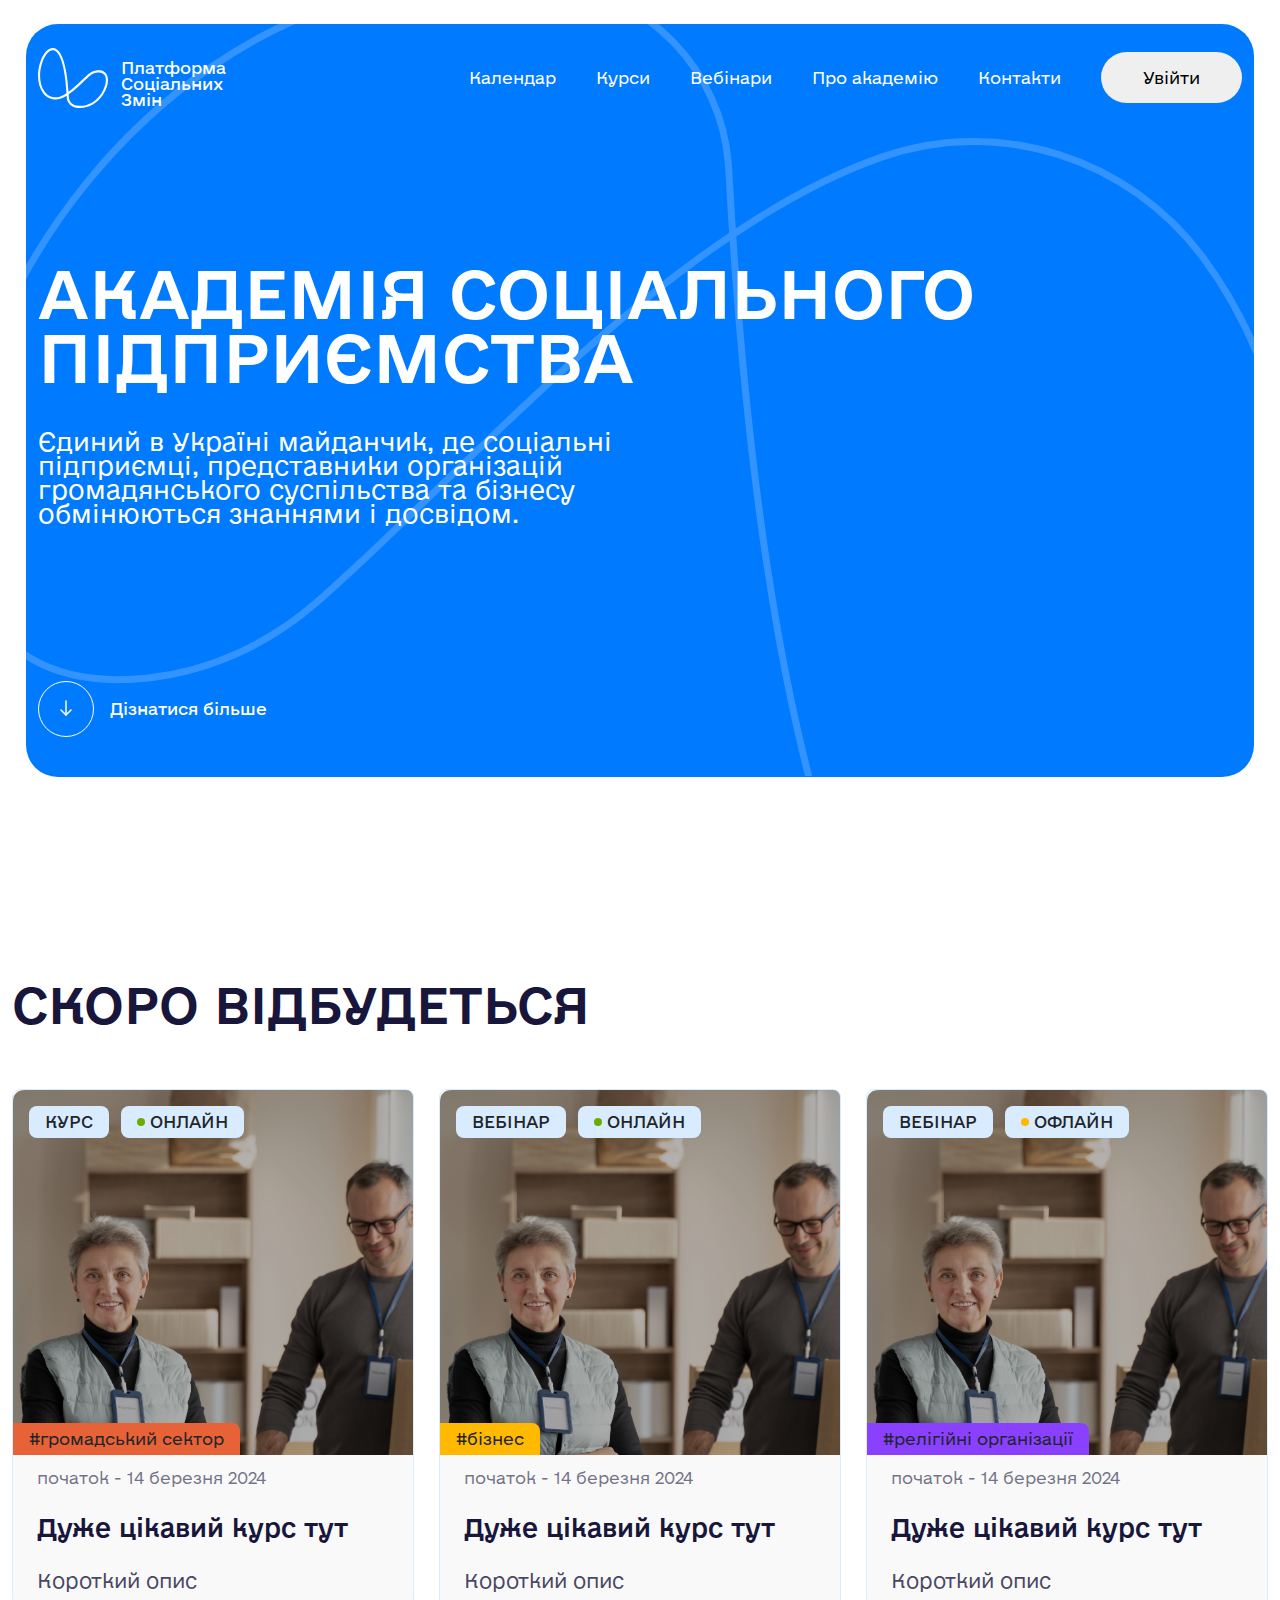
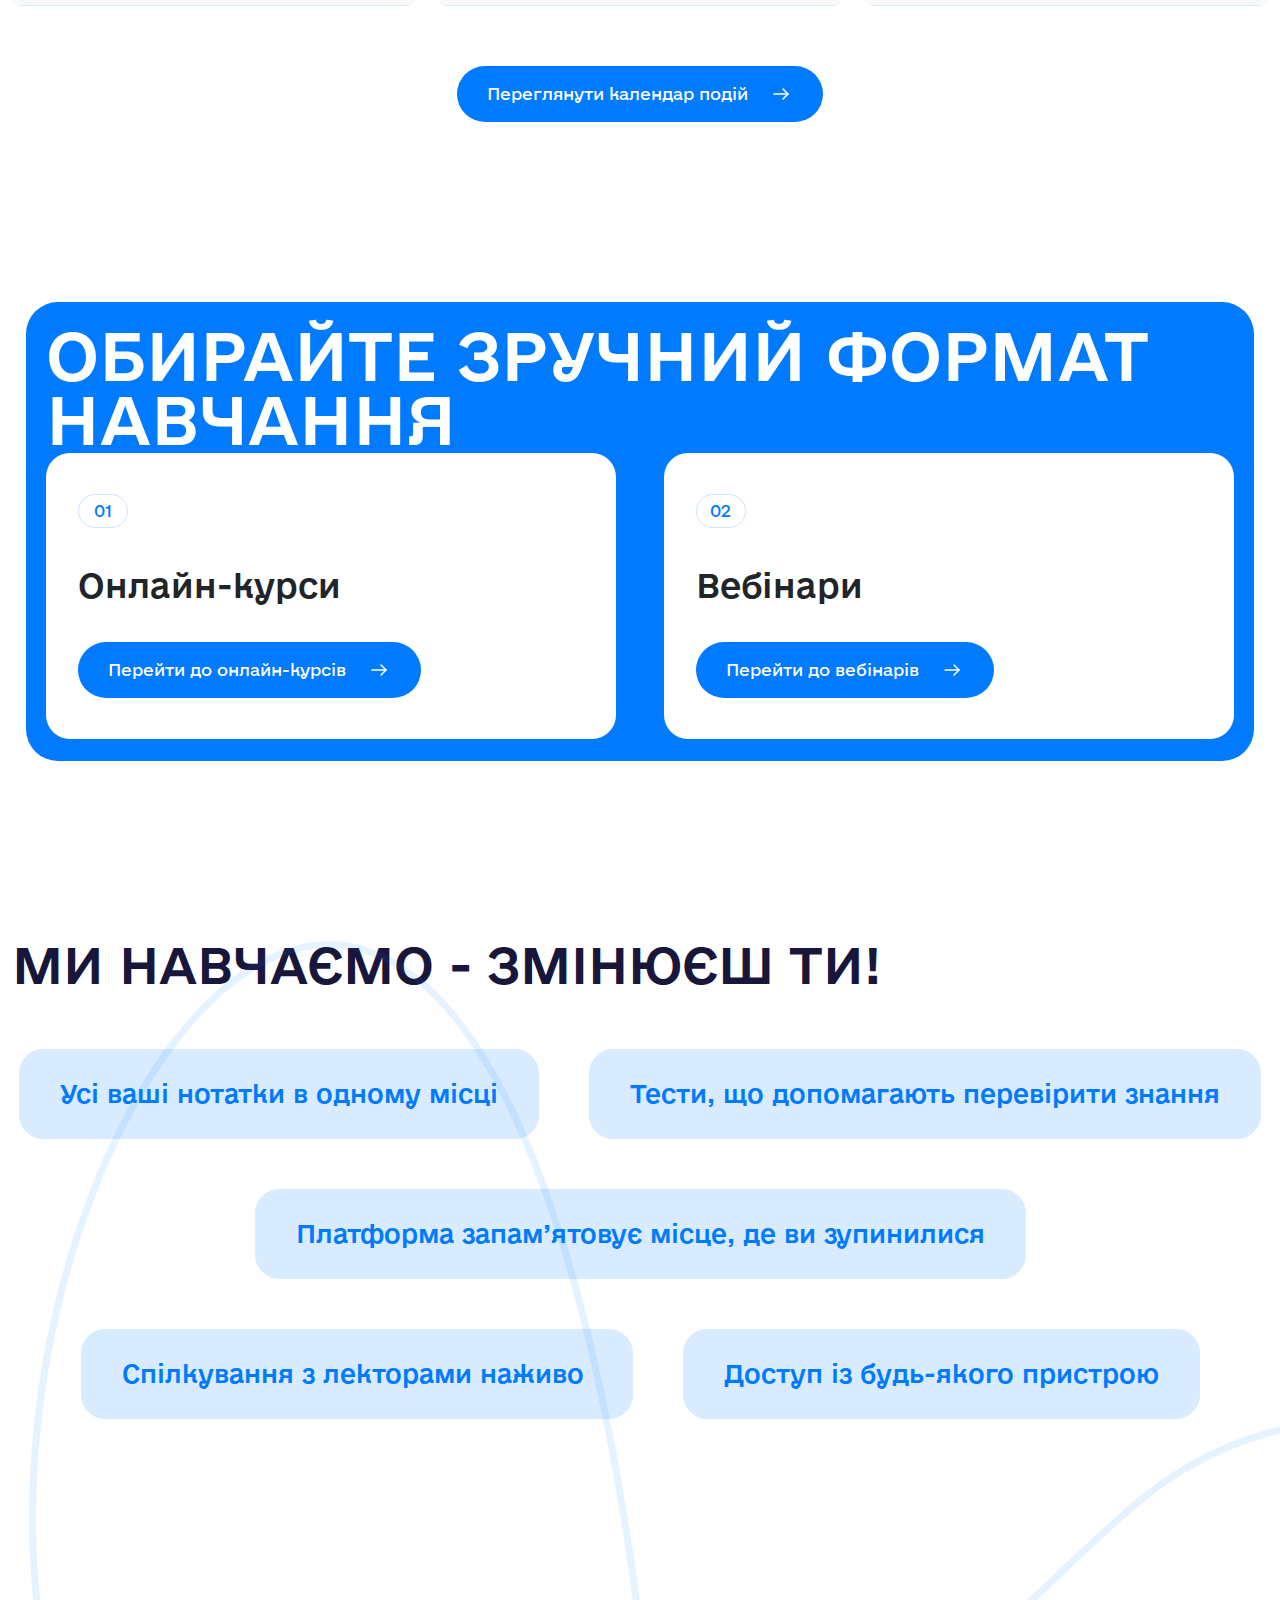
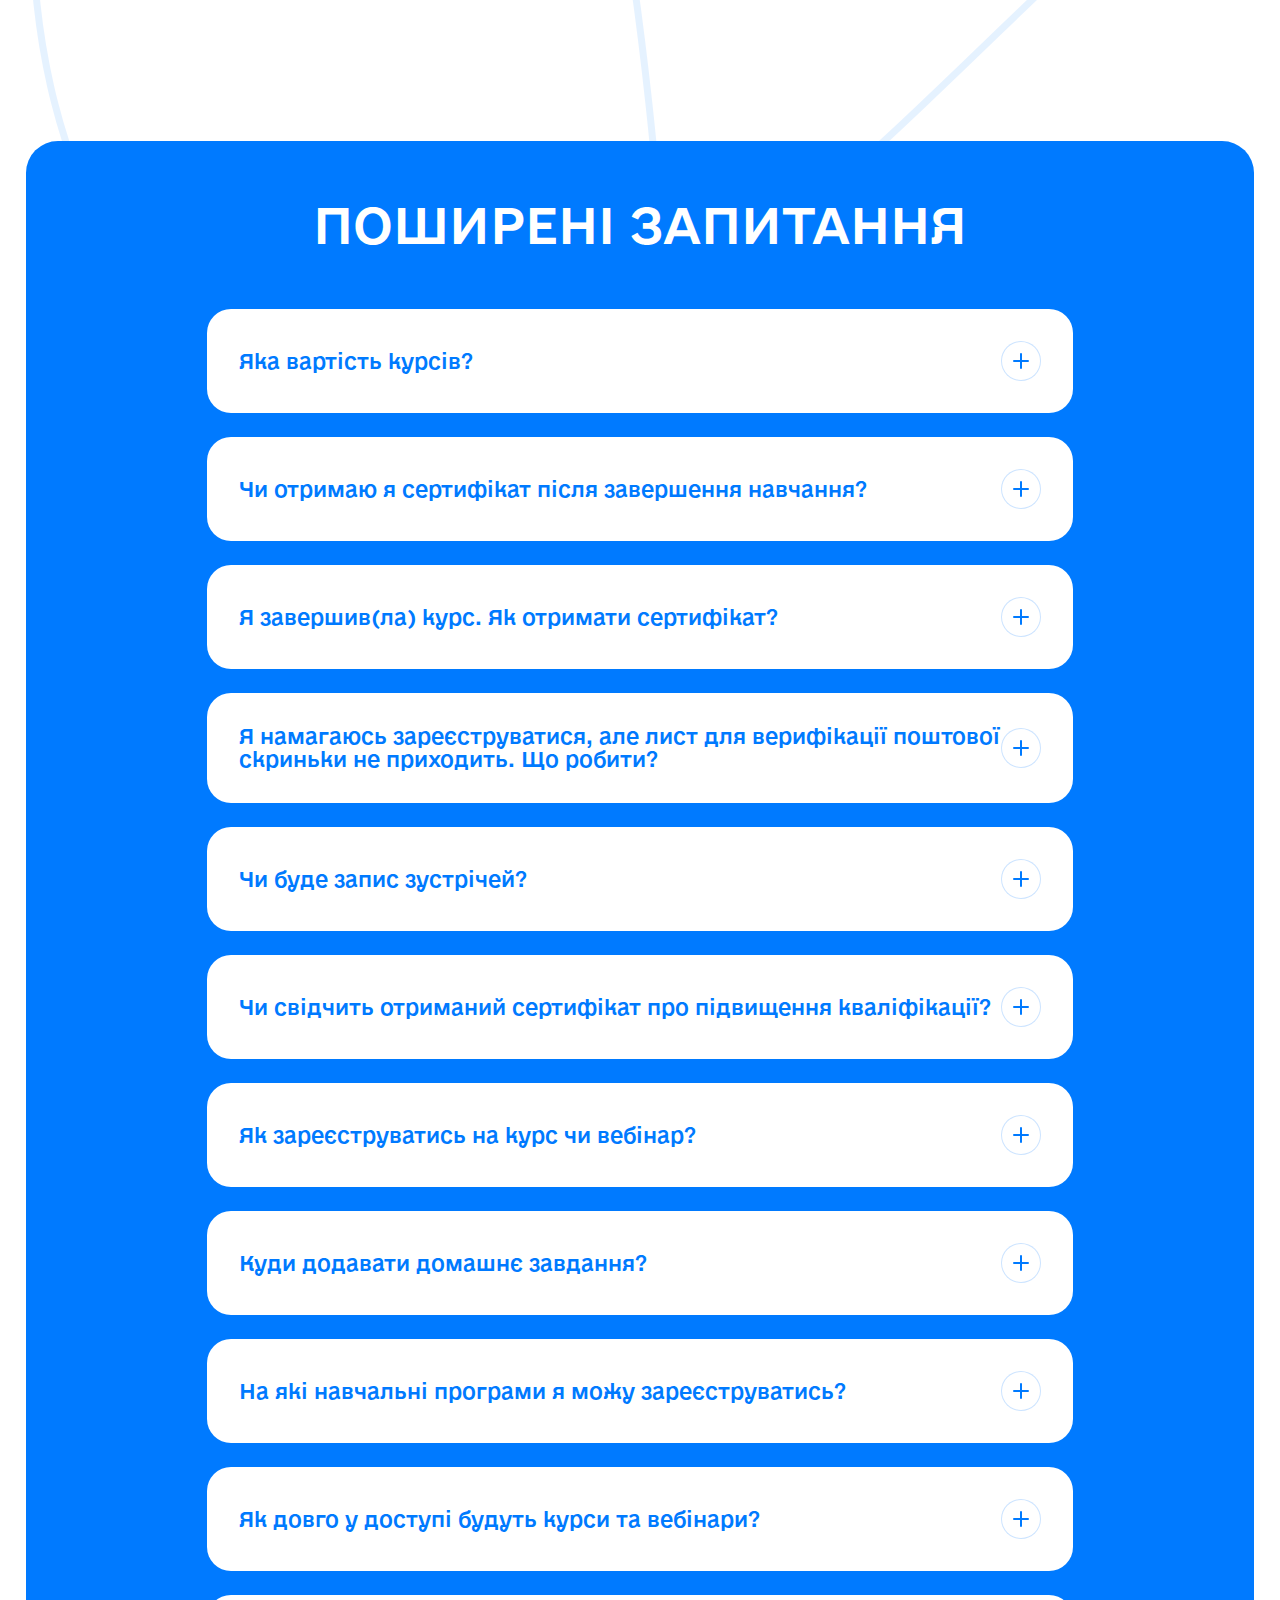
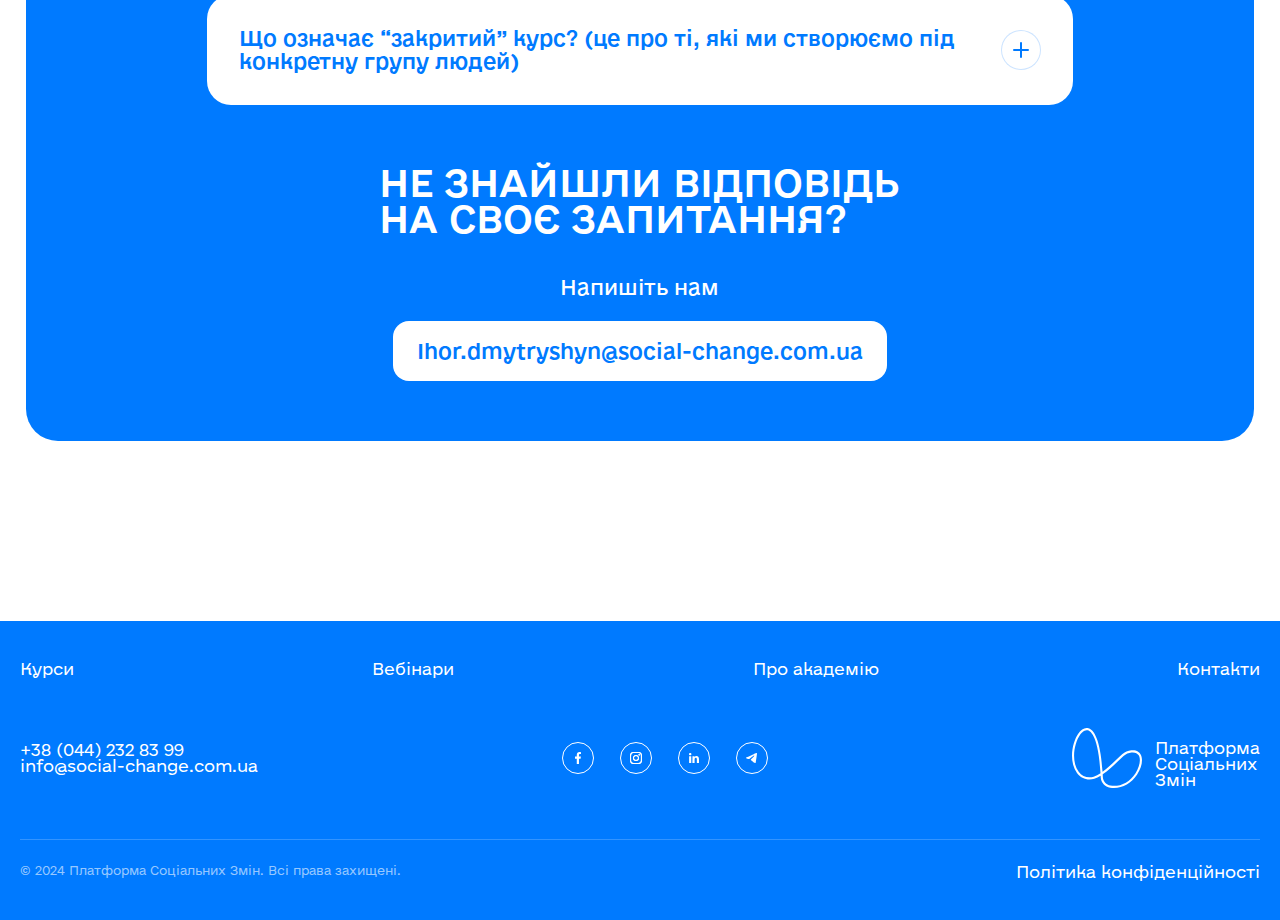
<file: index.html>
<!DOCTYPE html>
<html lang="en">

<head>
  <meta charset="UTF-8">
  <meta name="viewport" content="width=device-width, initial-scale=1.0">
  <link rel="stylesheet" href="css/bootstrap.min.css">
  <link rel="stylesheet" href="css/bootstrap-grid.min.css">
  <link rel="stylesheet" href="css/style.css">

  <title>Платформа соціальних змін</title>
</head>

<body>
  <div class="modal fade" id="exampleModal" tabindex="-1" aria-labelledby="exampleModalLabel" aria-hidden="true">
    <div class="modal-dialog modal-dialog-centered">
      <div class="modal-content">
        <h2 class="modal-title">Вхід</h2>
        <input type="email" id="exampleFormControlInput1" placeholder="E-mail">
        <div class="password-container">
          <input type="text" class="inputPassword" id="inputPassword" placeholder="Пароль">
          <span class="toggle-password" onclick="togglePassword()">
            <svg width="22" height="20" viewBox="0 0 22 20" fill="none" xmlns="http://www.w3.org/2000/svg">
              <path
                d="M9.74294 3.09232C10.1494 3.03223 10.5686 3 11.0004 3C16.1054 3 19.4553 7.50484 20.5807 9.28682C20.7169 9.5025 20.785 9.61034 20.8231 9.77667C20.8518 9.90159 20.8517 10.0987 20.8231 10.2236C20.7849 10.3899 20.7164 10.4985 20.5792 10.7156C20.2793 11.1901 19.8222 11.8571 19.2165 12.5805M5.72432 4.71504C3.56225 6.1817 2.09445 8.21938 1.42111 9.28528C1.28428 9.50187 1.21587 9.61016 1.17774 9.77648C1.1491 9.9014 1.14909 10.0984 1.17771 10.2234C1.21583 10.3897 1.28393 10.4975 1.42013 10.7132C2.54554 12.4952 5.89541 17 11.0004 17C13.0588 17 14.8319 16.2676 16.2888 15.2766M2.00042 1L20.0004 19M8.8791 7.87868C8.3362 8.42157 8.00042 9.17157 8.00042 10C8.00042 11.6569 9.34356 13 11.0004 13C11.8288 13 12.5788 12.6642 13.1217 12.1213"
                stroke="#007AFF" style="stroke:#007AFF;stroke:color(display-p3 0.0000 0.4784 1.0000);stroke-opacity:1;"
                stroke-width="2" stroke-linecap="round" stroke-linejoin="round" />
            </svg>
          </span>
        </div>
        <button class="sign_in modal-sign_in">Увійти</button>
        <div class="modal-or">
          <hr class="modal-line">
          <p>або</p>
          <hr class="modal-line">
        </div>
        <div class="social-login-buttons">
          <button class="social-button google">
            <svg width="24.000000" height="24.000000" viewBox="0 0 24 24" fill="none" xmlns="http://www.w3.org/2000/svg"
              xmlns:xlink="http://www.w3.org/1999/xlink">
              <clipPath id="clip403_13230">
                <rect id="Social icon" rx="0.000000" width="23.500000" height="23.500000"
                  transform="translate(0.250000 0.250000)" fill="white" fill-opacity="0" />
              </clipPath>
              <rect rx="0.000000" width="23.500000" height="23.500000" transform="translate(0.250000 0.250000)"
                fill="#FFFFFF" fill-opacity="0" />
              <g clip-path="url(#clip403_13230)">
                <path
                  d="M23.76 12.27C23.76 11.46 23.7 10.64 23.55 9.83L12.24 9.83L12.24 14.45L18.72 14.45C18.45 15.94 17.58 17.26 16.32 18.1L16.32 21.1L20.18 21.1C22.46 19.01 23.76 15.92 23.76 12.27Z"
                  fill="#4285F4" fill-opacity="1.000000" fill-rule="nonzero" />
                <path
                  d="M12.24 24C15.47 24 18.2 22.93 20.19 21.1L16.32 18.1C15.25 18.83 13.86 19.25 12.24 19.25C9.11 19.25 6.45 17.13 5.5 14.3L1.51 14.3L1.51 17.39C3.55 21.44 7.7 24 12.24 24Z"
                  fill="#34A853" fill-opacity="1.000000" fill-rule="nonzero" />
                <path
                  d="M5.5 14.3C4.99 12.8 4.99 11.19 5.5 9.7L5.5 6.61L1.51 6.61C-0.19 10 -0.19 14 1.51 17.39L5.5 14.3Z"
                  fill="#FBBC04" fill-opacity="1.000000" fill-rule="nonzero" />
                <path
                  d="M12.24 4.74C13.95 4.72 15.6 5.36 16.84 6.54L20.26 3.12C18.1 1.08 15.22 -0.04 12.24 0C7.7 0 3.55 2.55 1.51 6.61L5.5 9.7C6.45 6.86 9.1 4.74 12.24 4.74Z"
                  fill="#EA4335" fill-opacity="1.000000" fill-rule="nonzero" />
              </g>
            </svg>
            Вхід через Google
          </button>
          <button class="social-button facebook">
            <svg width="24" height="24" viewBox="0 0 24 24" fill="none" xmlns="http://www.w3.org/2000/svg">
              <g clip-path="url(#clip0_403_13233)">
                <path
                  d="M24 12C24 5.37258 18.6274 0 12 0C5.37258 0 0 5.37258 0 12C0 17.9895 4.3882 22.954 10.125 23.8542V15.4688H7.07812V12H10.125V9.35625C10.125 6.34875 11.9166 4.6875 14.6576 4.6875C15.9701 4.6875 17.3438 4.92188 17.3438 4.92188V7.875H15.8306C14.34 7.875 13.875 8.80008 13.875 9.75V12H17.2031L16.6711 15.4688H13.875V23.8542C19.6118 22.954 24 17.9895 24 12Z"
                  fill="#1877F2" style="fill:#1877F2;fill:color(display-p3 0.0941 0.4667 0.9490);fill-opacity:1;" />
                <path
                  d="M16.6711 15.4688L17.2031 12H13.875V9.75C13.875 8.80102 14.34 7.875 15.8306 7.875H17.3438V4.92188C17.3438 4.92188 15.9705 4.6875 14.6576 4.6875C11.9166 4.6875 10.125 6.34875 10.125 9.35625V12H7.07812V15.4688H10.125V23.8542C11.3674 24.0486 12.6326 24.0486 13.875 23.8542V15.4688H16.6711Z"
                  fill="white" style="fill:white;fill-opacity:1;" />
              </g>
              <defs>
                <clipPath id="clip0_403_13233">
                  <rect width="24" height="24" fill="white" style="fill:white;fill-opacity:1;" />
                </clipPath>
              </defs>
            </svg>
            Вхід через Facebook
          </button>
        </div>
        <p class="modal-to-registration">У вас ще немає аккаунта?
          <button class="registration" data-bs-toggle="modal"
            data-bs-target="#RegistrationModal">Зареєструватися</button>
        </p>
      </div>
    </div>
  </div>
  <div class="modal fade" id="RegistrationModal" tabindex="-1" aria-labelledby="exampleModalLabel" aria-hidden="true">
    <div class="modal-dialog modal-dialog-centered">
      <div class="modal-content">
        <h2 class="modal-title">Реєстрація</h2>
        <div class="social-login-buttons">
          <button class="social-button google">
            <svg width="24.000000" height="24.000000" viewBox="0 0 24 24" fill="none" xmlns="http://www.w3.org/2000/svg"
              xmlns:xlink="http://www.w3.org/1999/xlink">
              <clipPath id="clip403_13230">
                <rect id="Social icon" rx="0.000000" width="23.500000" height="23.500000"
                  transform="translate(0.250000 0.250000)" fill="white" fill-opacity="0" />
              </clipPath>
              <rect rx="0.000000" width="23.500000" height="23.500000" transform="translate(0.250000 0.250000)"
                fill="#FFFFFF" fill-opacity="0" />
              <g clip-path="url(#clip403_13230)">
                <path
                  d="M23.76 12.27C23.76 11.46 23.7 10.64 23.55 9.83L12.24 9.83L12.24 14.45L18.72 14.45C18.45 15.94 17.58 17.26 16.32 18.1L16.32 21.1L20.18 21.1C22.46 19.01 23.76 15.92 23.76 12.27Z"
                  fill="#4285F4" fill-opacity="1.000000" fill-rule="nonzero" />
                <path
                  d="M12.24 24C15.47 24 18.2 22.93 20.19 21.1L16.32 18.1C15.25 18.83 13.86 19.25 12.24 19.25C9.11 19.25 6.45 17.13 5.5 14.3L1.51 14.3L1.51 17.39C3.55 21.44 7.7 24 12.24 24Z"
                  fill="#34A853" fill-opacity="1.000000" fill-rule="nonzero" />
                <path
                  d="M5.5 14.3C4.99 12.8 4.99 11.19 5.5 9.7L5.5 6.61L1.51 6.61C-0.19 10 -0.19 14 1.51 17.39L5.5 14.3Z"
                  fill="#FBBC04" fill-opacity="1.000000" fill-rule="nonzero" />
                <path
                  d="M12.24 4.74C13.95 4.72 15.6 5.36 16.84 6.54L20.26 3.12C18.1 1.08 15.22 -0.04 12.24 0C7.7 0 3.55 2.55 1.51 6.61L5.5 9.7C6.45 6.86 9.1 4.74 12.24 4.74Z"
                  fill="#EA4335" fill-opacity="1.000000" fill-rule="nonzero" />
              </g>
            </svg>
            Вхід через Google
          </button>
          <button class="social-button facebook">
            <svg width="24" height="24" viewBox="0 0 24 24" fill="none" xmlns="http://www.w3.org/2000/svg">
              <g clip-path="url(#clip0_403_13233)">
                <path
                  d="M24 12C24 5.37258 18.6274 0 12 0C5.37258 0 0 5.37258 0 12C0 17.9895 4.3882 22.954 10.125 23.8542V15.4688H7.07812V12H10.125V9.35625C10.125 6.34875 11.9166 4.6875 14.6576 4.6875C15.9701 4.6875 17.3438 4.92188 17.3438 4.92188V7.875H15.8306C14.34 7.875 13.875 8.80008 13.875 9.75V12H17.2031L16.6711 15.4688H13.875V23.8542C19.6118 22.954 24 17.9895 24 12Z"
                  fill="#1877F2" style="fill:#1877F2;fill:color(display-p3 0.0941 0.4667 0.9490);fill-opacity:1;" />
                <path
                  d="M16.6711 15.4688L17.2031 12H13.875V9.75C13.875 8.80102 14.34 7.875 15.8306 7.875H17.3438V4.92188C17.3438 4.92188 15.9705 4.6875 14.6576 4.6875C11.9166 4.6875 10.125 6.34875 10.125 9.35625V12H7.07812V15.4688H10.125V23.8542C11.3674 24.0486 12.6326 24.0486 13.875 23.8542V15.4688H16.6711Z"
                  fill="white" style="fill:white;fill-opacity:1;" />
              </g>
              <defs>
                <clipPath id="clip0_403_13233">
                  <rect width="24" height="24" fill="white" style="fill:white;fill-opacity:1;" />
                </clipPath>
              </defs>
            </svg>
            Вхід через Facebook
          </button>
        </div>
        <div class="modal-or">
          <hr class="modal-line">
          <p>або</p>
          <hr class="modal-line">
        </div>
        <input type="text" id="inputName" placeholder="І'мя">
        <input type="text" id="inputSurname" placeholder="Прізвище">
        <input type="tel" id="inputNumber" placeholder="Телефон" pattern="^\+380\s\(\d{2}\)\s\d{3}-\d{2}-\d{2}$">
        <input type="email" id="exampleFormControlInput2" placeholder="E-mail">


        <div class="password-container">
          <input type="password" class="inputPassword" id="inputPassword2" placeholder="Пароль">
          <span class="toggle-password" onclick="togglePassword()">
            <svg width="22" height="20" viewBox="0 0 22 20" fill="none" xmlns="http://www.w3.org/2000/svg">
              <path
                d="M9.74294 3.09232C10.1494 3.03223 10.5686 3 11.0004 3C16.1054 3 19.4553 7.50484 20.5807 9.28682C20.7169 9.5025 20.785 9.61034 20.8231 9.77667C20.8518 9.90159 20.8517 10.0987 20.8231 10.2236C20.7849 10.3899 20.7164 10.4985 20.5792 10.7156C20.2793 11.1901 19.8222 11.8571 19.2165 12.5805M5.72432 4.71504C3.56225 6.1817 2.09445 8.21938 1.42111 9.28528C1.28428 9.50187 1.21587 9.61016 1.17774 9.77648C1.1491 9.9014 1.14909 10.0984 1.17771 10.2234C1.21583 10.3897 1.28393 10.4975 1.42013 10.7132C2.54554 12.4952 5.89541 17 11.0004 17C13.0588 17 14.8319 16.2676 16.2888 15.2766M2.00042 1L20.0004 19M8.8791 7.87868C8.3362 8.42157 8.00042 9.17157 8.00042 10C8.00042 11.6569 9.34356 13 11.0004 13C11.8288 13 12.5788 12.6642 13.1217 12.1213"
                stroke="#007AFF" style="stroke:#007AFF;stroke:color(display-p3 0.0000 0.4784 1.0000);stroke-opacity:1;"
                stroke-width="2" stroke-linecap="round" stroke-linejoin="round" />
            </svg>
          </span>
        </div>
        <div class="password-container">
          <input type="password" class="inputPassword" id="confirmPassword" aria-describedby="passwordHelpBlock"
            placeholder="Підтвердіть пароль">
          <span class="toggle-password" onclick="togglePassword()">
            <svg width="22" height="20" viewBox="0 0 22 20" fill="none" xmlns="http://www.w3.org/2000/svg">
              <path
                d="M9.74294 3.09232C10.1494 3.03223 10.5686 3 11.0004 3C16.1054 3 19.4553 7.50484 20.5807 9.28682C20.7169 9.5025 20.785 9.61034 20.8231 9.77667C20.8518 9.90159 20.8517 10.0987 20.8231 10.2236C20.7849 10.3899 20.7164 10.4985 20.5792 10.7156C20.2793 11.1901 19.8222 11.8571 19.2165 12.5805M5.72432 4.71504C3.56225 6.1817 2.09445 8.21938 1.42111 9.28528C1.28428 9.50187 1.21587 9.61016 1.17774 9.77648C1.1491 9.9014 1.14909 10.0984 1.17771 10.2234C1.21583 10.3897 1.28393 10.4975 1.42013 10.7132C2.54554 12.4952 5.89541 17 11.0004 17C13.0588 17 14.8319 16.2676 16.2888 15.2766M2.00042 1L20.0004 19M8.8791 7.87868C8.3362 8.42157 8.00042 9.17157 8.00042 10C8.00042 11.6569 9.34356 13 11.0004 13C11.8288 13 12.5788 12.6642 13.1217 12.1213"
                stroke="#007AFF" style="stroke:#007AFF;stroke:color(display-p3 0.0000 0.4784 1.0000);stroke-opacity:1;"
                stroke-width="2" stroke-linecap="round" stroke-linejoin="round" />
            </svg>
          </span>
        </div>


        <label>
          <input class="real-checkbox" type="checkbox" id="confirmDog">
          <span class="custom-checkbox"></span>
          Я примаю <a href="confident.html"> Договір публічної оферти</a>
        </label>

        <button class="sign_in modal-sign_in">Зареєструватися</button>
        <p class="modal-to-registration">У вас є аккаунт?
          <button class="registration" data-bs-toggle="modal" data-bs-target="#exampleModal">Увійти</button>
        </p>
      </div>
    </div>
  </div>
  <section class="start-section blue-block">
    <svg class="start-section__backround-svg" width="1300" height="752" viewBox="0 0 1300 752" fill="none"
      xmlns="http://www.w3.org/2000/svg">
      <path opacity="0.2"
        d="M1249.01 233.496C1175.14 133.907 1045.46 92.2497 928.36 132.881C716.187 206.497 508.403 451.746 362.256 578.659C314.952 619.741 256.789 646.983 194.54 653.936C-203.538 698.427 65.0782 -113.616 603.875 -40.3168C695.622 -27.8359 767.173 47.2416 774.32 139.62C774.534 142.402 774.726 145.229 774.881 148.1C785.178 335.462 802.616 489.566 825.143 614.773C1015.62 1673.38 1570.06 666.336 1249.01 233.503V233.496Z"
        stroke="white" style="stroke:white;stroke-opacity:1;" stroke-width="7" stroke-miterlimit="10" />
    </svg>
    <div class="container start-section__container">
      <header class="start-section__header header">
        <a class="start-section__icon icon" href="index.html"><img class="icon__img" src="icons/Vector (2).svg" alt="">
          <p class="icon__text">Платформа <br> Соціальних <br> Змін</p>
        </a>
        <nav class="start__nav nav-menu">
          <ul class="nav-menu__list">
            <li class="nav-menu__list-item"><a href="calendar.html">Календар</a></li>
            <li class="nav-menu__list-item"><a href="courses.html">Курси</a></li>
            <li class="nav-menu__list-item"><a href="webinars.html">Вебінари</a></li>
            <li class="nav-menu__list-item"><a href="about.html">Про академію</a></li>
            <li class="nav-menu__list-item"><a href="contacts.html">Контакти</a></li>
            <li class="nav-menu__list-item">
              <button class="sign_in" data-bs-toggle="modal" data-bs-target="#exampleModal">Увійти</button>
            </li>
          </ul>
        </nav>
        <div class="burger-menu">
          <span></span>
          <span></span>
          <span></span>
        </div>
      </header>
      <div class="start-section__text">
        <h2 class="start-section__title title_white">
          Академія соціального <br>підприємства
        </h2>
        <div class="start-section__p">
          Єдиний в Україні майданчик, де соціальні підприємці, представники організацій громадянського суспільства та
          бізнесу обмінюються знаннями і досвідом.
        </div>
      </div>
      <div class="start-section__more-info more-info">
        <div class="more-info__circle circle">
          <a href=""><img src="img/Arrow, Download, Save, Upload.svg" alt="" srcset=""></a>
        </div>
        <p class="more-info__text">Дізнатися більше</p>
      </div>
    </div>
  </section>
  <section class="second-section">
    <div class="second-section__container container">
      <h2 class="second-section__title title-black">
        СКОРО ВІДБУДЕТЬСЯ
      </h2>
      <div class="second-section__soon-events">
        <div class="event-card">
          <div class="event-card__top">
            <div class="event-card__course">
              <p>КУРС</p>
            </div>
            <div class="event-card__online">
              <div class="event-card__dot dot dot_green"></div>
              <p>ОНЛАЙН</p>
            </div>
          </div>
          <div class="event-card__bottom">
            <div class="event-card__hashtag grom">
              <p>#громадський сектор</p>
            </div>
          </div>
          <a class="event-card__subtext" href="card.html">
            <p class="event-card__date">початок - 14 березня 2024</p>
            <h3 class="event-card__course-title">Дуже цікавий курс тут</h3>
            <p class="event-card__description">Короткий опис</p>
          </a>
        </div>
        <div class="event-card">
          <div class="event-card__top">
            <div class="event-card__course">
              <p>ВЕБІНАР</p>
            </div>
            <div class="event-card__online">
              <div class="event-card__dot dot dot_green"></div>
              <p>ОНЛАЙН</p>
            </div>
          </div>
          <div class="event-card__bottom">
            <div class="event-card__hashtag bus">
              <p>#бізнес</p>
            </div>
          </div>
          <a class="event-card__subtext" href="card.html">
            <p class="event-card__date">початок - 14 березня 2024</p>
            <h3 class="event-card__course-title">Дуже цікавий курс тут</h3>
            <p class="event-card__description">Короткий опис</p>
          </a>
        </div>
        <div class="event-card">
          <div class="event-card__top">
            <div class="event-card__course">
              <p>ВЕБІНАР</p>
            </div>
            <div class="event-card__online">
              <div class="event-card__dot dot dot_red"></div>
              <p>ОФЛАЙН</p>
            </div>
          </div>
          <div class="event-card__bottom">
            <div class="event-card__hashtag rel">
              <p>#релігійні організації</p>
            </div>
          </div>
          <a class="event-card__subtext" href="card.html">
            <p class="event-card__date">початок - 14 березня 2024</p>
            <h3 class="event-card__course-title">Дуже цікавий курс тут</h3>
            <p class="event-card__description">Короткий опис</p>
          </a>
        </div>
      </div>

      <div class="second-section__to-events to-button">
        <a href="">
          Переглянути календар подій
        </a>
        <img class="to-button__arrow" src="img/Arrow, Download, Save, Upload.svg" alt="" srcset="">
      </div>
    </div>
  </section>
  <section class="third-section blue-block">
    <div class="third-section__container container">
      <h2 class="third-section__title title_white">ОБИРАЙТЕ ЗРУЧНИЙ ФОРМАТ НАВЧАННЯ</h2>
      <div class="third-section__course-vebinars course-vebinars">
        <div class="course-vebinars__course-vebinar">
          <div class="course-vebinars__number">01</div>
          <h2 class="course-vebinars__title">Онлайн-курси</h2>
          <div class="course-vebinars__button to-button">
            <a href="">
              Перейти до онлайн-курсів
            </a>
            <img class="to-button__arrow" src="img/Arrow, Download, Save, Upload.svg" alt="" srcset="">
          </div>
        </div>
        <div class="course-vebinars__course-vebinar">
          <div class="course-vebinars__number">02</div>
          <h2 class="course-vebinars__title">Вебінари</h2>
          <div class="course-vebinars__button to-button">
            <a href="">
              Перейти до вебінарів
            </a>
            <img class="to-button__arrow" src="img/Arrow, Download, Save, Upload.svg" alt="" srcset="">
          </div>
        </div>
      </div>
    </div>
  </section>
  <section class="fourth-section">
    <div class="fourth-section__container container">
      <svg class="fourth-section__background" width="1507.041016" height="1264.575806" viewBox="0 0 1507.04 1264.58"
        fill="none" xmlns="http://www.w3.org/2000/svg" xmlns:xlink="http://www.w3.org/1999/xlink">
        <desc>
          Created with Pixso.
        </desc>
        <defs />
        <g opacity="0.100000">
          <path id="Vector"
            d="M471.1 1062.76C708.07 980.69 940.13 707.31 1103.35 565.83C1156.18 520.04 1221.15 489.67 1290.66 481.92C1735.27 432.34 1435.26 1337.54 833.5 1255.82C731.04 1241.92 651.12 1158.23 643.14 1055.25C642.9 1052.15 642.69 1049 642.52 1045.8C631.02 836.94 611.54 665.16 586.38 525.59C373.65 -654.45 -245.58 468.12 112.98 950.6C195.48 1061.62 340.32 1108.05 471.1 1062.76Z"
            stroke="#007CFF" stroke-opacity="1.000000" stroke-width="7.000000" stroke-linejoin="round" />
        </g>
      </svg>

      <h2 class="fourth-section__title title-black">МИ НАВЧАЄМО - ЗМІНЮЄШ ТИ!</h2>
      <div class="fourth-section__notion">
        <div class="fourth-section__note note">
          <p>Усі ваші нотатки в одному місці</p>
        </div>
        <div class="fourth-section__note note">
          <p>Тести, що допомагають перевірити знання</p>
        </div>
        <div class="fourth-section__note note">
          <p>Платформа запам’ятовує місце, де ви зупинилися</p>
        </div>
        <div class="fourth-section__note note">
          <p>Спілкування з лекторами наживо </p>
        </div>
        <div class="fourth-section__note note">
          <p>Доступ із будь-якого пристрою</p>
        </div>
      </div>
    </div>
  </section>
  <section class="question-section blue-block">
    <div class="question-section__container container">
      <h2 class="question-section__title title_white">ПОШИРЕНІ ЗАПИТАННЯ</h2>
      <div class="question-section__accordions">
        <div class="accordion-item">
          <h2 class="accordion-header">
            <button class="accordion-button collapsed" type="button" data-bs-toggle="collapse"
              data-bs-target="#collapseOne" aria-expanded="true" aria-controls="collapseOne">
              Яка вартість курсів? 
            </button>
          </h2>
          <div id="collapseOne" class="accordion-collapse collapse" data-bs-parent="#accordionExample">
            <div class="accordion-body">
              Усі курси на платформі – безкоштовні. За бажанням ви можете підтримати наш проєкт.
            </div>
          </div>
        </div>
        <div class="accordion-item">
          <h2 class="accordion-header">
            <button class="accordion-button collapsed" type="button" data-bs-toggle="collapse"
              data-bs-target="#collapseTwo" aria-expanded="false" aria-controls="collapseTwo">
              Чи отримаю я сертифікат після завершення навчання?
            </button>
          </h2>
          <div id="collapseTwo" class="accordion-collapse collapse" data-bs-parent="#accordionExample">
            <div class="accordion-body">
              Ви зможете отримати сертифікат за умови, якщо виконали щонайменше 70% завдань курсу.
            </div>
          </div>
        </div>
        <div class="accordion-item">
          <h2 class="accordion-header">
            <button class="accordion-button collapsed" type="button" data-bs-toggle="collapse"
              data-bs-target="#collapseThree" aria-expanded="false" aria-controls="collapseThree">
              Я завершив(ла) курс. Як отримати сертифікат?
            </button>
          </h2>
          <div id="collapseThree" class="accordion-collapse collapse" data-bs-parent="#accordionExample">
            <div class="accordion-body">
              Після завершення курсу та виконання не менше 70% завдань курсу ви можете скачати сертифікат у вашому
              кабінеті.
            </div>
          </div>
        </div>
        <div class="accordion-item">
          <h2 class="accordion-header">
            <button class="accordion-button collapsed" type="button" data-bs-toggle="collapse"
              data-bs-target="#collapseFourth" aria-expanded="false" aria-controls="collapseThree">
              Я намагаюсь зареєструватися, але лист для верифікації поштової скриньки не приходить. Що робити?
            </button>
          </h2>
          <div id="collapseFourth" class="accordion-collapse collapse" data-bs-parent="#accordionExample">
            <div class="accordion-body">
              Лист про реєстрацію може прийти із затримкою. Крім того, він може потрапити до папок «небажаної пошти», у
              «спам», до вкладки «реклама» тощо. Зачекайте 15 хвилин. Якщо лист не прийшов, спробуйте пройти реєстрацію
              ще раз.
            </div>
          </div>
        </div>
        <div class="accordion-item">
          <h2 class="accordion-header">
            <button class="accordion-button collapsed" type="button" data-bs-toggle="collapse" data-bs-target="#fifth"
              aria-expanded="false" aria-controls="collapseThree">
              Чи буде запис зустрічей?
            </button>
          </h2>
          <div id="fifth" class="accordion-collapse collapse" data-bs-parent="#accordionExample">
            <div class="accordion-body">
              Кожен вебінар та курс записується. Якщо ви ще не бачите відеозапис, то він перебуває на опрацюванні.
            </div>
          </div>
        </div>
        <div class="accordion-item">
          <h2 class="accordion-header">
            <button class="accordion-button collapsed" type="button" data-bs-toggle="collapse" data-bs-target="#sixth"
              aria-expanded="false" aria-controls="collapseThree">
              Чи свідчить отриманий сертифікат
              про підвищення кваліфікації?
            </button>
          </h2>
          <div id="sixth" class="accordion-collapse collapse" data-bs-parent="#accordionExample">
            <div class="accordion-body">
              Сертифікат засвідчує, що ви завершили навчальний курс.
            </div>
          </div>
        </div>
        <div class="accordion-item">
          <h2 class="accordion-header">
            <button class="accordion-button collapsed" type="button" data-bs-toggle="collapse" data-bs-target="#seventh"
              aria-expanded="false" aria-controls="collapseThree">
              Як зареєструватись на курс чи вебінар?
            </button>
          </h2>
          <div id="seventh" class="accordion-collapse collapse" data-bs-parent="#accordionExample">
            <div class="accordion-body">
              Щоб зареєструватись на курс чи вебінар потрібно спочатку зареєструватись на онлайн-платформі. Після чого у
              вас з’явиться можливість додавати у кабінет бажані курси чи вебінари.
            </div>
          </div>
        </div>
        <div class="accordion-item">
          <h2 class="accordion-header">
            <button class="accordion-button collapsed" type="button" data-bs-toggle="collapse" data-bs-target="#eight"
              aria-expanded="false" aria-controls="collapseThree">
              Куди додавати домашнє завдання?
            </button>
          </h2>
          <div id="eight" class="accordion-collapse collapse" data-bs-parent="#accordionExample">
            <div class="accordion-body">
              Якщо ви навчаєтесь на курсі, у вас є можливість виконувати практичні завдання. Кожен курс має модулі, у
              кожному модулі є пункт «Зафіксуй свої зання», куди потрібно прикріплювати виконані завдання.
            </div>
          </div>
        </div>
        <div class="accordion-item">
          <h2 class="accordion-header">
            <button class="accordion-button collapsed" type="button" data-bs-toggle="collapse" data-bs-target="#nineth"
              aria-expanded="false" aria-controls="collapseThree">
              На які навчальні програми я можу зареєструватись?
            </button>
          </h2>
          <div id="nineth" class="accordion-collapse collapse" data-bs-parent="#accordionExample">
            <div class="accordion-body">
              Ви можете зареєструватись на будь-яку навчальну програму, яка є у відкритому доступі.
            </div>
          </div>
        </div>
        <div class="accordion-item">
          <h2 class="accordion-header">
            <button class="accordion-button collapsed" type="button" data-bs-toggle="collapse" data-bs-target="#ten"
              aria-expanded="false" aria-controls="collapseThree">
              Як довго у доступі будуть курси та вебінари?
            </button>
          </h2>
          <div id="ten" class="accordion-collapse collapse" data-bs-parent="#accordionExample">
            <div class="accordion-body">
              Доступи учасників, які долучились до курсів та вебінарів залишаться до невизначеного періоду.

            </div>
          </div>
        </div>
        <div class="accordion-item">
          <h2 class="accordion-header">
            <button class="accordion-button collapsed" type="button" data-bs-toggle="collapse" data-bs-target="#eleven"
              aria-expanded="false" aria-controls="collapseThree">
              Що означає “закритий” курс?
              (це про ті, які ми створюємо під конкретну групу людей)
            </button>
          </h2>
          <div id="eleven" class="accordion-collapse collapse" data-bs-parent="#accordionExample">
            <div class="accordion-body">
              Закриті курси призначені для учасників, які пройшли відбірковий конкурс на навчання.
            </div>
          </div>
        </div>
      </div>

      <h2 class="question-section__subtitle title_white">Не знайшли відповідь <br> на своє запитання?</h2>
      <p class="question-section__text-us">Напишіть нам</p>
      <div class="question-section__mail">
        <p>
          Ihor.dmytryshyn@social-change.com.ua
        </p>
      </div>
    </div>
  </section>
  <footer class="footer-main footer">
    <div class="footer__container container">
      <div class="footer__topics">
        <a href="courses.html">Курси</a>
        <a href="webinars.html">Вебінари</a>
        <a href="about.html">Про академію</a>
        <a href="contacts.html">Контакти</a>
      </div>
      <div class="footer__info">
        <div class="footer__number-mail">
          <p>+38 (044) 232 83 99</p>
          <p>info@social-change.com.ua</p>
        </div>
        <div class="footer__socials">
          <a href="" class="footer__social"><img src="icons/facebook.svg" alt=""></a>
          <a href="" class="footer__social"><img src="icons/insta.svg" alt=""></a>
          <a href="" class="footer__social"><img src="icons/linkedin.svg" alt=""></a>
          <a href="" class="footer__social"><img src="icons/tg.svg" alt=""></a>
        </div>
        <div class="footer__icon icon">
          <img class="icon__img" src="icons/Vector (2).svg" alt="">
          <p class="icon__text">Платформа <br> Соціальних <br> Змін</p>
        </div>
      </div>
      <div class="footer__copyright">
        <p>© 2024 Платформа Соціальних Змін. Всі права захищені.</p>
        <a href="confident.html">Політика конфіденційності</a>
      </div>
    </div>
  </footer>
  <script src="js/bootstrap.bundle.min.js"></script>
  <script src="js/passwordChanger.js"></script>
  <script src="js/burger.js"></script>
</body>

</html>
</file>
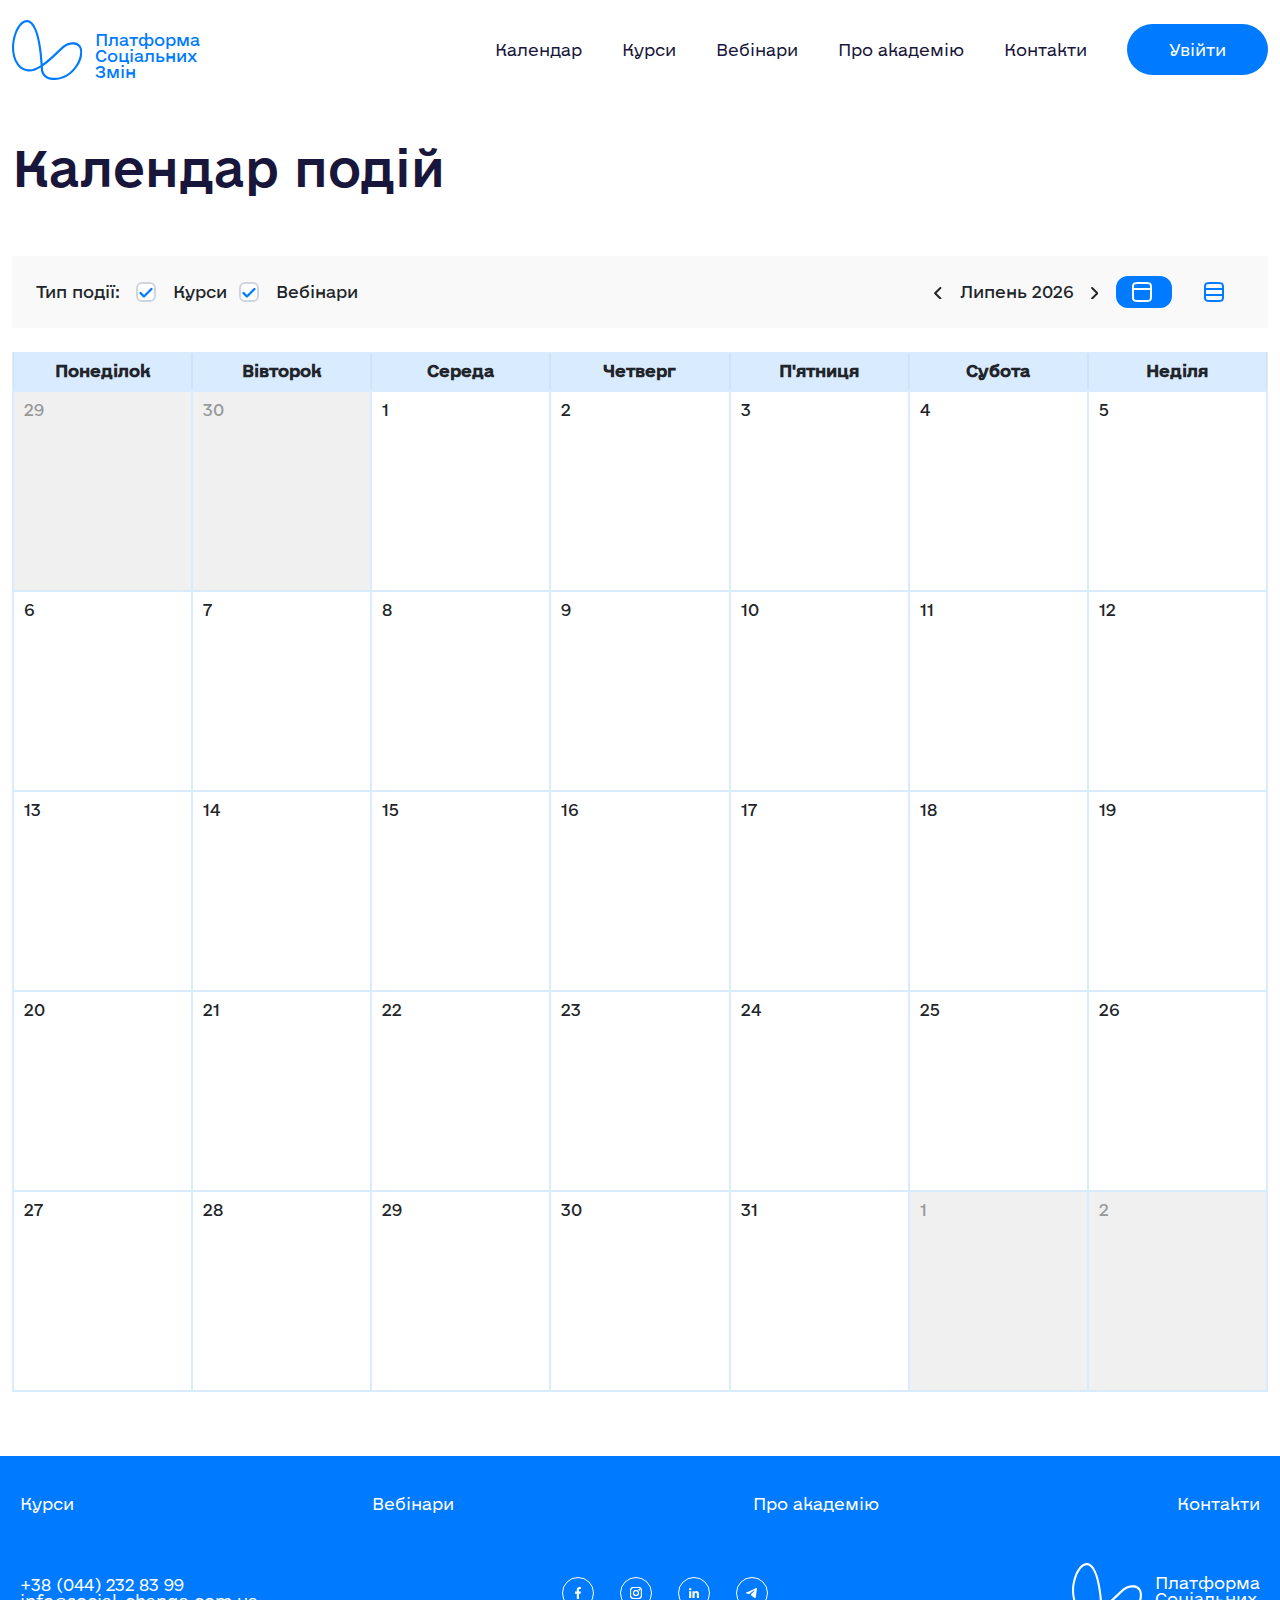
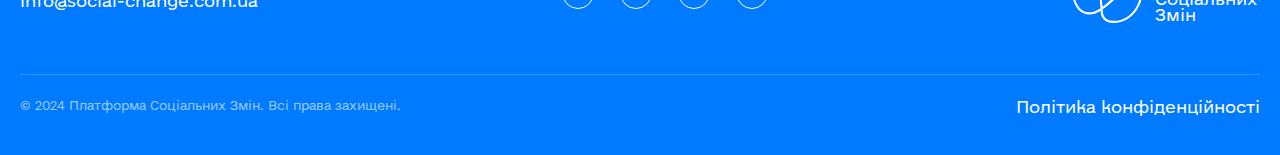
<file: calendar.html>
<!DOCTYPE html>
<html lang="en">

<head>
  <meta charset="UTF-8">
  <meta name="viewport" content="width=device-width, initial-scale=1.0">
  <link rel="stylesheet" href="css/bootstrap.min.css">
  <link rel="stylesheet" href="css/bootstrap-grid.min.css">
  <link rel="stylesheet" href="css/calendar.css">
  <title>Document</title>
</head>

<body>
  <div class="modal fade" id="exampleModal" tabindex="-1" aria-labelledby="exampleModalLabel" aria-hidden="true">
    <div class="modal-dialog modal-dialog-centered">
      <div class="modal-content">
        <h2 class="modal-title">Вхід</h2>
        <input type="email" id="exampleFormControlInput1" placeholder="E-mail">
        <div class="password-container">
          <input type="text" class="inputPassword" id="inputPassword" placeholder="Пароль">
          <span class="toggle-password" onclick="togglePassword()">
            <svg width="22" height="20" viewBox="0 0 22 20" fill="none" xmlns="http://www.w3.org/2000/svg">
              <path
                d="M9.74294 3.09232C10.1494 3.03223 10.5686 3 11.0004 3C16.1054 3 19.4553 7.50484 20.5807 9.28682C20.7169 9.5025 20.785 9.61034 20.8231 9.77667C20.8518 9.90159 20.8517 10.0987 20.8231 10.2236C20.7849 10.3899 20.7164 10.4985 20.5792 10.7156C20.2793 11.1901 19.8222 11.8571 19.2165 12.5805M5.72432 4.71504C3.56225 6.1817 2.09445 8.21938 1.42111 9.28528C1.28428 9.50187 1.21587 9.61016 1.17774 9.77648C1.1491 9.9014 1.14909 10.0984 1.17771 10.2234C1.21583 10.3897 1.28393 10.4975 1.42013 10.7132C2.54554 12.4952 5.89541 17 11.0004 17C13.0588 17 14.8319 16.2676 16.2888 15.2766M2.00042 1L20.0004 19M8.8791 7.87868C8.3362 8.42157 8.00042 9.17157 8.00042 10C8.00042 11.6569 9.34356 13 11.0004 13C11.8288 13 12.5788 12.6642 13.1217 12.1213"
                stroke="#007AFF" style="stroke:#007AFF;stroke:color(display-p3 0.0000 0.4784 1.0000);stroke-opacity:1;"
                stroke-width="2" stroke-linecap="round" stroke-linejoin="round" />
            </svg>
          </span>
        </div>
        <button class="sign_in modal-sign_in">Увійти</button>
        <div class="modal-or">
          <hr class="modal-line">
          <p>або</p>
          <hr class="modal-line">
        </div>
        <div class="social-login-buttons">
          <button class="social-button google">
            <svg width="24.000000" height="24.000000" viewBox="0 0 24 24" fill="none" xmlns="http://www.w3.org/2000/svg"
              xmlns:xlink="http://www.w3.org/1999/xlink">
              <clipPath id="clip403_13230">
                <rect id="Social icon" rx="0.000000" width="23.500000" height="23.500000"
                  transform="translate(0.250000 0.250000)" fill="white" fill-opacity="0" />
              </clipPath>
              <rect rx="0.000000" width="23.500000" height="23.500000" transform="translate(0.250000 0.250000)"
                fill="#FFFFFF" fill-opacity="0" />
              <g clip-path="url(#clip403_13230)">
                <path
                  d="M23.76 12.27C23.76 11.46 23.7 10.64 23.55 9.83L12.24 9.83L12.24 14.45L18.72 14.45C18.45 15.94 17.58 17.26 16.32 18.1L16.32 21.1L20.18 21.1C22.46 19.01 23.76 15.92 23.76 12.27Z"
                  fill="#4285F4" fill-opacity="1.000000" fill-rule="nonzero" />
                <path
                  d="M12.24 24C15.47 24 18.2 22.93 20.19 21.1L16.32 18.1C15.25 18.83 13.86 19.25 12.24 19.25C9.11 19.25 6.45 17.13 5.5 14.3L1.51 14.3L1.51 17.39C3.55 21.44 7.7 24 12.24 24Z"
                  fill="#34A853" fill-opacity="1.000000" fill-rule="nonzero" />
                <path
                  d="M5.5 14.3C4.99 12.8 4.99 11.19 5.5 9.7L5.5 6.61L1.51 6.61C-0.19 10 -0.19 14 1.51 17.39L5.5 14.3Z"
                  fill="#FBBC04" fill-opacity="1.000000" fill-rule="nonzero" />
                <path
                  d="M12.24 4.74C13.95 4.72 15.6 5.36 16.84 6.54L20.26 3.12C18.1 1.08 15.22 -0.04 12.24 0C7.7 0 3.55 2.55 1.51 6.61L5.5 9.7C6.45 6.86 9.1 4.74 12.24 4.74Z"
                  fill="#EA4335" fill-opacity="1.000000" fill-rule="nonzero" />
              </g>
            </svg>
            Вхід через Google
          </button>
          <button class="social-button facebook">
            <svg width="24" height="24" viewBox="0 0 24 24" fill="none" xmlns="http://www.w3.org/2000/svg">
              <g clip-path="url(#clip0_403_13233)">
                <path
                  d="M24 12C24 5.37258 18.6274 0 12 0C5.37258 0 0 5.37258 0 12C0 17.9895 4.3882 22.954 10.125 23.8542V15.4688H7.07812V12H10.125V9.35625C10.125 6.34875 11.9166 4.6875 14.6576 4.6875C15.9701 4.6875 17.3438 4.92188 17.3438 4.92188V7.875H15.8306C14.34 7.875 13.875 8.80008 13.875 9.75V12H17.2031L16.6711 15.4688H13.875V23.8542C19.6118 22.954 24 17.9895 24 12Z"
                  fill="#1877F2" style="fill:#1877F2;fill:color(display-p3 0.0941 0.4667 0.9490);fill-opacity:1;" />
                <path
                  d="M16.6711 15.4688L17.2031 12H13.875V9.75C13.875 8.80102 14.34 7.875 15.8306 7.875H17.3438V4.92188C17.3438 4.92188 15.9705 4.6875 14.6576 4.6875C11.9166 4.6875 10.125 6.34875 10.125 9.35625V12H7.07812V15.4688H10.125V23.8542C11.3674 24.0486 12.6326 24.0486 13.875 23.8542V15.4688H16.6711Z"
                  fill="white" style="fill:white;fill-opacity:1;" />
              </g>
              <defs>
                <clipPath id="clip0_403_13233">
                  <rect width="24" height="24" fill="white" style="fill:white;fill-opacity:1;" />
                </clipPath>
              </defs>
            </svg>
            Вхід через Facebook
          </button>
        </div>
        <p class="modal-to-registration">У вас ще немає аккаунта?
          <button class="registration" data-bs-toggle="modal"
            data-bs-target="#RegistrationModal">Зареєструватися</button>
        </p>
      </div>
    </div>
  </div>
  <div class="modal fade" id="RegistrationModal" tabindex="-1" aria-labelledby="exampleModalLabel" aria-hidden="true">
    <div class="modal-dialog modal-dialog-centered">
      <div class="modal-content">
        <h2 class="modal-title">Реєстрація</h2>
        <div class="social-login-buttons">
          <button class="social-button google">
            <svg width="24.000000" height="24.000000" viewBox="0 0 24 24" fill="none" xmlns="http://www.w3.org/2000/svg"
              xmlns:xlink="http://www.w3.org/1999/xlink">
              <clipPath id="clip403_13230">
                <rect id="Social icon" rx="0.000000" width="23.500000" height="23.500000"
                  transform="translate(0.250000 0.250000)" fill="white" fill-opacity="0" />
              </clipPath>
              <rect rx="0.000000" width="23.500000" height="23.500000" transform="translate(0.250000 0.250000)"
                fill="#FFFFFF" fill-opacity="0" />
              <g clip-path="url(#clip403_13230)">
                <path
                  d="M23.76 12.27C23.76 11.46 23.7 10.64 23.55 9.83L12.24 9.83L12.24 14.45L18.72 14.45C18.45 15.94 17.58 17.26 16.32 18.1L16.32 21.1L20.18 21.1C22.46 19.01 23.76 15.92 23.76 12.27Z"
                  fill="#4285F4" fill-opacity="1.000000" fill-rule="nonzero" />
                <path
                  d="M12.24 24C15.47 24 18.2 22.93 20.19 21.1L16.32 18.1C15.25 18.83 13.86 19.25 12.24 19.25C9.11 19.25 6.45 17.13 5.5 14.3L1.51 14.3L1.51 17.39C3.55 21.44 7.7 24 12.24 24Z"
                  fill="#34A853" fill-opacity="1.000000" fill-rule="nonzero" />
                <path
                  d="M5.5 14.3C4.99 12.8 4.99 11.19 5.5 9.7L5.5 6.61L1.51 6.61C-0.19 10 -0.19 14 1.51 17.39L5.5 14.3Z"
                  fill="#FBBC04" fill-opacity="1.000000" fill-rule="nonzero" />
                <path
                  d="M12.24 4.74C13.95 4.72 15.6 5.36 16.84 6.54L20.26 3.12C18.1 1.08 15.22 -0.04 12.24 0C7.7 0 3.55 2.55 1.51 6.61L5.5 9.7C6.45 6.86 9.1 4.74 12.24 4.74Z"
                  fill="#EA4335" fill-opacity="1.000000" fill-rule="nonzero" />
              </g>
            </svg>
            Вхід через Google
          </button>
          <button class="social-button facebook">
            <svg width="24" height="24" viewBox="0 0 24 24" fill="none" xmlns="http://www.w3.org/2000/svg">
              <g clip-path="url(#clip0_403_13233)">
                <path
                  d="M24 12C24 5.37258 18.6274 0 12 0C5.37258 0 0 5.37258 0 12C0 17.9895 4.3882 22.954 10.125 23.8542V15.4688H7.07812V12H10.125V9.35625C10.125 6.34875 11.9166 4.6875 14.6576 4.6875C15.9701 4.6875 17.3438 4.92188 17.3438 4.92188V7.875H15.8306C14.34 7.875 13.875 8.80008 13.875 9.75V12H17.2031L16.6711 15.4688H13.875V23.8542C19.6118 22.954 24 17.9895 24 12Z"
                  fill="#1877F2" style="fill:#1877F2;fill:color(display-p3 0.0941 0.4667 0.9490);fill-opacity:1;" />
                <path
                  d="M16.6711 15.4688L17.2031 12H13.875V9.75C13.875 8.80102 14.34 7.875 15.8306 7.875H17.3438V4.92188C17.3438 4.92188 15.9705 4.6875 14.6576 4.6875C11.9166 4.6875 10.125 6.34875 10.125 9.35625V12H7.07812V15.4688H10.125V23.8542C11.3674 24.0486 12.6326 24.0486 13.875 23.8542V15.4688H16.6711Z"
                  fill="white" style="fill:white;fill-opacity:1;" />
              </g>
              <defs>
                <clipPath id="clip0_403_13233">
                  <rect width="24" height="24" fill="white" style="fill:white;fill-opacity:1;" />
                </clipPath>
              </defs>
            </svg>
            Вхід через Facebook
          </button>
        </div>
        <div class="modal-or">
          <hr class="modal-line">
          <p>або</p>
          <hr class="modal-line">
        </div>
        <input type="text" id="inputName" placeholder="І'мя">
        <input type="text" id="inputSurname" placeholder="Прізвище">
        <input type="tel" id="inputNumber" placeholder="Телефон" pattern="^\+380\s\(\d{2}\)\s\d{3}-\d{2}-\d{2}$">
        <input type="email" id="exampleFormControlInput2" placeholder="E-mail">


        <div class="password-container">
          <input type="password" class="inputPassword" id="inputPassword2" placeholder="Пароль">
          <span class="toggle-password" onclick="togglePassword()">
            <svg width="22" height="20" viewBox="0 0 22 20" fill="none" xmlns="http://www.w3.org/2000/svg">
              <path
                d="M9.74294 3.09232C10.1494 3.03223 10.5686 3 11.0004 3C16.1054 3 19.4553 7.50484 20.5807 9.28682C20.7169 9.5025 20.785 9.61034 20.8231 9.77667C20.8518 9.90159 20.8517 10.0987 20.8231 10.2236C20.7849 10.3899 20.7164 10.4985 20.5792 10.7156C20.2793 11.1901 19.8222 11.8571 19.2165 12.5805M5.72432 4.71504C3.56225 6.1817 2.09445 8.21938 1.42111 9.28528C1.28428 9.50187 1.21587 9.61016 1.17774 9.77648C1.1491 9.9014 1.14909 10.0984 1.17771 10.2234C1.21583 10.3897 1.28393 10.4975 1.42013 10.7132C2.54554 12.4952 5.89541 17 11.0004 17C13.0588 17 14.8319 16.2676 16.2888 15.2766M2.00042 1L20.0004 19M8.8791 7.87868C8.3362 8.42157 8.00042 9.17157 8.00042 10C8.00042 11.6569 9.34356 13 11.0004 13C11.8288 13 12.5788 12.6642 13.1217 12.1213"
                stroke="#007AFF" style="stroke:#007AFF;stroke:color(display-p3 0.0000 0.4784 1.0000);stroke-opacity:1;"
                stroke-width="2" stroke-linecap="round" stroke-linejoin="round" />
            </svg>
          </span>
        </div>
        <div class="password-container">
          <input type="password" class="inputPassword" id="confirmPassword" aria-describedby="passwordHelpBlock"
            placeholder="Підтвердіть пароль">
          <span class="toggle-password" onclick="togglePassword()">
            <svg width="22" height="20" viewBox="0 0 22 20" fill="none" xmlns="http://www.w3.org/2000/svg">
              <path
                d="M9.74294 3.09232C10.1494 3.03223 10.5686 3 11.0004 3C16.1054 3 19.4553 7.50484 20.5807 9.28682C20.7169 9.5025 20.785 9.61034 20.8231 9.77667C20.8518 9.90159 20.8517 10.0987 20.8231 10.2236C20.7849 10.3899 20.7164 10.4985 20.5792 10.7156C20.2793 11.1901 19.8222 11.8571 19.2165 12.5805M5.72432 4.71504C3.56225 6.1817 2.09445 8.21938 1.42111 9.28528C1.28428 9.50187 1.21587 9.61016 1.17774 9.77648C1.1491 9.9014 1.14909 10.0984 1.17771 10.2234C1.21583 10.3897 1.28393 10.4975 1.42013 10.7132C2.54554 12.4952 5.89541 17 11.0004 17C13.0588 17 14.8319 16.2676 16.2888 15.2766M2.00042 1L20.0004 19M8.8791 7.87868C8.3362 8.42157 8.00042 9.17157 8.00042 10C8.00042 11.6569 9.34356 13 11.0004 13C11.8288 13 12.5788 12.6642 13.1217 12.1213"
                stroke="#007AFF" style="stroke:#007AFF;stroke:color(display-p3 0.0000 0.4784 1.0000);stroke-opacity:1;"
                stroke-width="2" stroke-linecap="round" stroke-linejoin="round" />
            </svg>
          </span>
        </div>


        <label>
          <input class="real-checkbox" type="checkbox" id="confirmDog">
          <span class="custom-checkbox"></span>
          Я примаю <a href="confident.html"> Договір публічної оферти</a>
        </label>

        <button class="sign_in modal-sign_in">Зареєструватися</button>
        <p class="modal-to-registration">У вас є аккаунт?
          <button class="registration" data-bs-toggle="modal" data-bs-target="#exampleModal">Увійти</button>
        </p>
      </div>
    </div>
  </div>
  <section class="calendar-start-section">
    <div class="container calendar-start-section__container">
      <header class="calendar-start-section__header header">
        <a class="calendar-start-section__icon icon" href="index.html">
          <svg width="70.330078" height="59.999023" viewBox="0 0 70.3301 59.999" fill="none"
            xmlns="http://www.w3.org/2000/svg" xmlns:xlink="http://www.w3.org/1999/xlink">
            <defs />
            <path class="icon__img"
              d="M68.84 26.24C67.59 24.16 64.96 21.79 59.54 22.34C56.23 22.68 53.07 24.07 50.4 26.35C48.5 27.97 46.41 29.97 44.19 32.09C40.16 35.94 35.53 40.36 30.7 43.8C29.04 17.86 24.08 2.46 16.58 0.27C13.07 -0.76 9.39 1.15 6.24 5.66C2.76 10.63 0 19.13 0 27.71C0 33.85 1.41 40.02 5 44.98C9.02 50.55 16.03 52.83 22.44 50.67C24.57 49.95 26.69 48.9 28.78 47.63C28.8 48.08 28.83 48.54 28.84 49C28.85 49.15 28.86 49.3 28.87 49.45C29.22 54.64 33.21 58.95 38.35 59.71C39.63 59.9 40.9 59.99 42.16 59.99C51.27 59.99 59.79 55.16 65.46 46.58C70.35 39.18 71.7 31.01 68.84 26.24ZM21.76 48.64C16.24 50.51 10.19 48.53 6.72 43.73C-1.3 32.64 2.37 14.91 7.98 6.89C9.48 4.75 12.51 1.3 15.98 2.32C19.15 3.25 26.56 9.33 28.65 45.2C26.37 46.66 24.06 47.86 21.76 48.63L21.76 48.64ZM63.68 45.39C57.69 54.46 48.34 59.01 38.66 57.6C34.5 56.98 31.28 53.51 31 49.31C30.99 49.18 30.98 49.04 30.98 48.9C30.94 48.03 30.89 47.16 30.84 46.3C36.2 42.68 41.28 37.83 45.65 33.65C47.85 31.56 49.93 29.57 51.78 27.99C54.12 25.99 56.88 24.77 59.75 24.48C63.21 24.13 65.66 25.09 67.01 27.35C69.42 31.35 68.05 38.78 63.68 45.39L63.68 45.39Z"
              fill-opacity="1.000000" fill-rule="nonzero" />
          </svg>
          <p class="icon__text">Платформа <br> Соціальних <br> Змін</p>
        </a>
        <nav class="calendar__nav nav-menu">
          <ul class="nav-menu__list back">
            <li class="nav-menu__list-item"><a href="calendar.html">Календар</a></li>
            <li class="nav-menu__list-item"><a href="courses.html">Курси</a></li>
            <li class="nav-menu__list-item"><a href="webinars.html">Вебінари</a></li>
            <li class="nav-menu__list-item"><a href="about.html">Про академію</a></li>
            <li class="nav-menu__list-item"><a href="contacts.html">Контакти</a></li>
            <li class="nav-menu__list-item">
              <button class="sign_in" data-bs-toggle="modal" data-bs-target="#exampleModal">Увійти</button>
            </li>
          </ul>
        </nav>
        <div class="burger-menu burger-blue">
          <span></span>
          <span></span>
          <span></span>
        </div>
      </header>
    </div>
  </section>
  <div class="calendar-section">
    <div class="calendar-section__container container">
      <h1 class="calendar-section__title title-black">Календар подій</h1>
      <div class="calendar">
        <div class="calendar__manage">
          <div class="calendar__events">
            <p class="calendar__type-events">Тип події: </p>
            <label>
              <input class="real-checkbox" type="checkbox" id="courses" checked>
              <span class="custom-checkbox"></span>
              Курси
            </label>
            <label>
              <input class="real-checkbox" type="checkbox" id="webinars" checked> 
              <span class="custom-checkbox"></span>
              Вебінари
            </label>
          </div>
          <div class="calendar-nav">
            <button id="prev-month">
              <svg width="7.500977" height="12.506348" viewBox="0 0 5.50098 9.50635" fill="none"
                xmlns="http://www.w3.org/2000/svg" xmlns:xlink="http://www.w3.org/1999/xlink">
                <defs />
                <path d="M4.74 0.75L0.74 4.75L4.74 8.75" stroke="#252525" stroke-opacity="1.000000"
                  stroke-width="1.500000" stroke-linejoin="round" stroke-linecap="round" />
              </svg>

            </button>
            <span id="month-name">Серпень 2024</span>
            <button id="next-month">
              <svg width="7.502930" height="12.506348" viewBox="0 0 5.50293 9.50635" fill="none"
                xmlns="http://www.w3.org/2000/svg" xmlns:xlink="http://www.w3.org/1999/xlink">
                <defs />
                <path d="M0.75 8.75L4.75 4.75L0.75 0.75" stroke="#252525" stroke-opacity="1.000000"
                  stroke-width="1.500000" stroke-linejoin="round" stroke-linecap="round" />
              </svg>
            </button>
            <div class="calendar__toggle">
              <button id="calendar__calendar" class="togle-icon active">
                <svg width="20.000000" height="20.000000" viewBox="0 0 20 20" fill="none"
                  xmlns="http://www.w3.org/2000/svg" xmlns:xlink="http://www.w3.org/1999/xlink">
                  <path
                    d="M1 7L19 7M14.2 1C15.87 1 16.72 1 17.36 1.32C17.92 1.61 18.38 2.07 18.67 2.63C19 3.27 19 4.11 19 5.8L19 14.2C19 15.88 19 16.72 18.67 17.36C18.38 17.92 17.92 18.38 17.36 18.67C16.72 19 15.87 19 14.2 19L5.79 19C4.12 19 3.27 19 2.63 18.67C2.07 18.38 1.61 17.92 1.32 17.36C1 16.72 1 15.88 1 14.2L1 5.8C1 4.11 1 3.27 1.32 2.63C1.61 2.07 2.07 1.61 2.63 1.32C3.27 1 4.12 1 5.79 1L14.2 1Z"
                    stroke="#007AFF" stroke-opacity="1.000000" stroke-width="2.000000" stroke-linejoin="round"
                    stroke-linecap="round" />
                </svg>
              </button>
              <button id="calendar__list" class="togle-icon">
                <svg width="20.000000" height="20.000000" viewBox="0 0 20 20" fill="none"
                  xmlns="http://www.w3.org/2000/svg" xmlns:xlink="http://www.w3.org/1999/xlink">
                  <path
                    d="M1 7L19 7M1 13L19 13M14.2 1C15.87 1 16.72 1 17.36 1.32C17.92 1.61 18.38 2.07 18.67 2.63C19 3.27 19 4.11 19 5.8L19 14.2C19 15.88 19 16.72 18.67 17.36C18.38 17.92 17.92 18.38 17.36 18.67C16.72 19 15.87 19 14.2 19L5.79 19C4.12 19 3.27 19 2.63 18.67C2.07 18.38 1.61 17.92 1.32 17.36C1 16.72 1 15.88 1 14.2L1 5.8C1 4.11 1 3.27 1.32 2.63C1.61 2.07 2.07 1.61 2.63 1.32C3.27 1 4.12 1 5.79 1L14.2 1Z"
                    stroke="#007AFF" stroke-opacity="1.000000" stroke-width="2.000000" stroke-linejoin="round"
                    stroke-linecap="round" />
                </svg>

              </button>
            </div>
          </div>
        </div>
        <div class="calendar__inne
                r" id="calendar-view">
          <div class="calendar-days">
            <div>Понеділок</div>
            <div>Вівторок</div>
            <div>Середа</div>
            <div>Четверг</div>
            <div>П'ятниця</div>
            <div>Субота</div>
            <div>Неділя</div>
          </div>
          <div class="calendar-grid">
            
          </div>
        </div>
      </div>
      <div id="list-view" class="event-list">
        <div class="event-list__left"></div>
        <div class="event-list__right"></div>
      </div>
    </div>
  </div>

  <footer class="footer-about footer">
    <div class="footer__container container">
      <div class="footer__topics">
        <a href="courses.html">Курси</a>
        <a href="webinars.html">Вебінари</a>
        <a href="about.html">Про академію</a>
        <a href="contacts.html">Контакти</a>
      </div>
      <div class="footer__info">
        <div class="footer__number-mail">
          <p>+38 (044) 232 83 99</p>
          <p>info@social-change.com.ua</p>
        </div>
        <div class="footer__socials">
          <a href="" class="footer__social"><img src="icons/facebook.svg" alt=""></a>
          <a href="" class="footer__social"><img src="icons/insta.svg" alt=""></a>
          <a href="" class="footer__social"><img src="icons/linkedin.svg" alt=""></a>
          <a href="" class="footer__social"><img src="icons/tg.svg" alt=""></a>
        </div>
        <div class="footer__icon icon">
          <img class="icon__img" src="icons/Vector (2).svg" alt="">
          <p class="icon__text">Платформа <br> Соціальних <br> Змін</p>
        </div>
      </div>
      <div class="footer__copyright">
        <p>© 2024 Платформа Соціальних Змін. Всі права захищені.</p>
        <a href="confident.html">Політика конфіденційності</a>
      </div>
    </div>
  </footer>

  <script src="js/bootstrap.bundle.min.js"></script>
  <script src="js/calendar.js"></script>
  <script src="js/passwordChanger.js"></script>
  <script src="js/burger.js"></script>

</body>

</html>
</file>
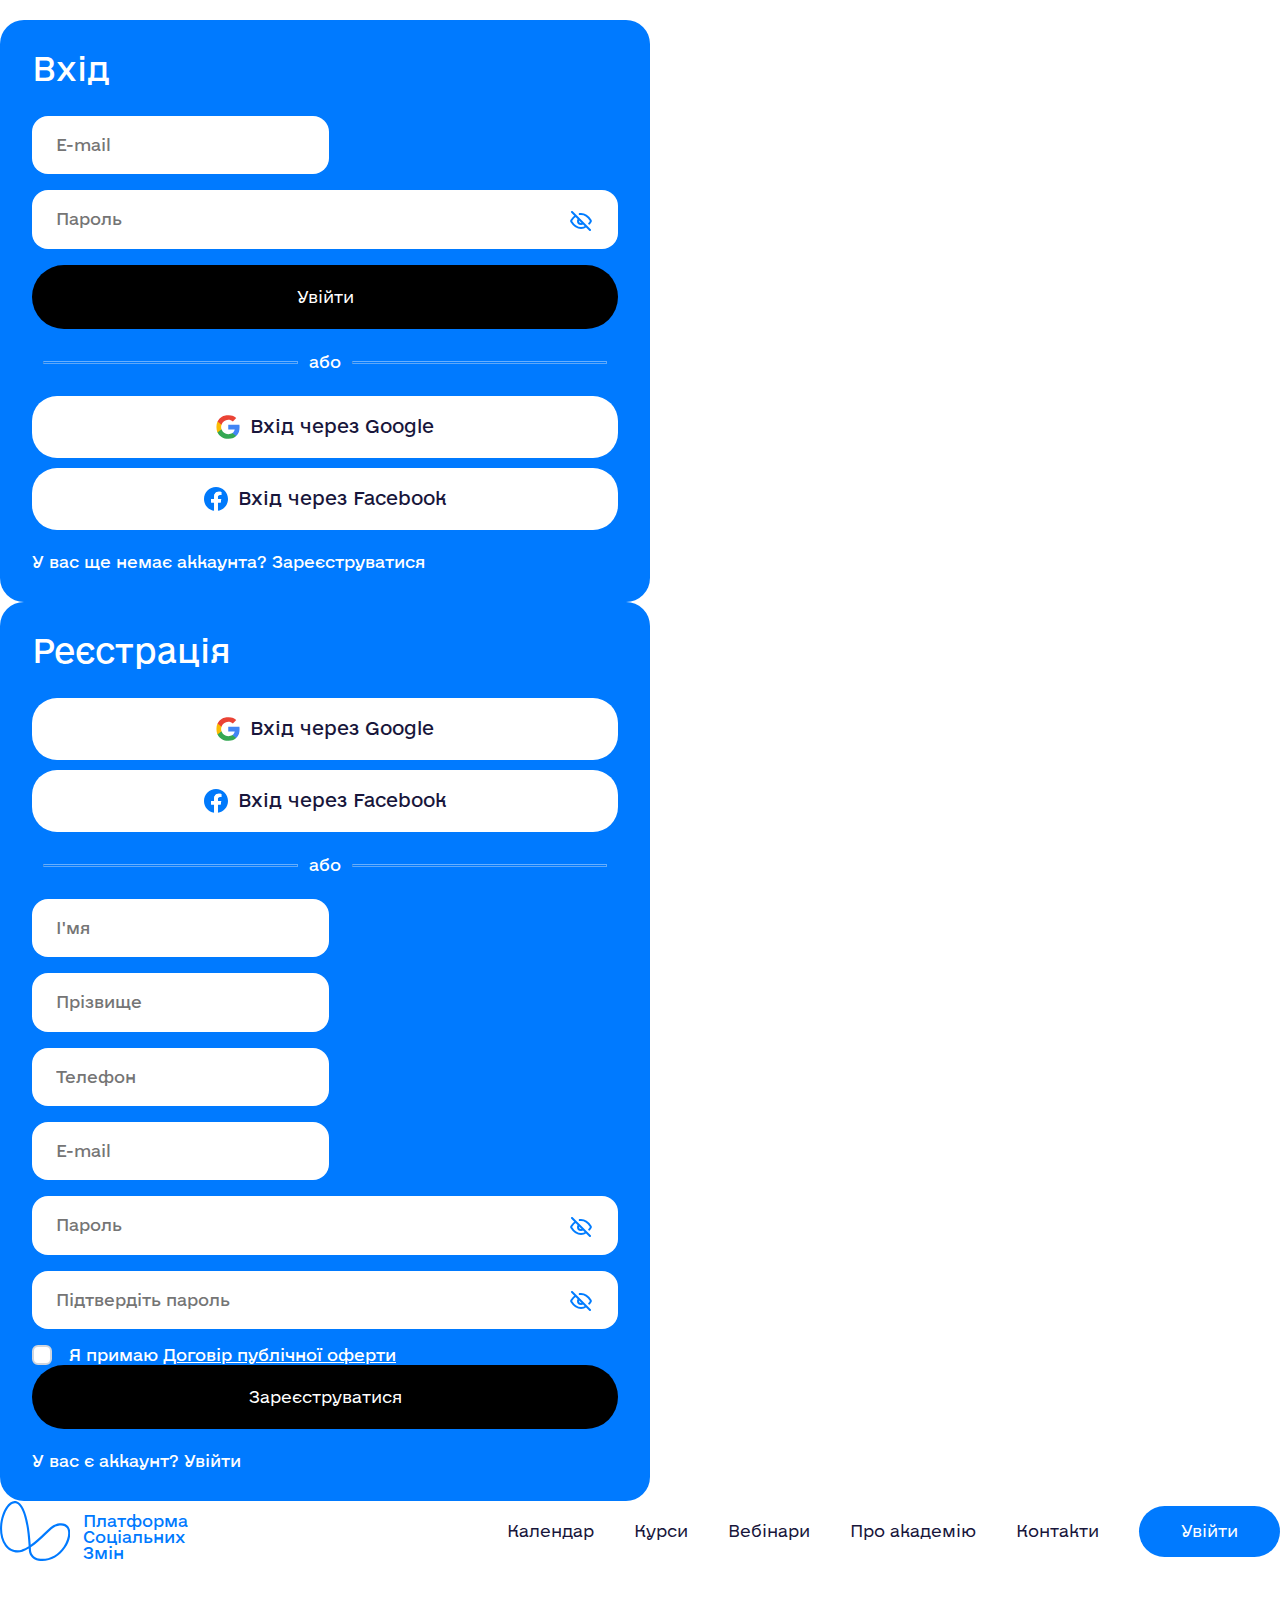
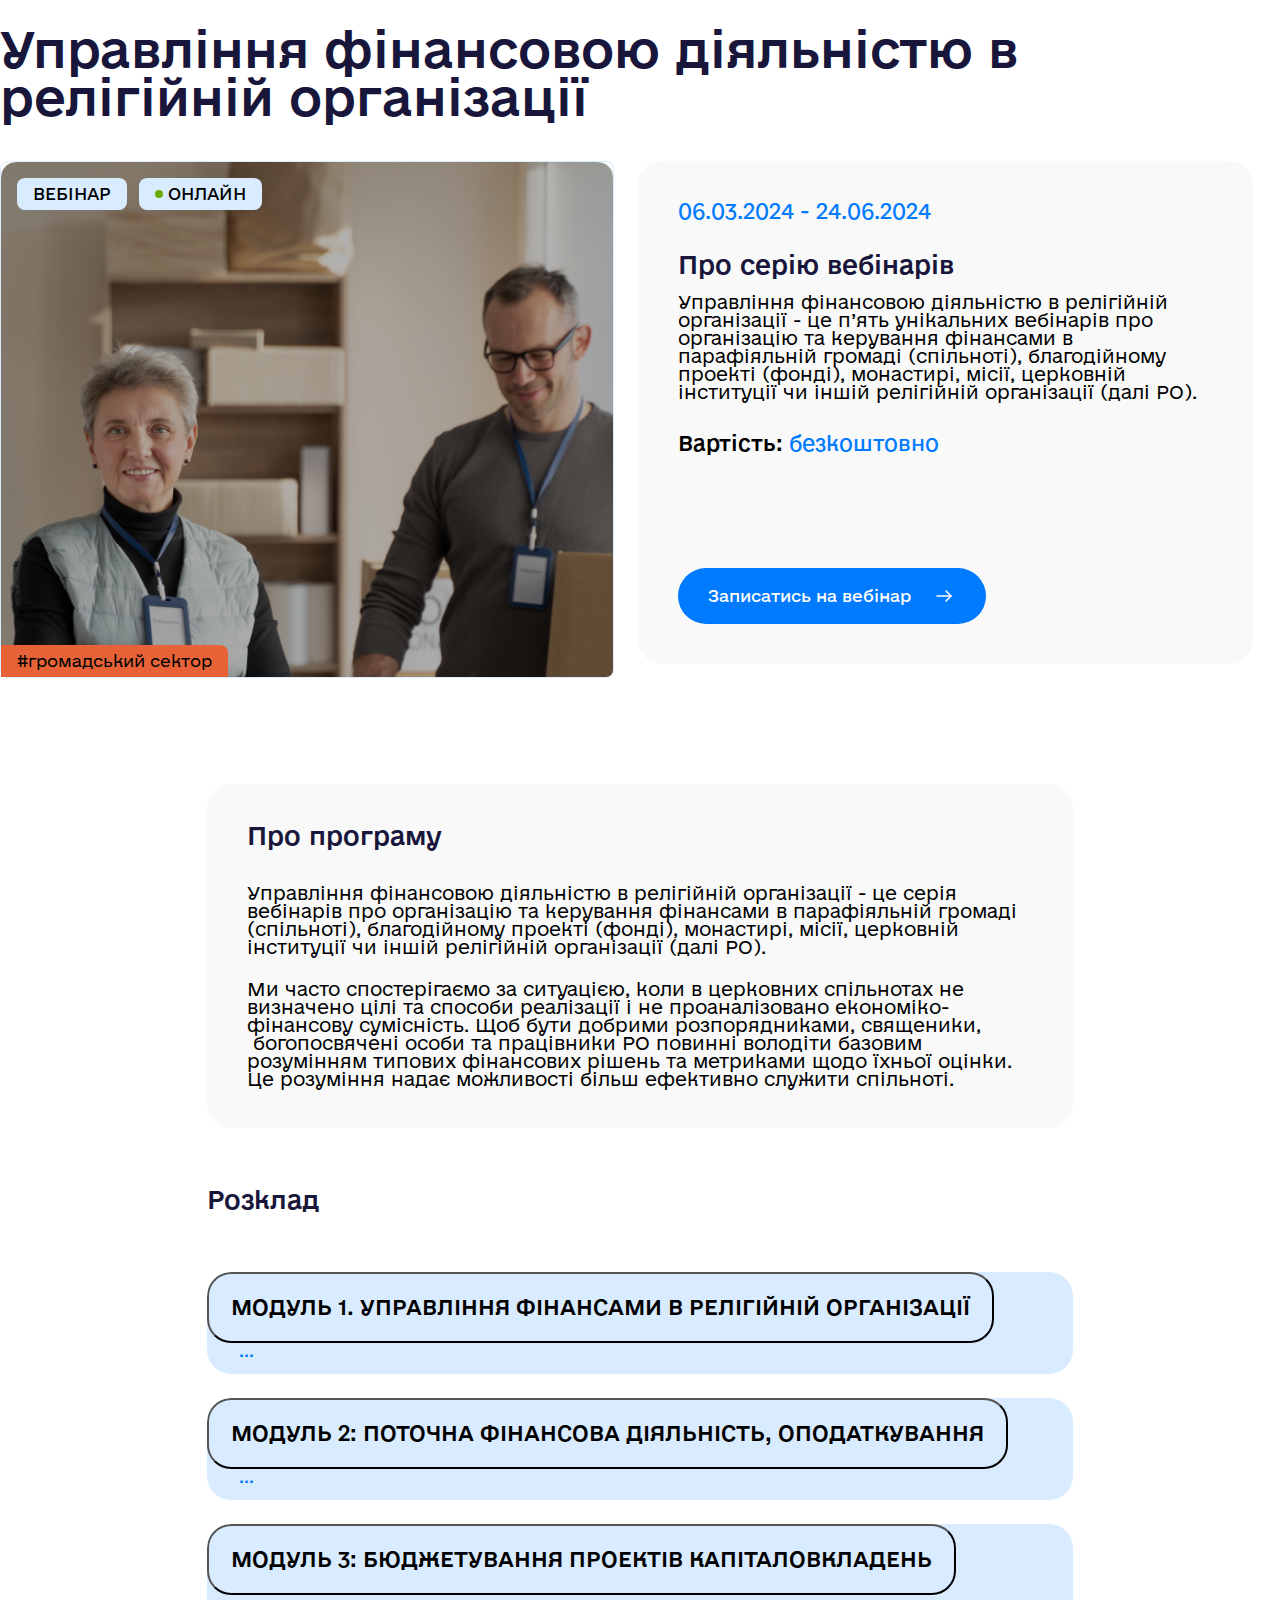
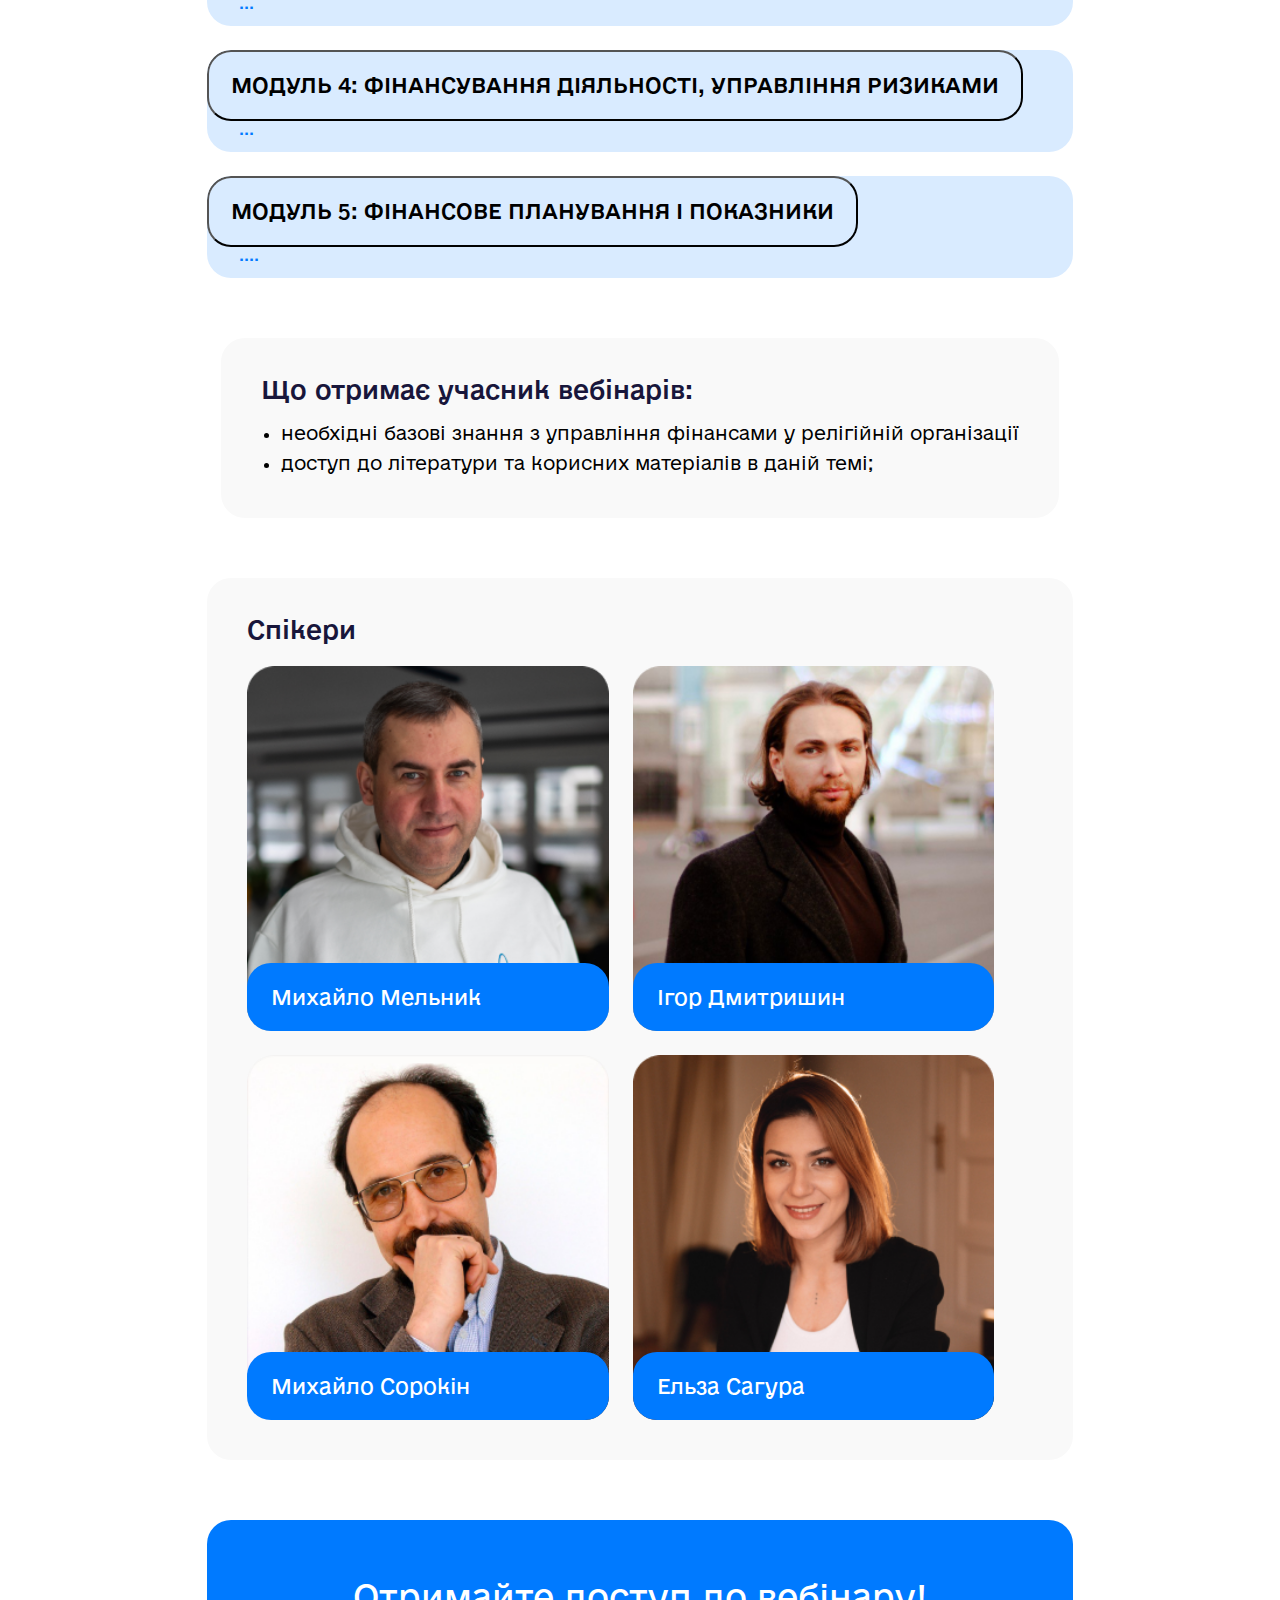
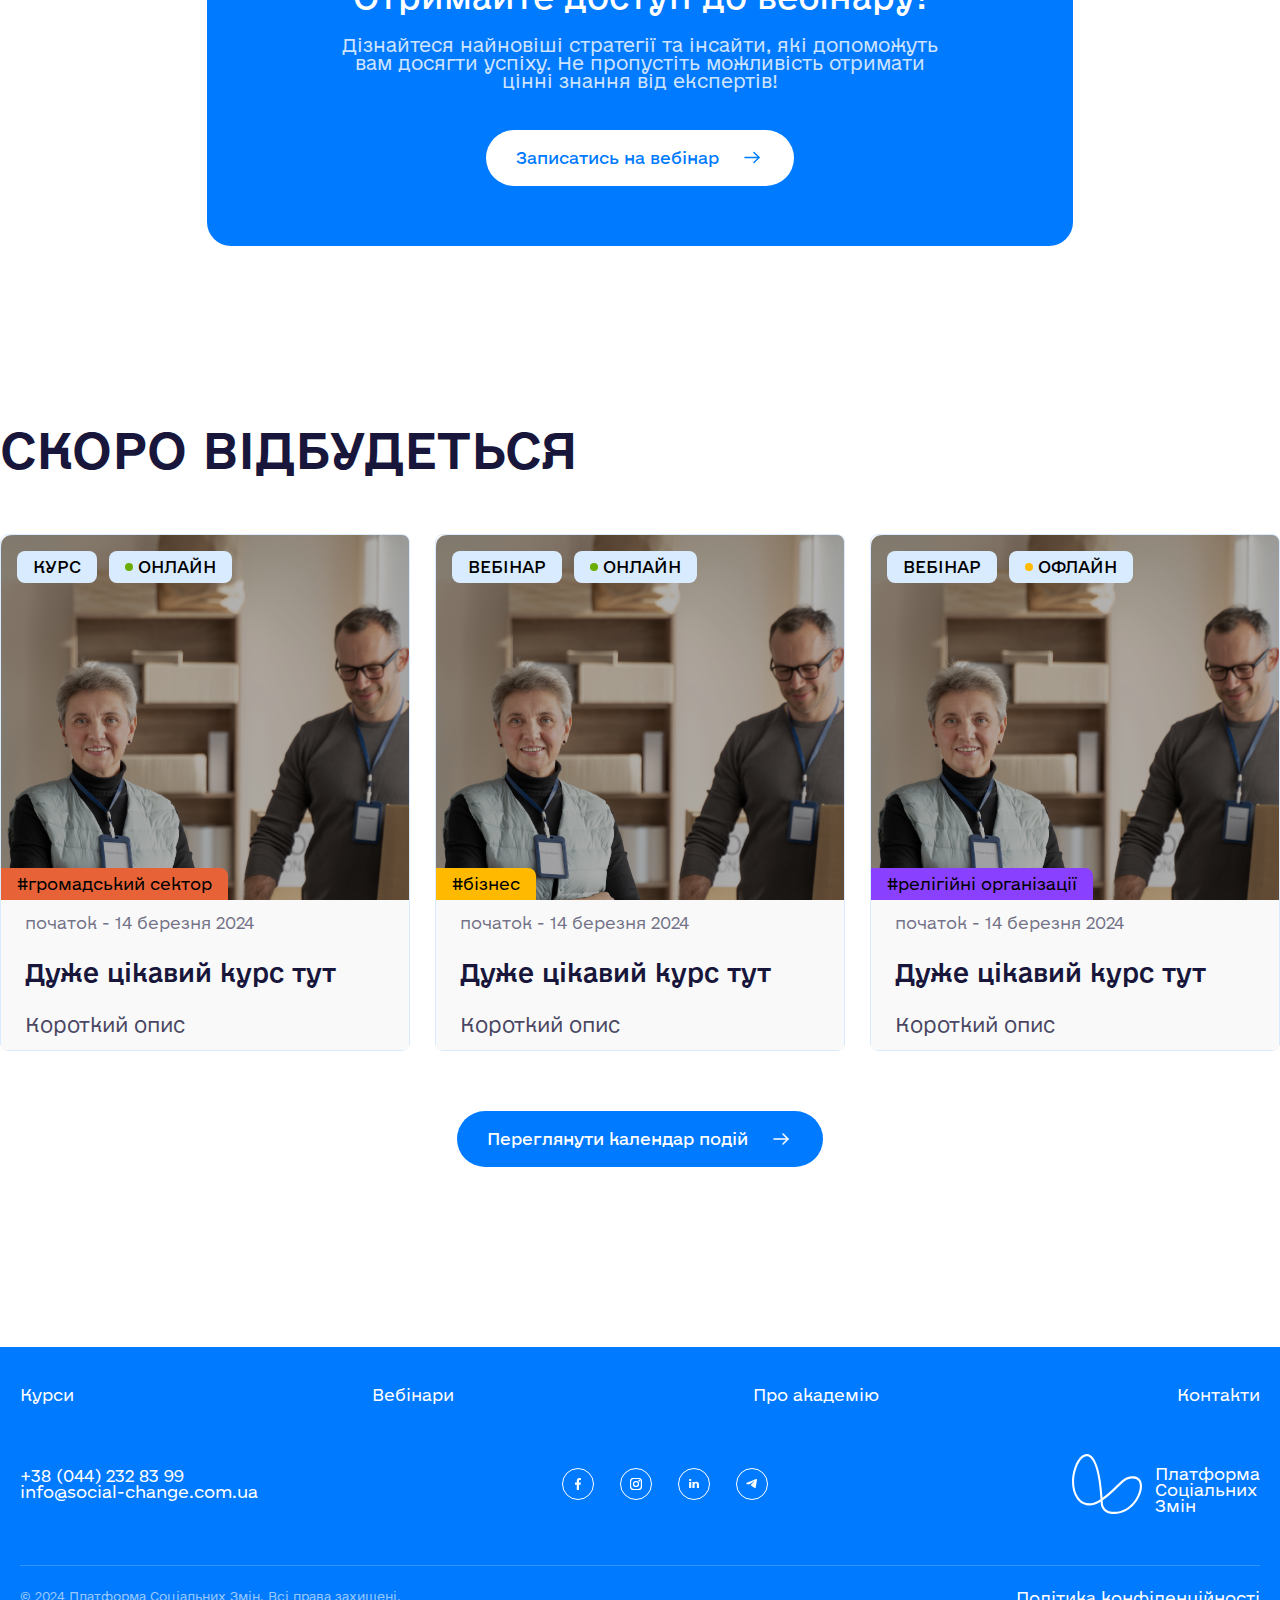
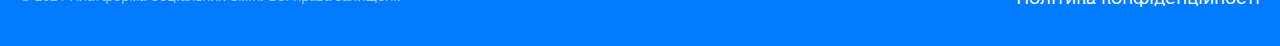
<file: card.html>
<!DOCTYPE html>
<html lang="en">

<head>
    <meta charset="UTF-8">
    <meta name="viewport" content="width=device-width, initial-scale=1.0">
    <link href="https://cdn.jsdelivr.net/npm/bootstrap@5.0.2/dist/css/bootstrap.min.css" rel="stylesheet"
        integrity="sha384-EVSTQN3/azprG1Anm3QDgpJLIm9Nao0Yz1ztcQTwFspd3yD65VohhpuuCOmLASjC" crossorigin="anonymous">
    <script src="https://cdn.jsdelivr.net/npm/bootstrap@5.0.2/dist/js/bootstrap.bundle.min.js"
        integrity="sha384-MrcW6ZMFYlzcLA8Nl+NtUVF0sA7MsXsP1UyJoMp4YLEuNSfAP+JcXn/tWtIaxVXM"
        crossorigin="anonymous"></script>
    <link rel="stylesheet" href="css/card.css">
    <title>Інформація</title>
</head>

<body>
    <div class="modal fade" id="exampleModal" tabindex="-1" aria-labelledby="exampleModalLabel" aria-hidden="true">
        <div class="modal-dialog modal-dialog-centered">
          <div class="modal-content">
            <h2 class="modal-title">Вхід</h2>
            <input type="email" id="exampleFormControlInput1" placeholder="E-mail">
            <div class="password-container">
              <input type="text" class="inputPassword" id="inputPassword" placeholder="Пароль">
              <span class="toggle-password" onclick="togglePassword()">
                <svg width="22" height="20" viewBox="0 0 22 20" fill="none" xmlns="http://www.w3.org/2000/svg">
                  <path
                    d="M9.74294 3.09232C10.1494 3.03223 10.5686 3 11.0004 3C16.1054 3 19.4553 7.50484 20.5807 9.28682C20.7169 9.5025 20.785 9.61034 20.8231 9.77667C20.8518 9.90159 20.8517 10.0987 20.8231 10.2236C20.7849 10.3899 20.7164 10.4985 20.5792 10.7156C20.2793 11.1901 19.8222 11.8571 19.2165 12.5805M5.72432 4.71504C3.56225 6.1817 2.09445 8.21938 1.42111 9.28528C1.28428 9.50187 1.21587 9.61016 1.17774 9.77648C1.1491 9.9014 1.14909 10.0984 1.17771 10.2234C1.21583 10.3897 1.28393 10.4975 1.42013 10.7132C2.54554 12.4952 5.89541 17 11.0004 17C13.0588 17 14.8319 16.2676 16.2888 15.2766M2.00042 1L20.0004 19M8.8791 7.87868C8.3362 8.42157 8.00042 9.17157 8.00042 10C8.00042 11.6569 9.34356 13 11.0004 13C11.8288 13 12.5788 12.6642 13.1217 12.1213"
                    stroke="#007AFF" style="stroke:#007AFF;stroke:color(display-p3 0.0000 0.4784 1.0000);stroke-opacity:1;"
                    stroke-width="2" stroke-linecap="round" stroke-linejoin="round" />
                </svg>
              </span>
            </div>
            <button class="sign_in modal-sign_in">Увійти</button>
            <div class="modal-or">
              <hr class="modal-line">
              <p>або</p>
              <hr class="modal-line">
            </div>
            <div class="social-login-buttons">
              <button class="social-button google">
                <svg width="24.000000" height="24.000000" viewBox="0 0 24 24" fill="none" xmlns="http://www.w3.org/2000/svg"
                  xmlns:xlink="http://www.w3.org/1999/xlink">
                  <clipPath id="clip403_13230">
                    <rect id="Social icon" rx="0.000000" width="23.500000" height="23.500000"
                      transform="translate(0.250000 0.250000)" fill="white" fill-opacity="0" />
                  </clipPath>
                  <rect rx="0.000000" width="23.500000" height="23.500000" transform="translate(0.250000 0.250000)"
                    fill="#FFFFFF" fill-opacity="0" />
                  <g clip-path="url(#clip403_13230)">
                    <path
                      d="M23.76 12.27C23.76 11.46 23.7 10.64 23.55 9.83L12.24 9.83L12.24 14.45L18.72 14.45C18.45 15.94 17.58 17.26 16.32 18.1L16.32 21.1L20.18 21.1C22.46 19.01 23.76 15.92 23.76 12.27Z"
                      fill="#4285F4" fill-opacity="1.000000" fill-rule="nonzero" />
                    <path
                      d="M12.24 24C15.47 24 18.2 22.93 20.19 21.1L16.32 18.1C15.25 18.83 13.86 19.25 12.24 19.25C9.11 19.25 6.45 17.13 5.5 14.3L1.51 14.3L1.51 17.39C3.55 21.44 7.7 24 12.24 24Z"
                      fill="#34A853" fill-opacity="1.000000" fill-rule="nonzero" />
                    <path
                      d="M5.5 14.3C4.99 12.8 4.99 11.19 5.5 9.7L5.5 6.61L1.51 6.61C-0.19 10 -0.19 14 1.51 17.39L5.5 14.3Z"
                      fill="#FBBC04" fill-opacity="1.000000" fill-rule="nonzero" />
                    <path
                      d="M12.24 4.74C13.95 4.72 15.6 5.36 16.84 6.54L20.26 3.12C18.1 1.08 15.22 -0.04 12.24 0C7.7 0 3.55 2.55 1.51 6.61L5.5 9.7C6.45 6.86 9.1 4.74 12.24 4.74Z"
                      fill="#EA4335" fill-opacity="1.000000" fill-rule="nonzero" />
                  </g>
                </svg>
                Вхід через Google
              </button>
              <button class="social-button facebook">
                <svg width="24" height="24" viewBox="0 0 24 24" fill="none" xmlns="http://www.w3.org/2000/svg">
                  <g clip-path="url(#clip0_403_13233)">
                    <path
                      d="M24 12C24 5.37258 18.6274 0 12 0C5.37258 0 0 5.37258 0 12C0 17.9895 4.3882 22.954 10.125 23.8542V15.4688H7.07812V12H10.125V9.35625C10.125 6.34875 11.9166 4.6875 14.6576 4.6875C15.9701 4.6875 17.3438 4.92188 17.3438 4.92188V7.875H15.8306C14.34 7.875 13.875 8.80008 13.875 9.75V12H17.2031L16.6711 15.4688H13.875V23.8542C19.6118 22.954 24 17.9895 24 12Z"
                      fill="#1877F2" style="fill:#1877F2;fill:color(display-p3 0.0941 0.4667 0.9490);fill-opacity:1;" />
                    <path
                      d="M16.6711 15.4688L17.2031 12H13.875V9.75C13.875 8.80102 14.34 7.875 15.8306 7.875H17.3438V4.92188C17.3438 4.92188 15.9705 4.6875 14.6576 4.6875C11.9166 4.6875 10.125 6.34875 10.125 9.35625V12H7.07812V15.4688H10.125V23.8542C11.3674 24.0486 12.6326 24.0486 13.875 23.8542V15.4688H16.6711Z"
                      fill="white" style="fill:white;fill-opacity:1;" />
                  </g>
                  <defs>
                    <clipPath id="clip0_403_13233">
                      <rect width="24" height="24" fill="white" style="fill:white;fill-opacity:1;" />
                    </clipPath>
                  </defs>
                </svg>
                Вхід через Facebook
              </button>
            </div>
            <p class="modal-to-registration">У вас ще немає аккаунта?
              <button class="registration" data-bs-toggle="modal"
                data-bs-target="#RegistrationModal">Зареєструватися</button>
            </p>
          </div>
        </div>
      </div>
      <div class="modal fade" id="RegistrationModal" tabindex="-1" aria-labelledby="exampleModalLabel" aria-hidden="true">
        <div class="modal-dialog modal-dialog-centered">
          <div class="modal-content">
            <h2 class="modal-title">Реєстрація</h2>
            <div class="social-login-buttons">
              <button class="social-button google">
                <svg width="24.000000" height="24.000000" viewBox="0 0 24 24" fill="none" xmlns="http://www.w3.org/2000/svg"
                  xmlns:xlink="http://www.w3.org/1999/xlink">
                  <clipPath id="clip403_13230">
                    <rect id="Social icon" rx="0.000000" width="23.500000" height="23.500000"
                      transform="translate(0.250000 0.250000)" fill="white" fill-opacity="0" />
                  </clipPath>
                  <rect rx="0.000000" width="23.500000" height="23.500000" transform="translate(0.250000 0.250000)"
                    fill="#FFFFFF" fill-opacity="0" />
                  <g clip-path="url(#clip403_13230)">
                    <path
                      d="M23.76 12.27C23.76 11.46 23.7 10.64 23.55 9.83L12.24 9.83L12.24 14.45L18.72 14.45C18.45 15.94 17.58 17.26 16.32 18.1L16.32 21.1L20.18 21.1C22.46 19.01 23.76 15.92 23.76 12.27Z"
                      fill="#4285F4" fill-opacity="1.000000" fill-rule="nonzero" />
                    <path
                      d="M12.24 24C15.47 24 18.2 22.93 20.19 21.1L16.32 18.1C15.25 18.83 13.86 19.25 12.24 19.25C9.11 19.25 6.45 17.13 5.5 14.3L1.51 14.3L1.51 17.39C3.55 21.44 7.7 24 12.24 24Z"
                      fill="#34A853" fill-opacity="1.000000" fill-rule="nonzero" />
                    <path
                      d="M5.5 14.3C4.99 12.8 4.99 11.19 5.5 9.7L5.5 6.61L1.51 6.61C-0.19 10 -0.19 14 1.51 17.39L5.5 14.3Z"
                      fill="#FBBC04" fill-opacity="1.000000" fill-rule="nonzero" />
                    <path
                      d="M12.24 4.74C13.95 4.72 15.6 5.36 16.84 6.54L20.26 3.12C18.1 1.08 15.22 -0.04 12.24 0C7.7 0 3.55 2.55 1.51 6.61L5.5 9.7C6.45 6.86 9.1 4.74 12.24 4.74Z"
                      fill="#EA4335" fill-opacity="1.000000" fill-rule="nonzero" />
                  </g>
                </svg>
                Вхід через Google
              </button>
              <button class="social-button facebook">
                <svg width="24" height="24" viewBox="0 0 24 24" fill="none" xmlns="http://www.w3.org/2000/svg">
                  <g clip-path="url(#clip0_403_13233)">
                    <path
                      d="M24 12C24 5.37258 18.6274 0 12 0C5.37258 0 0 5.37258 0 12C0 17.9895 4.3882 22.954 10.125 23.8542V15.4688H7.07812V12H10.125V9.35625C10.125 6.34875 11.9166 4.6875 14.6576 4.6875C15.9701 4.6875 17.3438 4.92188 17.3438 4.92188V7.875H15.8306C14.34 7.875 13.875 8.80008 13.875 9.75V12H17.2031L16.6711 15.4688H13.875V23.8542C19.6118 22.954 24 17.9895 24 12Z"
                      fill="#1877F2" style="fill:#1877F2;fill:color(display-p3 0.0941 0.4667 0.9490);fill-opacity:1;" />
                    <path
                      d="M16.6711 15.4688L17.2031 12H13.875V9.75C13.875 8.80102 14.34 7.875 15.8306 7.875H17.3438V4.92188C17.3438 4.92188 15.9705 4.6875 14.6576 4.6875C11.9166 4.6875 10.125 6.34875 10.125 9.35625V12H7.07812V15.4688H10.125V23.8542C11.3674 24.0486 12.6326 24.0486 13.875 23.8542V15.4688H16.6711Z"
                      fill="white" style="fill:white;fill-opacity:1;" />
                  </g>
                  <defs>
                    <clipPath id="clip0_403_13233">
                      <rect width="24" height="24" fill="white" style="fill:white;fill-opacity:1;" />
                    </clipPath>
                  </defs>
                </svg>
                Вхід через Facebook
              </button>
            </div>
            <div class="modal-or">
              <hr class="modal-line">
              <p>або</p>
              <hr class="modal-line">
            </div>
            <input type="text" id="inputName" placeholder="І'мя">
            <input type="text" id="inputSurname" placeholder="Прізвище">
            <input type="tel" id="inputNumber" placeholder="Телефон" pattern="^\+380\s\(\d{2}\)\s\d{3}-\d{2}-\d{2}$">
            <input type="email" id="exampleFormControlInput2" placeholder="E-mail">
    
    
            <div class="password-container">
              <input type="password" class="inputPassword" id="inputPassword2" placeholder="Пароль">
              <span class="toggle-password" onclick="togglePassword()">
                <svg width="22" height="20" viewBox="0 0 22 20" fill="none" xmlns="http://www.w3.org/2000/svg">
                  <path
                    d="M9.74294 3.09232C10.1494 3.03223 10.5686 3 11.0004 3C16.1054 3 19.4553 7.50484 20.5807 9.28682C20.7169 9.5025 20.785 9.61034 20.8231 9.77667C20.8518 9.90159 20.8517 10.0987 20.8231 10.2236C20.7849 10.3899 20.7164 10.4985 20.5792 10.7156C20.2793 11.1901 19.8222 11.8571 19.2165 12.5805M5.72432 4.71504C3.56225 6.1817 2.09445 8.21938 1.42111 9.28528C1.28428 9.50187 1.21587 9.61016 1.17774 9.77648C1.1491 9.9014 1.14909 10.0984 1.17771 10.2234C1.21583 10.3897 1.28393 10.4975 1.42013 10.7132C2.54554 12.4952 5.89541 17 11.0004 17C13.0588 17 14.8319 16.2676 16.2888 15.2766M2.00042 1L20.0004 19M8.8791 7.87868C8.3362 8.42157 8.00042 9.17157 8.00042 10C8.00042 11.6569 9.34356 13 11.0004 13C11.8288 13 12.5788 12.6642 13.1217 12.1213"
                    stroke="#007AFF" style="stroke:#007AFF;stroke:color(display-p3 0.0000 0.4784 1.0000);stroke-opacity:1;"
                    stroke-width="2" stroke-linecap="round" stroke-linejoin="round" />
                </svg>
              </span>
            </div>
            <div class="password-container">
              <input type="password" class="inputPassword" id="confirmPassword" aria-describedby="passwordHelpBlock"
                placeholder="Підтвердіть пароль">
              <span class="toggle-password" onclick="togglePassword()">
                <svg width="22" height="20" viewBox="0 0 22 20" fill="none" xmlns="http://www.w3.org/2000/svg">
                  <path
                    d="M9.74294 3.09232C10.1494 3.03223 10.5686 3 11.0004 3C16.1054 3 19.4553 7.50484 20.5807 9.28682C20.7169 9.5025 20.785 9.61034 20.8231 9.77667C20.8518 9.90159 20.8517 10.0987 20.8231 10.2236C20.7849 10.3899 20.7164 10.4985 20.5792 10.7156C20.2793 11.1901 19.8222 11.8571 19.2165 12.5805M5.72432 4.71504C3.56225 6.1817 2.09445 8.21938 1.42111 9.28528C1.28428 9.50187 1.21587 9.61016 1.17774 9.77648C1.1491 9.9014 1.14909 10.0984 1.17771 10.2234C1.21583 10.3897 1.28393 10.4975 1.42013 10.7132C2.54554 12.4952 5.89541 17 11.0004 17C13.0588 17 14.8319 16.2676 16.2888 15.2766M2.00042 1L20.0004 19M8.8791 7.87868C8.3362 8.42157 8.00042 9.17157 8.00042 10C8.00042 11.6569 9.34356 13 11.0004 13C11.8288 13 12.5788 12.6642 13.1217 12.1213"
                    stroke="#007AFF" style="stroke:#007AFF;stroke:color(display-p3 0.0000 0.4784 1.0000);stroke-opacity:1;"
                    stroke-width="2" stroke-linecap="round" stroke-linejoin="round" />
                </svg>
              </span>
            </div>
    
    
            <label>
              <input class="real-checkbox" type="checkbox" id="confirmDog">
              <span class="custom-checkbox"></span>
              Я примаю <a href="confident.html"> Договір публічної оферти</a>
            </label>
    
            <button class="sign_in modal-sign_in">Зареєструватися</button>
            <p class="modal-to-registration">У вас є аккаунт?
              <button class="registration" data-bs-toggle="modal" data-bs-target="#exampleModal">Увійти</button>
            </p>
          </div>
        </div>
      </div>
    <section class="webinar-iner-start-section">
        <div class="container webinar-iner-start-section__container">
            <header class="webinar-iner-start-section__header header">
                <a class="webinar-iner-start-section__icon icon" href="index.html">
                    <svg width="70.330078" height="59.999023" viewBox="0 0 70.3301 59.999" fill="none"
                        xmlns="http://www.w3.org/2000/svg" xmlns:xlink="http://www.w3.org/1999/xlink">
                        <defs />
                        <path class="icon__img"
                            d="M68.84 26.24C67.59 24.16 64.96 21.79 59.54 22.34C56.23 22.68 53.07 24.07 50.4 26.35C48.5 27.97 46.41 29.97 44.19 32.09C40.16 35.94 35.53 40.36 30.7 43.8C29.04 17.86 24.08 2.46 16.58 0.27C13.07 -0.76 9.39 1.15 6.24 5.66C2.76 10.63 0 19.13 0 27.71C0 33.85 1.41 40.02 5 44.98C9.02 50.55 16.03 52.83 22.44 50.67C24.57 49.95 26.69 48.9 28.78 47.63C28.8 48.08 28.83 48.54 28.84 49C28.85 49.15 28.86 49.3 28.87 49.45C29.22 54.64 33.21 58.95 38.35 59.71C39.63 59.9 40.9 59.99 42.16 59.99C51.27 59.99 59.79 55.16 65.46 46.58C70.35 39.18 71.7 31.01 68.84 26.24ZM21.76 48.64C16.24 50.51 10.19 48.53 6.72 43.73C-1.3 32.64 2.37 14.91 7.98 6.89C9.48 4.75 12.51 1.3 15.98 2.32C19.15 3.25 26.56 9.33 28.65 45.2C26.37 46.66 24.06 47.86 21.76 48.63L21.76 48.64ZM63.68 45.39C57.69 54.46 48.34 59.01 38.66 57.6C34.5 56.98 31.28 53.51 31 49.31C30.99 49.18 30.98 49.04 30.98 48.9C30.94 48.03 30.89 47.16 30.84 46.3C36.2 42.68 41.28 37.83 45.65 33.65C47.85 31.56 49.93 29.57 51.78 27.99C54.12 25.99 56.88 24.77 59.75 24.48C63.21 24.13 65.66 25.09 67.01 27.35C69.42 31.35 68.05 38.78 63.68 45.39L63.68 45.39Z"
                            fill-opacity="1.000000" fill-rule="nonzero" />
                    </svg>
                    <p class="icon__text">Платформа <br> Соціальних <br> Змін</p>
                </a>
                <nav class="webinar-iner__nav nav-menu">
                    <ul class="nav-menu__list">
                        <li class="nav-menu__list-item"><a href="calendar.html">Календар</a></li>
                        <li class="nav-menu__list-item"><a href="courses.html">Курси</a></li>
                        <li class="nav-menu__list-item"><a href="webinars.html">Вебінари</a></li>
                        <li class="nav-menu__list-item"><a href="about.html">Про академію</a></li>
                        <li class="nav-menu__list-item"><a href="contacts.html">Контакти</a></li>
                        <li class="nav-menu__list-item">
                            <button class="sign_in" data-bs-toggle="modal"
                                data-bs-target="#exampleModal">Увійти</button>
                        </li>
                    </ul>
                </nav>
                <div class="burger-menu burger-blue">
                    <span></span>
                    <span></span>
                    <span></span>
                  </div>
            </header>
        </div>
    </section>
    <section class="webinar-iner-main-section">
        <div class="webinar-iner-main-section__container container">
            <h2 class="webinar-iner-main-section__title title-black">Управління фінансовою діяльністю в релігійній
                організації</h2>
            <div class="webinar-iner-main-section__information">
                <div class="webinar-iner-main-section__card event-card">
                    <div class="event-card__top">
                        <div class="event-card__course">
                            <p>ВЕБІНАР</p>
                        </div>
                        <div class="event-card__online">
                            <div class="event-card__dot dot dot_green"></div>
                            <p>ОНЛАЙН</p>
                        </div>
                    </div>
                    <div class="event-card__bottom">
                        <div class="event-card__hashtag grom">
                            <p>#громадський сектор</p>
                        </div>
                    </div>
                </div>
                <div class="webinar-iner-main-section__text gray-block">
                    <div class="webinar-iner-main-section__date">06.03.2024 - 24.06.2024</div>
                    <div class="webinar-iner-main-section__subtitle">Про серію вебінарів</div>
                    <div class="webinar-iner-main-section__card-text">Управління фінансовою діяльністю в релігійній
                        організації - це п’ять унікальних вебінарів про організацію та керування фінансами в
                        парафіяльній громаді (спільноті), благодійному проекті (фонді), монастирі, місії, церковній
                        інституції чи іншій релігійній організації (далі РО).</div>
                    <div class="webinar-iner-main-section__price">Вартість: <span>безкоштовно</span></div>
                    <div class="webinar-iner-main-section__to-events to-button">
                        <a href="">
                            Записатись на вебінар
                        </a>
                        <img class="to-button__arrow" src="img/Arrow, Download, Save, Upload.svg" alt="" srcset="">
                    </div>
                </div>
            </div>
            <div class="webinar-iner-main-section__about gray-block">
                <div class="webinar-iner-main-section__subtitle">Про програму</div>
                <div class="webinar-iner-main-section__card-text">Управління фінансовою діяльністю в релігійній
                    організації - це серія вебінарів про організацію та керування фінансами в парафіяльній громаді
                    (спільноті), благодійному проекті (фонді), монастирі, місії, церковній інституції чи іншій
                    релігійній організації (далі РО).</div>
                <div class="webinar-iner-main-section__card-text">Ми часто спостерігаємо за ситуацією, коли в церковних
                    спільнотах не визначено цілі та способи реалізації і не проаналізовано економіко-фінансову
                    сумісність. Щоб бути добрими розпорядниками, священики,  богопосвячені особи та працівники РО
                    повинні володіти базовим розумінням типових фінансових рішень та метриками щодо їхньої оцінки. Це
                    розуміння надає можливості більш ефективно служити спільноті. </div>
            </div>
            <div class="webinar-iner-main-section__module">
                <h2 class="question-section__title title-black">Розклад</h2>
                <div class="question-section__accordions">
                    <div class="accordion-item">
                        <h2 class="accordion-header">
                            <button class="accordion-button collapsed" type="button" data-bs-toggle="collapse"
                                data-bs-target="#collapseOne" aria-expanded="true" aria-controls="collapseOne">
                                МОДУЛЬ 1. УПРАВЛІННЯ ФІНАНСАМИ В РЕЛІГІЙНІЙ ОРГАНІЗАЦІЇ
                            </button>
                        </h2>
                        <div id="collapseOne" class="accordion-collapse collapse" data-bs-parent="#accordionExample">
                            <div class="accordion-body">
                                ...
                            </div>
                        </div>
                    </div>
                    <div class="accordion-item">
                        <h2 class="accordion-header">
                            <button class="accordion-button collapsed" type="button" data-bs-toggle="collapse"
                                data-bs-target="#collapseTwo" aria-expanded="false" aria-controls="collapseTwo">
                                МОДУЛЬ 2: ПОТОЧНА ФІНАНСОВА ДІЯЛЬНІСТЬ, ОПОДАТКУВАННЯ
                            </button>
                        </h2>
                        <div id="collapseTwo" class="accordion-collapse collapse" data-bs-parent="#accordionExample">
                            <div class="accordion-body">
                                ...
                            </div>
                        </div>
                    </div>
                    <div class="accordion-item">
                        <h2 class="accordion-header">
                            <button class="accordion-button collapsed" type="button" data-bs-toggle="collapse"
                                data-bs-target="#collapseThree" aria-expanded="false" aria-controls="collapseThree">
                                МОДУЛЬ 3: БЮДЖЕТУВАННЯ ПРОЕКТІВ КАПІТАЛОВКЛАДЕНЬ
                            </button>
                        </h2>
                        <div id="collapseThree" class="accordion-collapse collapse" data-bs-parent="#accordionExample">
                            <div class="accordion-body">
                                ...
                            </div>
                        </div>
                    </div>
                    <div class="accordion-item">
                        <h2 class="accordion-header">
                            <button class="accordion-button collapsed" type="button" data-bs-toggle="collapse"
                                data-bs-target="#collapseFourth" aria-expanded="false" aria-controls="collapseThree">
                                МОДУЛЬ 4: ФІНАНСУВАННЯ ДІЯЛЬНОСТІ, УПРАВЛІННЯ РИЗИКАМИ
                            </button>
                        </h2>
                        <div id="collapseFourth" class="accordion-collapse collapse" data-bs-parent="#accordionExample">
                            <div class="accordion-body">
                                ...
                            </div>
                        </div>
                    </div>
                    <div class="accordion-item">
                        <h2 class="accordion-header">
                            <button class="accordion-button collapsed" type="button" data-bs-toggle="collapse"
                                data-bs-target="#fifth" aria-expanded="false" aria-controls="collapseThree">
                                МОДУЛЬ 5: ФІНАНСОВЕ ПЛАНУВАННЯ І ПОКАЗНИКИ
                            </button>
                        </h2>
                        <div id="fifth" class="accordion-collapse collapse" data-bs-parent="#accordionExample">
                            <div class="accordion-body">
                                ....
                            </div>
                        </div>
                    </div>

                </div>
            </div>
            <div class="webinar-iner-main-section__get gray-block">
                <div class="webinar-iner-main-section__subtitle">Що отримає учасник вебінарів:</div>
                <ul>
                    <li>
                        <div class="webinar-iner-main-section__card-text">необхідні базові знання з управління фінансами
                            у релігійній організації</div>
                    </li>
                    <li>
                        <div class="webinar-iner-main-section__card-text">доступ до літератури та корисних матеріалів в
                            даній темі; </div>
                    </li>
                </ul>
            </div>
            <div class="webinar-iner-main-section__speakers gray-block">
                <div class="webinar-iner-main-section__subtitle webinar-iner-main-section__speakers-subtitle">Спікери
                </div>
                <div class="webinar-iner-main-section__speakers-cards">
                    <div class="teachers-section__teacher">
                        <img src="img/Rectangle 18.png" alt="">
                        <p class="teachers-section__name">Михайло Мельник</p>
                    </div>
                    <div class="teachers-section__teacher teacher">
                        <img src="img/Rectangle 19.png" alt="">
                        <p class="teachers-section__name">Ігор Дмитришин</p>
                    </div>
                    <div class="teachers-section__teacher teacher">
                        <img src="img/Rectangle 20.png" alt="">
                        <p class="teachers-section__name">Михайло Сорокін</p>
                    </div>
                    <div class="teachers-section__teacher teacher">
                        <img src="img/Rectangle 21.png" alt="">
                        <p class="teachers-section__name">Ельза Сагура</p>
                    </div>
                </div>

            </div>
            <div class="webinar-iner-main-section__launch">
                <h2 class="webinar-iner-main-section__launch-title">Отримайте доступ до вебінару!</h2>
                <p class="webinar-iner-main-section__launch-text">Дізнайтеся найновіші стратегії та інсайти, які
                    допоможуть вам досягти успіху. Не пропустіть можливість отримати цінні знання від експертів!</p>
                <div class="webinar-iner-main-section__launch-events to-button">
                    <a href="">
                        Записатись на вебінар
                    </a>
                    <svg width="24" height="25" viewBox="0 0 24 25" fill="none" xmlns="http://www.w3.org/2000/svg">
                        <path d="M19 12.5H5" stroke="#007AFF"
                            style="stroke:#007AFF;stroke:color(display-p3 0.0000 0.4784 1.0000);stroke-opacity:1;"
                            stroke-width="1.5" stroke-linecap="round" stroke-linejoin="round" />
                        <path d="M13.999 7.49898L19 12.5L13.999 17.501" stroke="#007AFF"
                            style="stroke:#007AFF;stroke:color(display-p3 0.0000 0.4784 1.0000);stroke-opacity:1;"
                            stroke-width="1.5" stroke-linecap="round" stroke-linejoin="round" />
                    </svg>


                </div>
            </div>
            <div class="webinar-iner-main-section__events">
                <h2 class="second-section__title title-black">
                    СКОРО ВІДБУДЕТЬСЯ
                </h2>
                <div class="second-section__soon-events">
                    <div class="event-card">
                        <div class="event-card__top">
                            <div class="event-card__course">
                                <p>КУРС</p>
                            </div>
                            <div class="event-card__online">
                                <div class="event-card__dot dot dot_green"></div>
                                <p>ОНЛАЙН</p>
                            </div>
                        </div>
                        <div class="event-card__bottom">
                            <div class="event-card__hashtag grom">
                                <p>#громадський сектор</p>
                            </div>
                        </div>
                        <div class="event-card__subtext">
                            <p class="event-card__date">початок - 14 березня 2024</p>
                            <h3 class="event-card__course-title">Дуже цікавий курс тут</h3>
                            <p class="event-card__description">Короткий опис</p>
                        </div>
                    </div>
                    <div class="event-card">
                        <div class="event-card__top">
                            <div class="event-card__course">
                                <p>ВЕБІНАР</p>
                            </div>
                            <div class="event-card__online">
                                <div class="event-card__dot dot dot_green"></div>
                                <p>ОНЛАЙН</p>
                            </div>
                        </div>
                        <div class="event-card__bottom">
                            <div class="event-card__hashtag bus">
                                <p>#бізнес</p>
                            </div>
                        </div>
                        <div class="event-card__subtext">
                            <p class="event-card__date">початок - 14 березня 2024</p>
                            <h3 class="event-card__course-title">Дуже цікавий курс тут</h3>
                            <p class="event-card__description">Короткий опис</p>
                        </div>
                    </div>
                    <div class="event-card">
                        <div class="event-card__top">
                            <div class="event-card__course">
                                <p>ВЕБІНАР</p>
                            </div>
                            <div class="event-card__online">
                                <div class="event-card__dot dot dot_red"></div>
                                <p>ОФЛАЙН</p>
                            </div>
                        </div>
                        <div class="event-card__bottom">
                            <div class="event-card__hashtag rel">
                                <p>#релігійні організації</p>
                            </div>
                        </div>
                        <div class="event-card__subtext">
                            <p class="event-card__date">початок - 14 березня 2024</p>
                            <h3 class="event-card__course-title">Дуже цікавий курс тут</h3>
                            <p class="event-card__description">Короткий опис</p>
                        </div>
                    </div>
                </div>

                <div class="second-section__to-events to-button">
                    <a href="">
                        Переглянути календар подій
                    </a>
                    <img class="to-button__arrow" src="img/Arrow, Download, Save, Upload.svg" alt="" srcset="">
                </div>
            </div>
        </div>
    </section>
    <footer class="footer-about footer">
        <div class="footer__container container">
            <div class="footer__topics">
                <a href="courses.html">Курси</a>
                <a href="webinars.html">Вебінари</a>
                <a href="about.html">Про академію</a>
                <a href="contacts.html">Контакти</a>
            </div>
            <div class="footer__info">
                <div class="footer__number-mail">
                    <p>+38 (044) 232 83 99</p>
                    <p>info@social-change.com.ua</p>
                </div>
                <div class="footer__socials">
                    <a href="" class="footer__social"><img src="icons/facebook.svg" alt=""></a>
                    <a href="" class="footer__social"><img src="icons/insta.svg" alt=""></a>
                    <a href="" class="footer__social"><img src="icons/linkedin.svg" alt=""></a>
                    <a href="" class="footer__social"><img src="icons/tg.svg" alt=""></a>
                </div>
                <div class="footer__icon icon">
                    <img class="icon__img" src="icons/Vector (2).svg" alt="">
                    <p class="icon__text">Платформа <br> Соціальних <br> Змін</p>
                </div>
            </div>
            <div class="footer__copyright">
                <p>© 2024 Платформа Соціальних Змін. Всі права захищені.</p>
                <a href="confident.html">Політика конфіденційності</a>
            </div>
        </div>
    </footer>
<script src="js/passwordChanger.js"></script>
<script src="js/burger.js"></script>
</body>

</html>
</file>
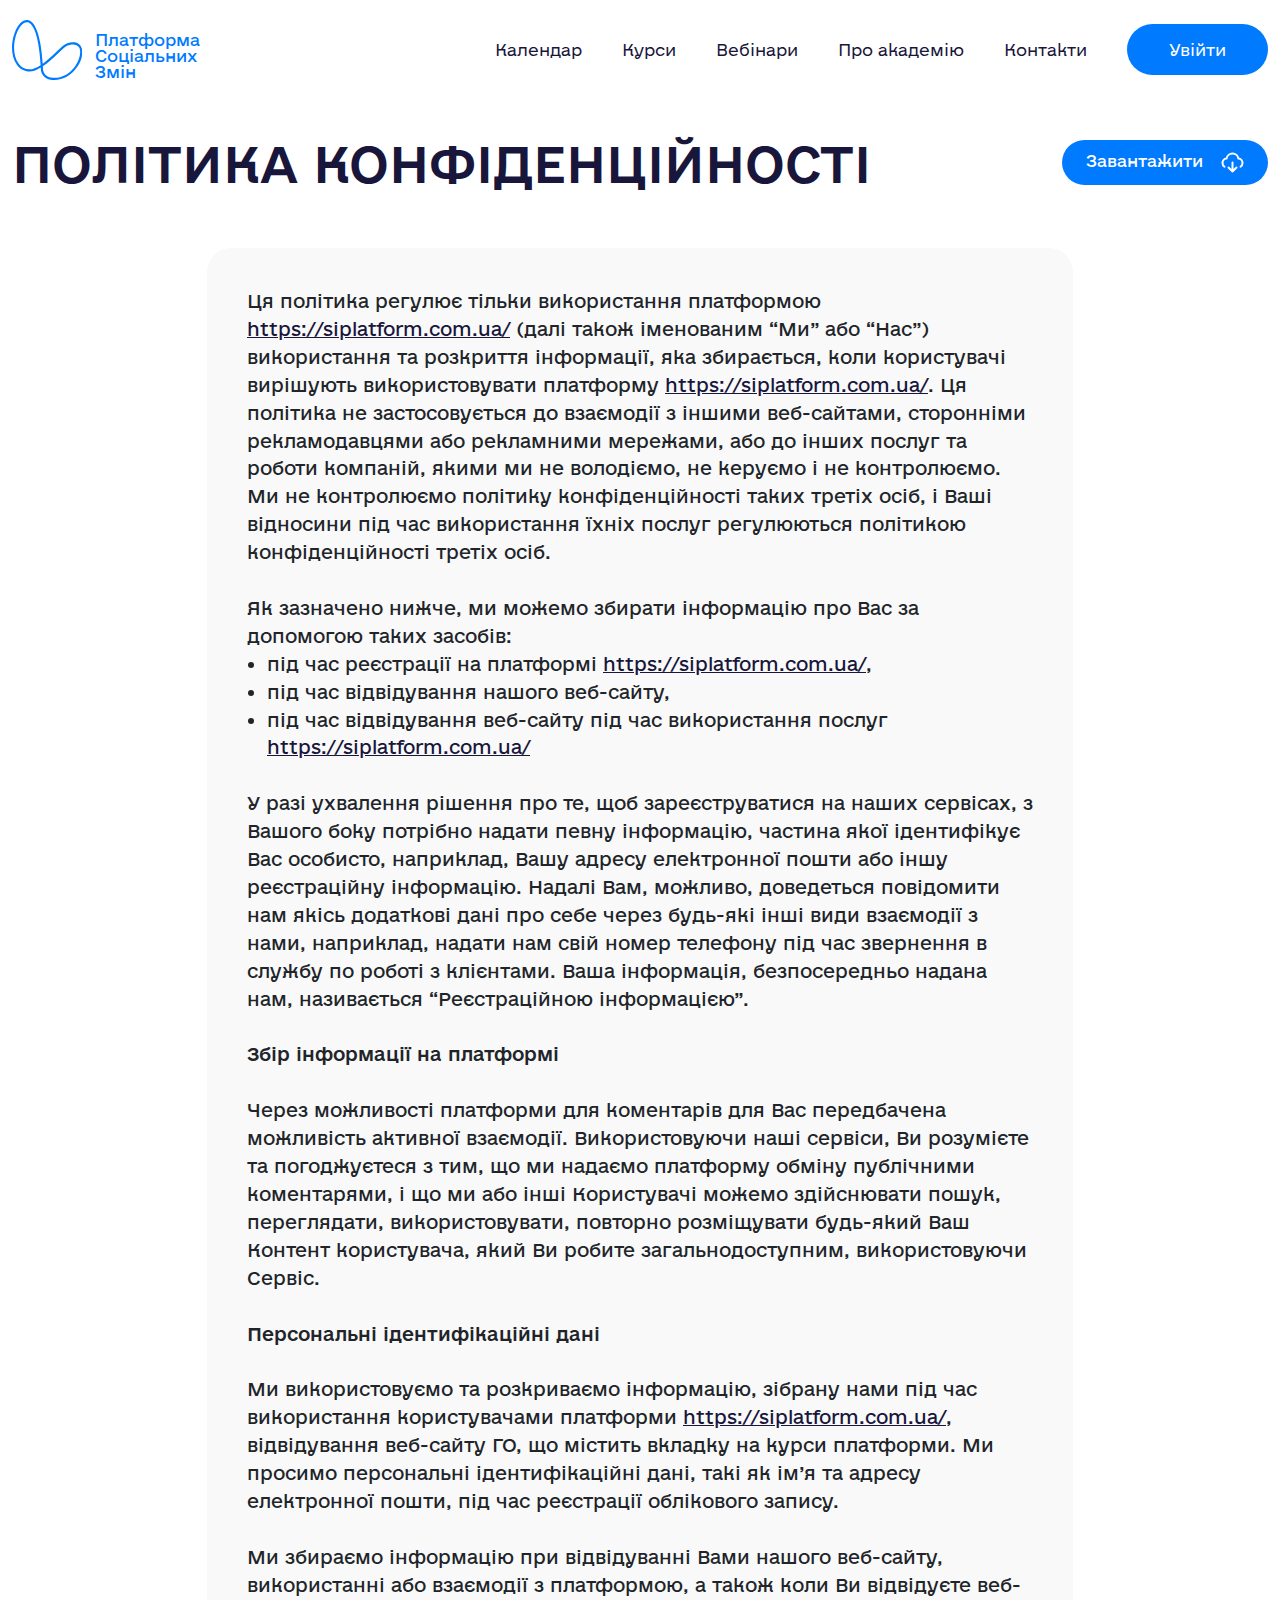
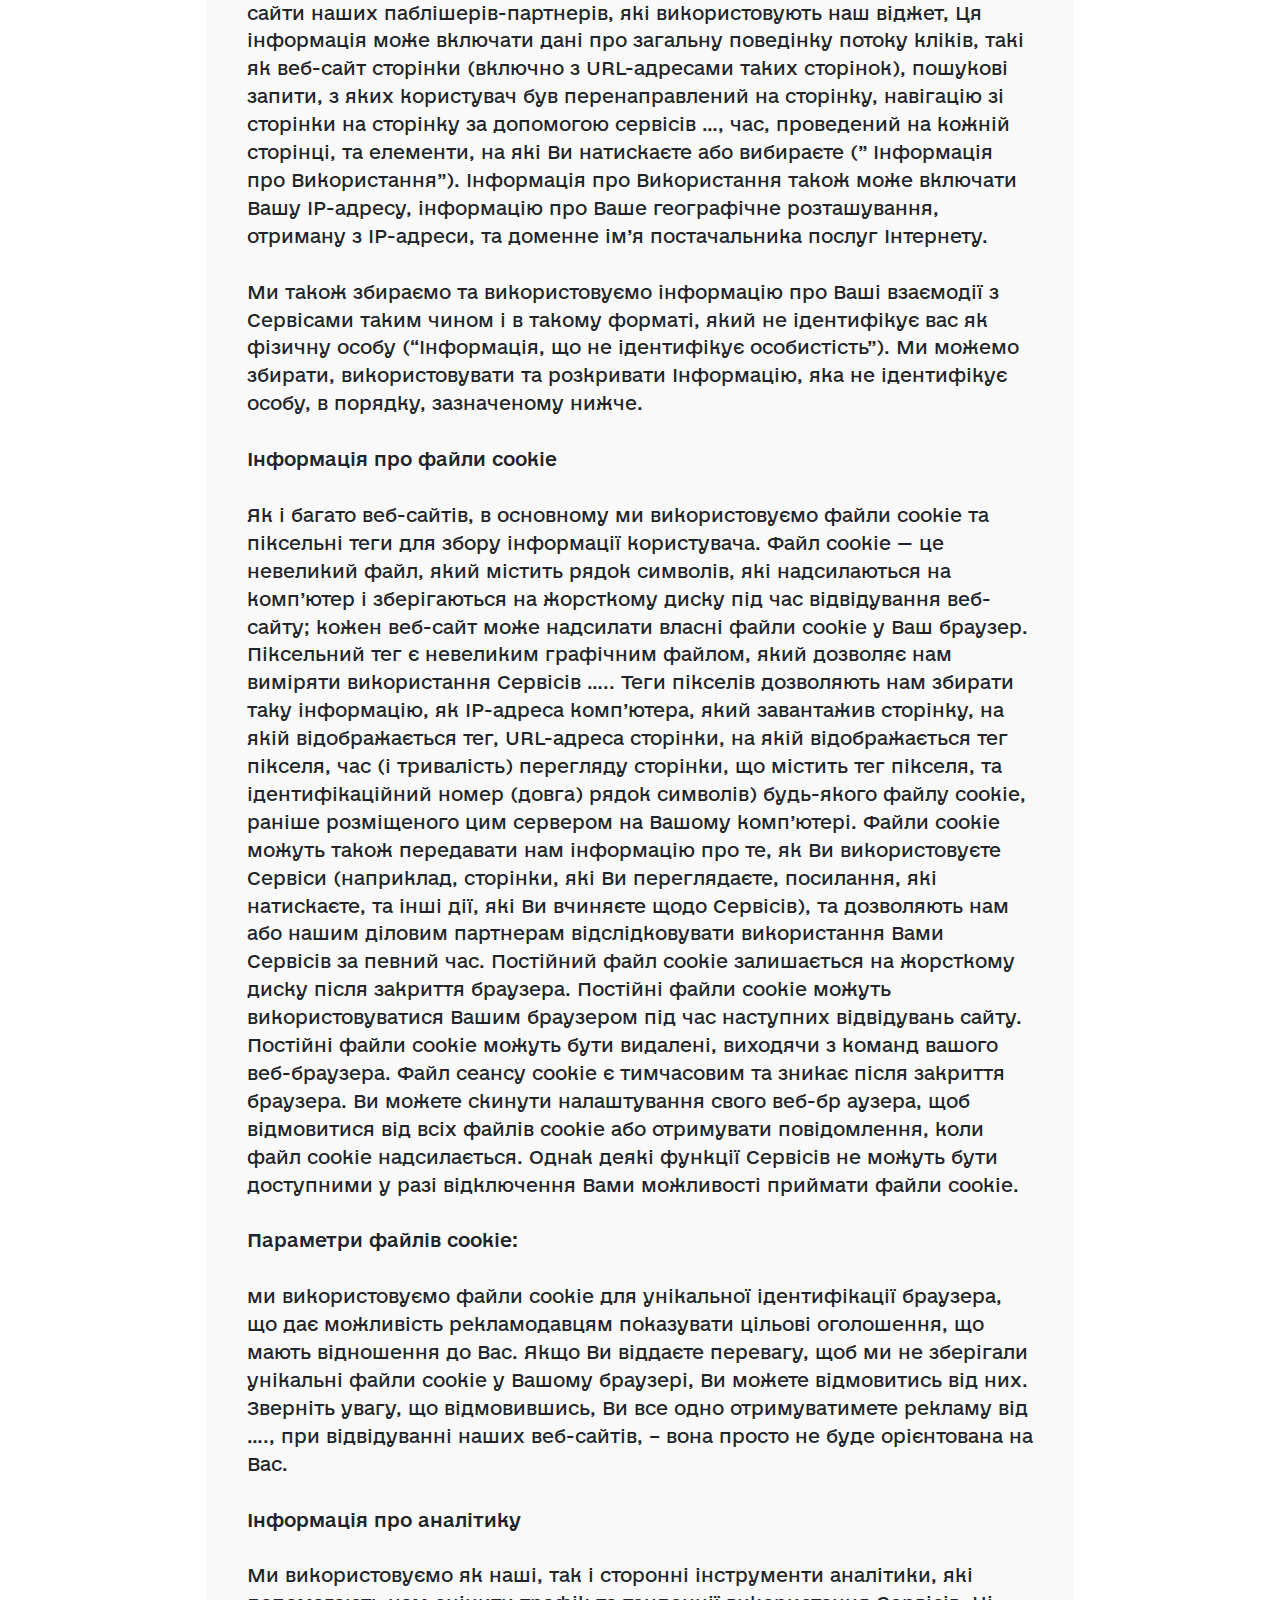
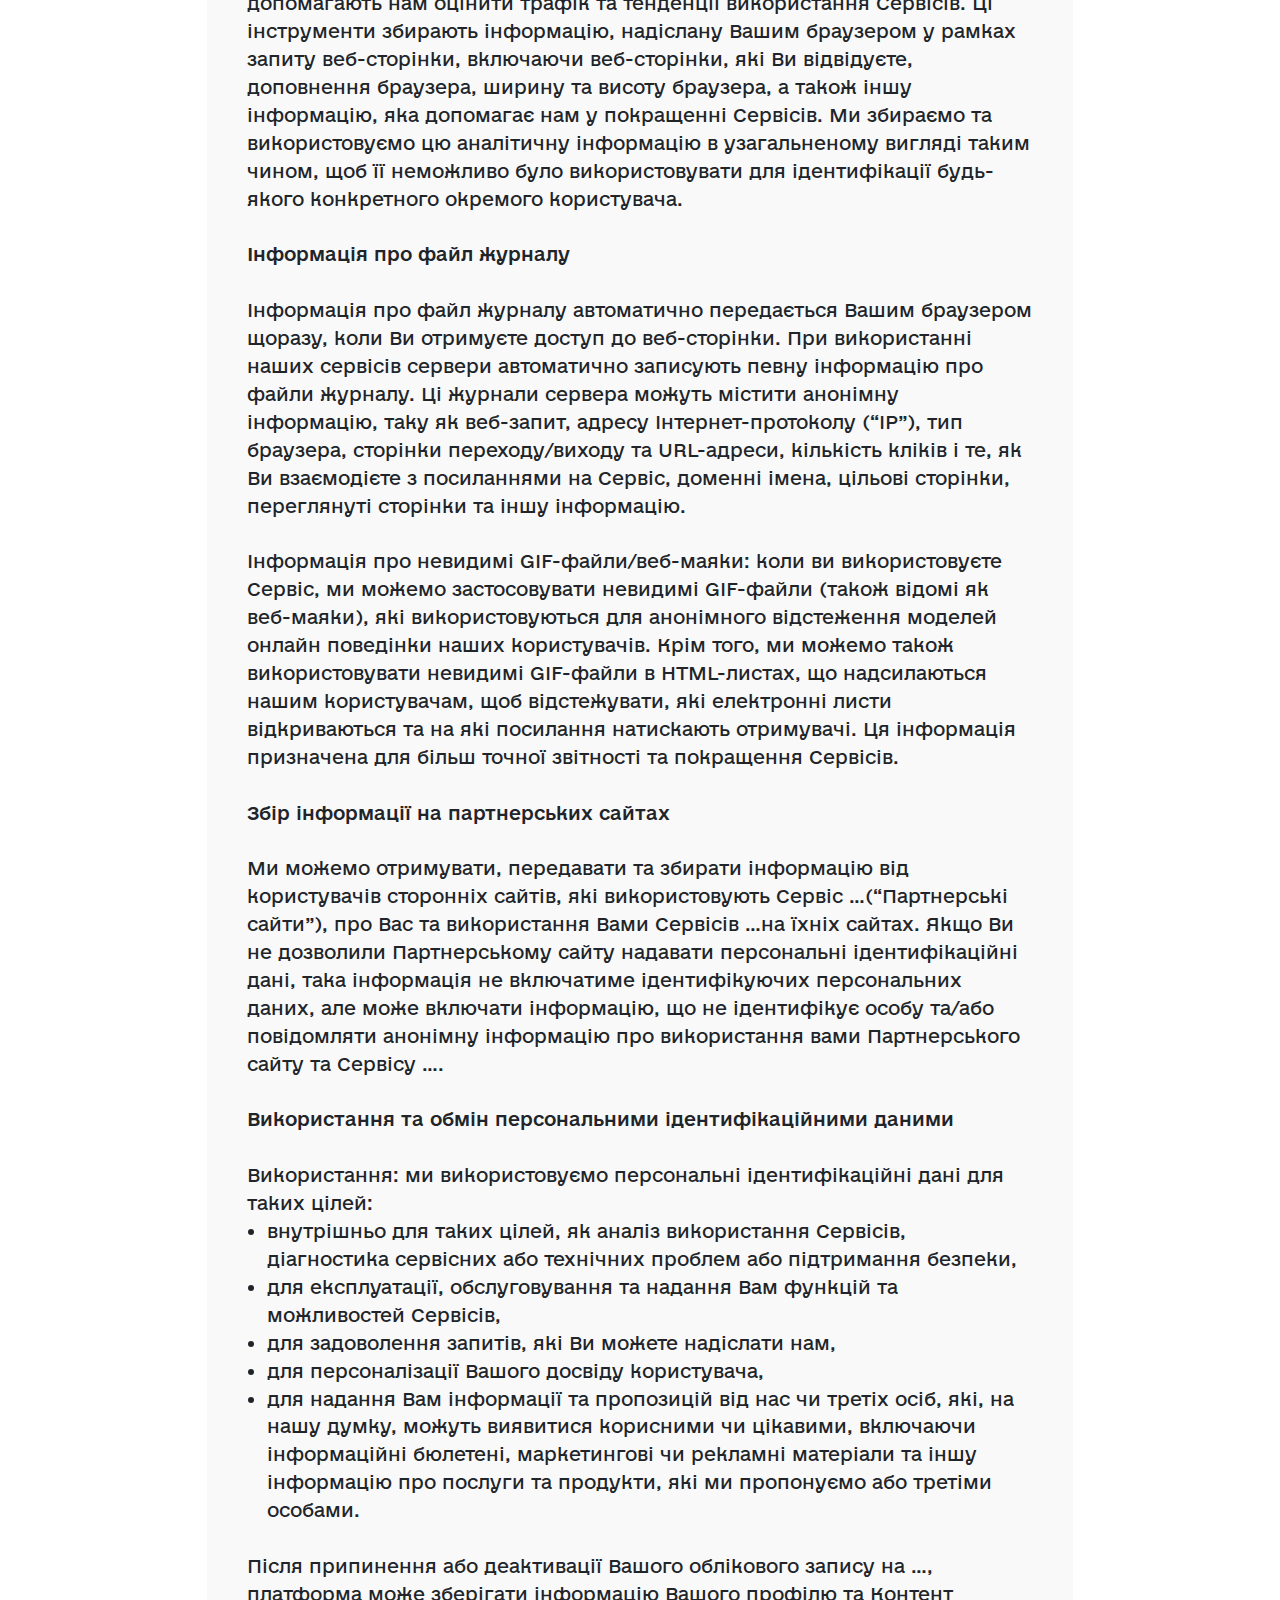
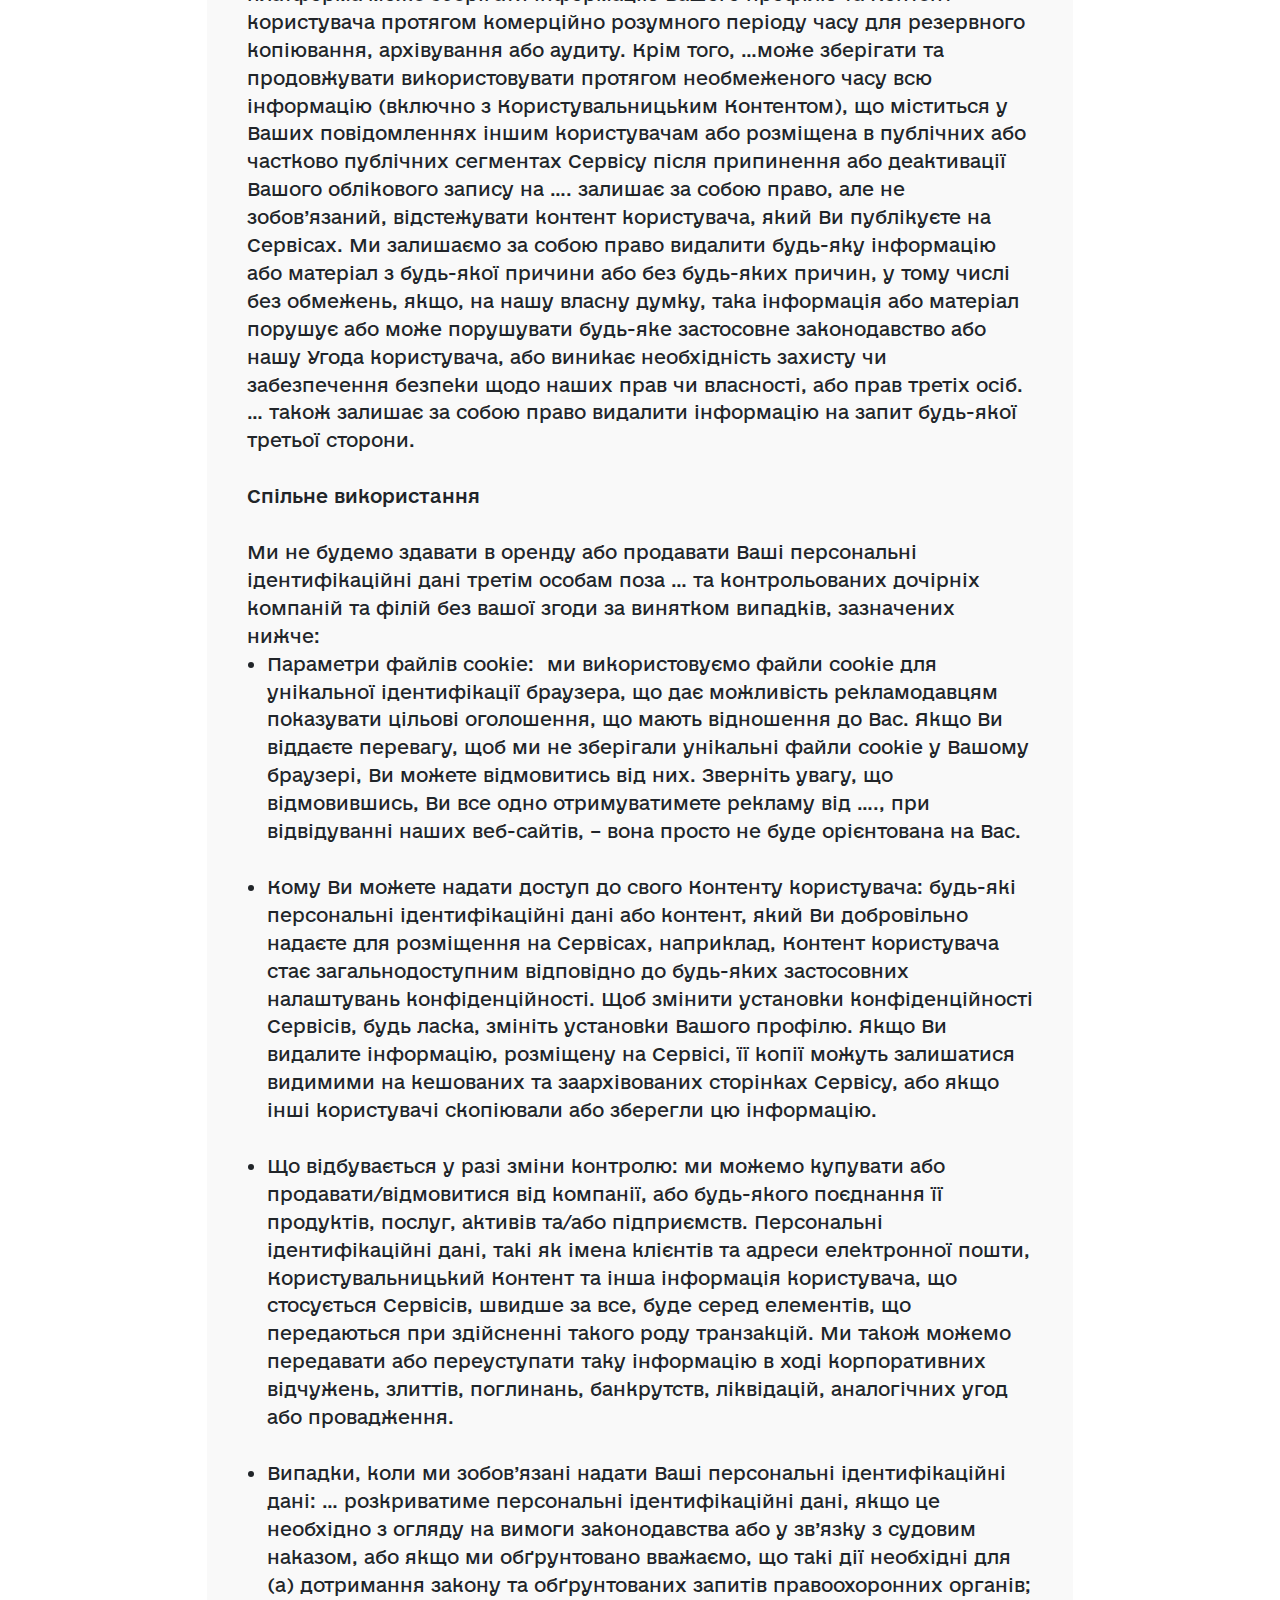
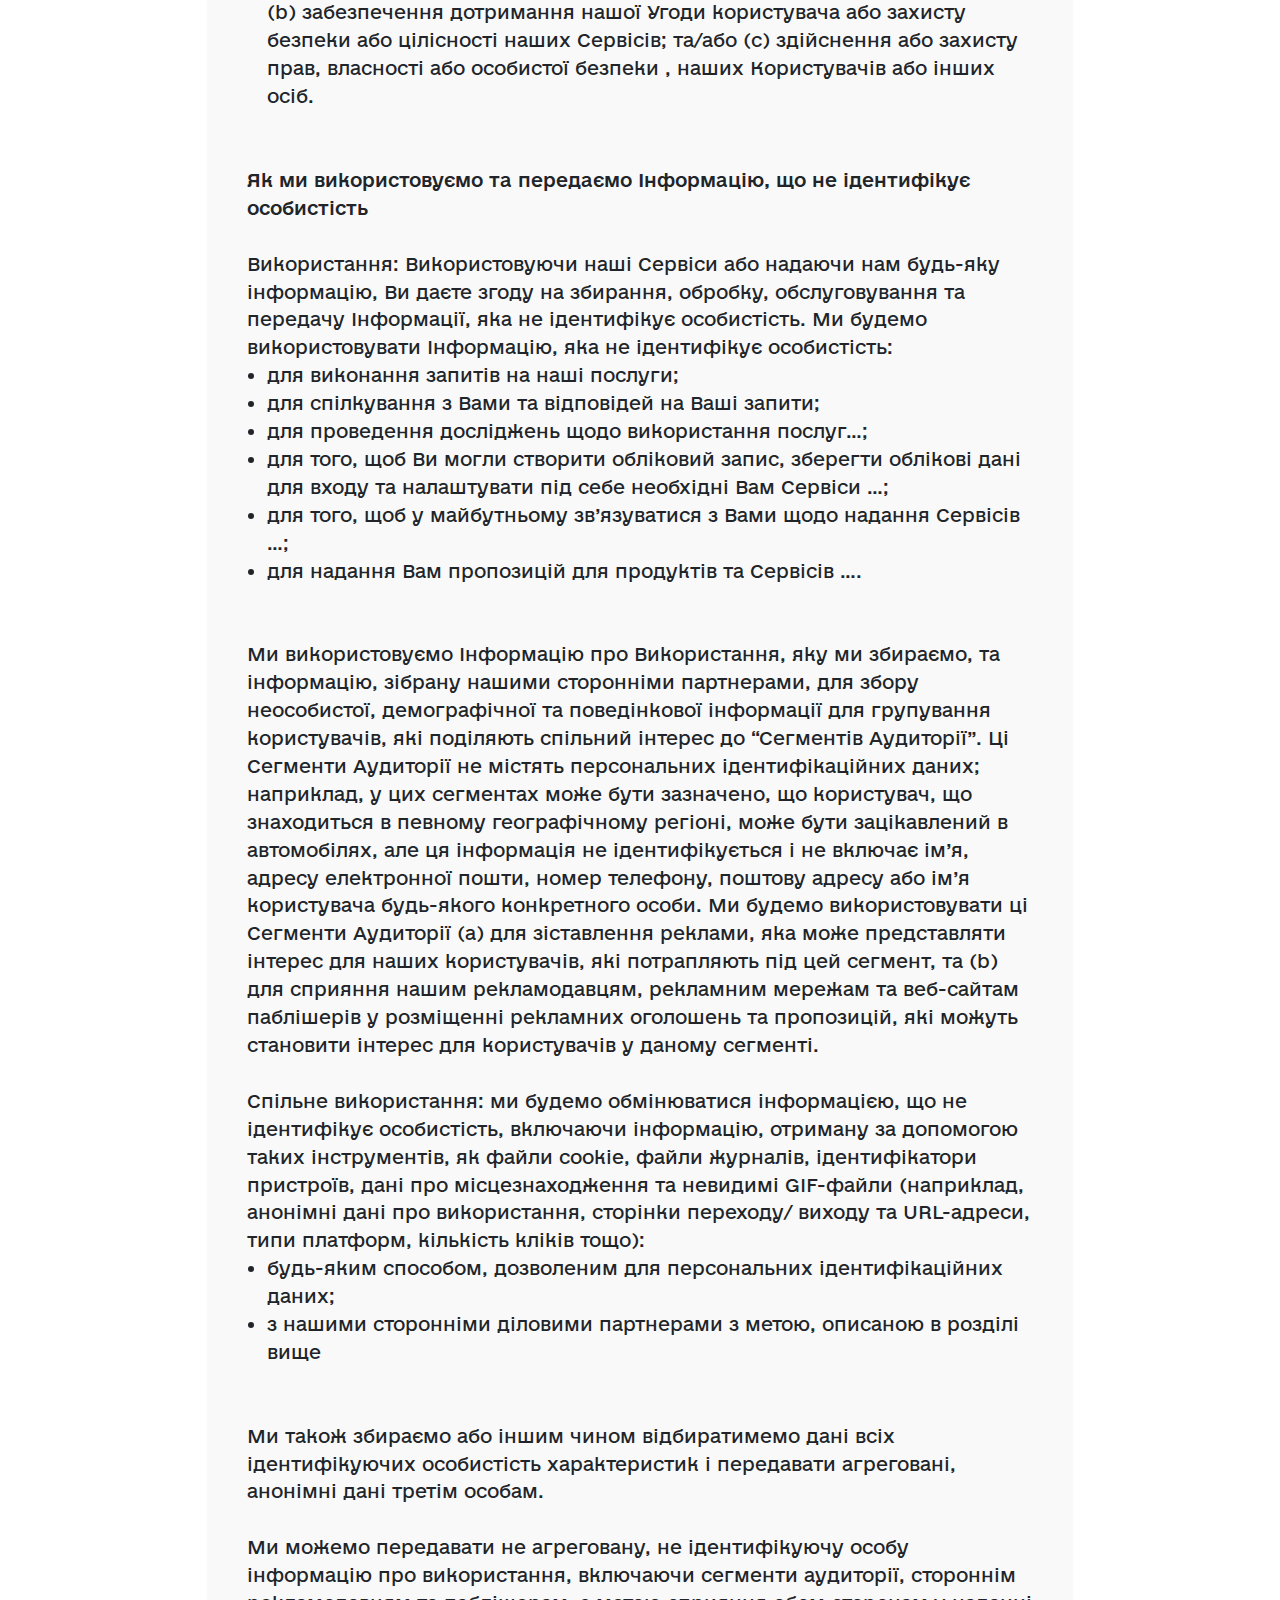
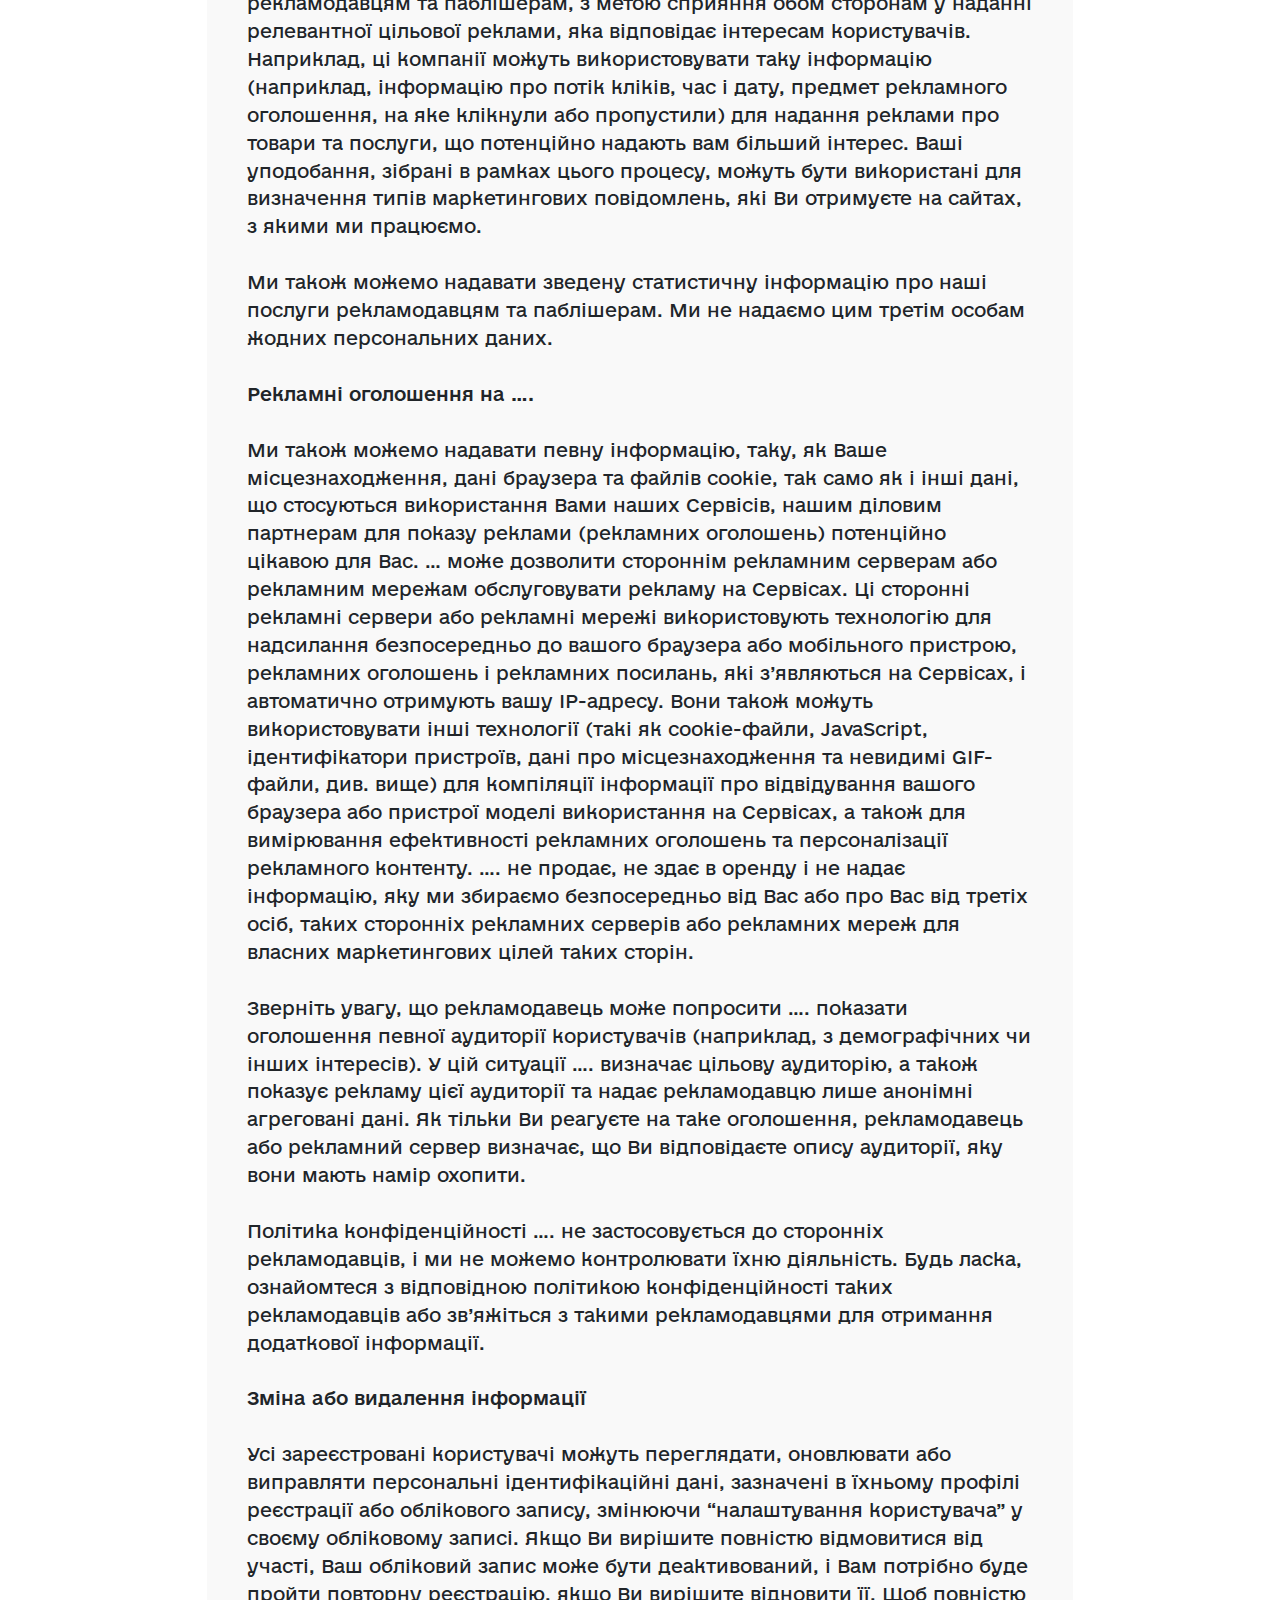
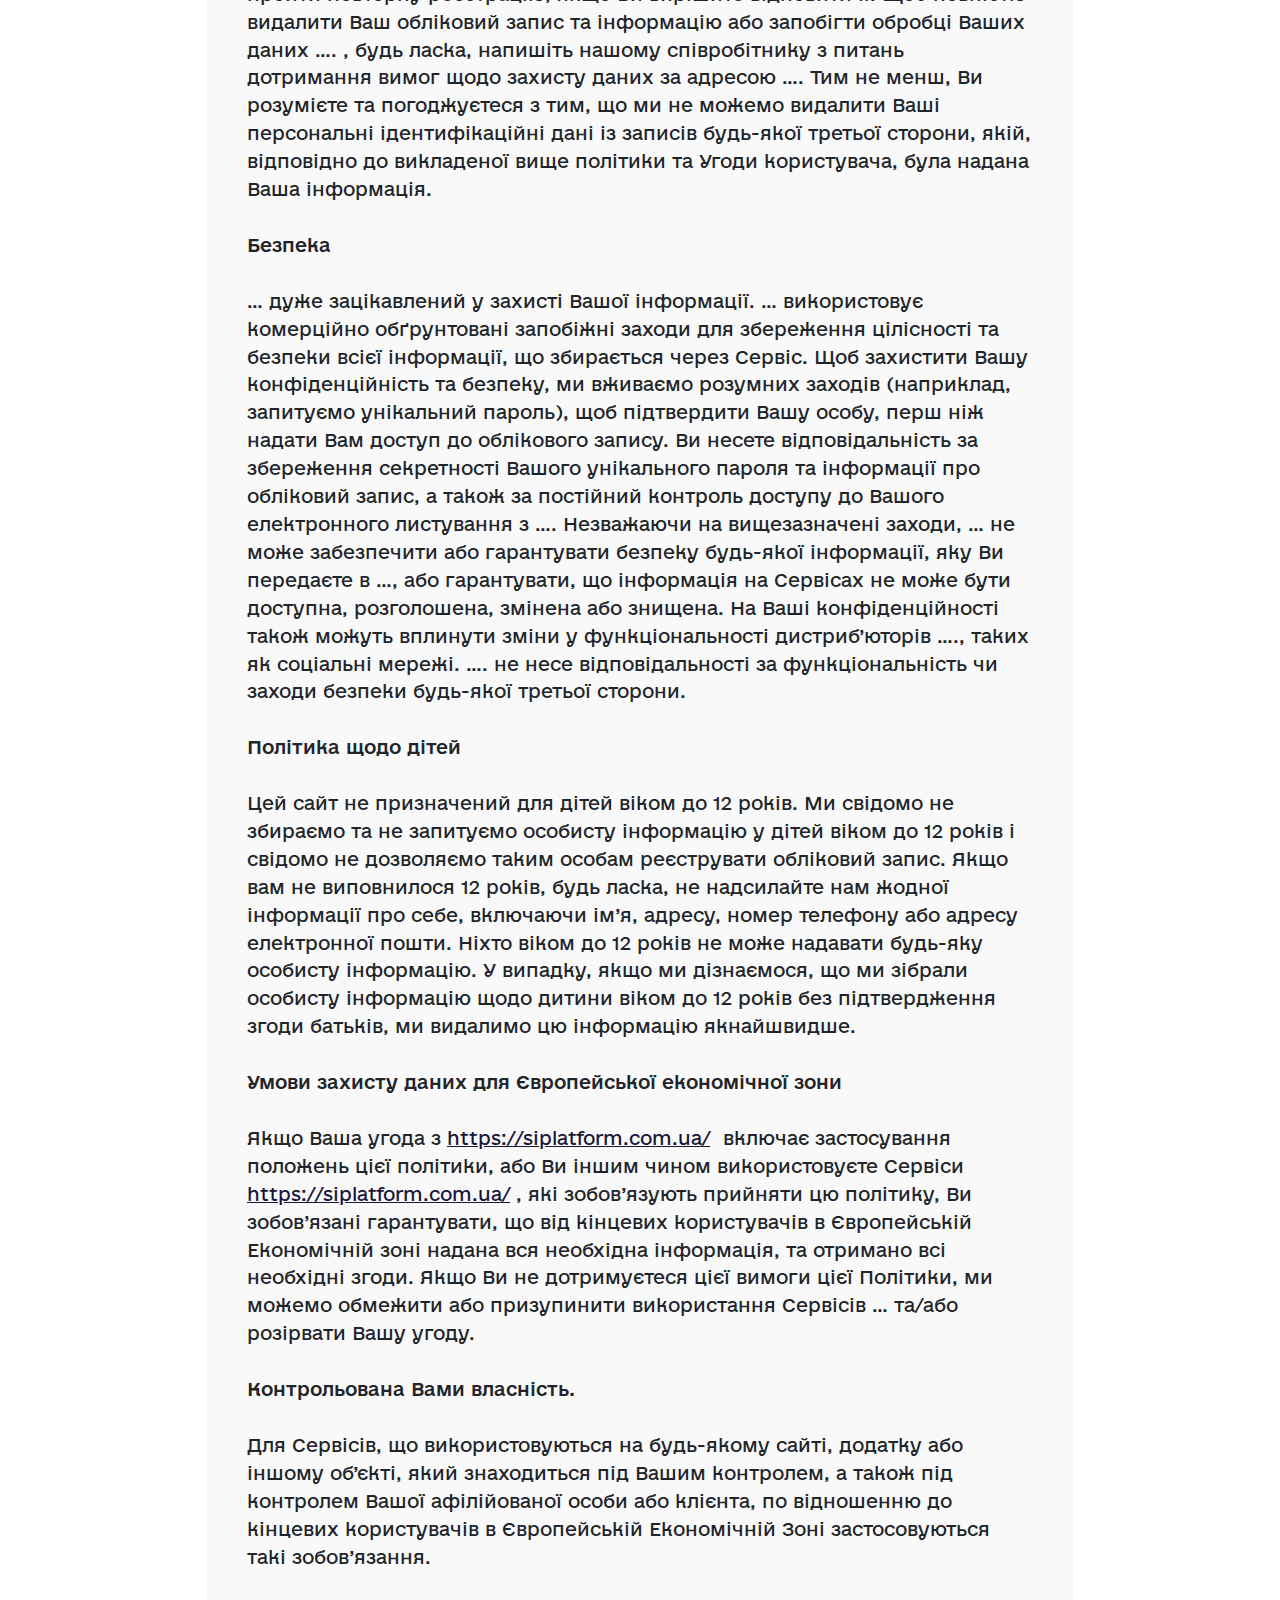
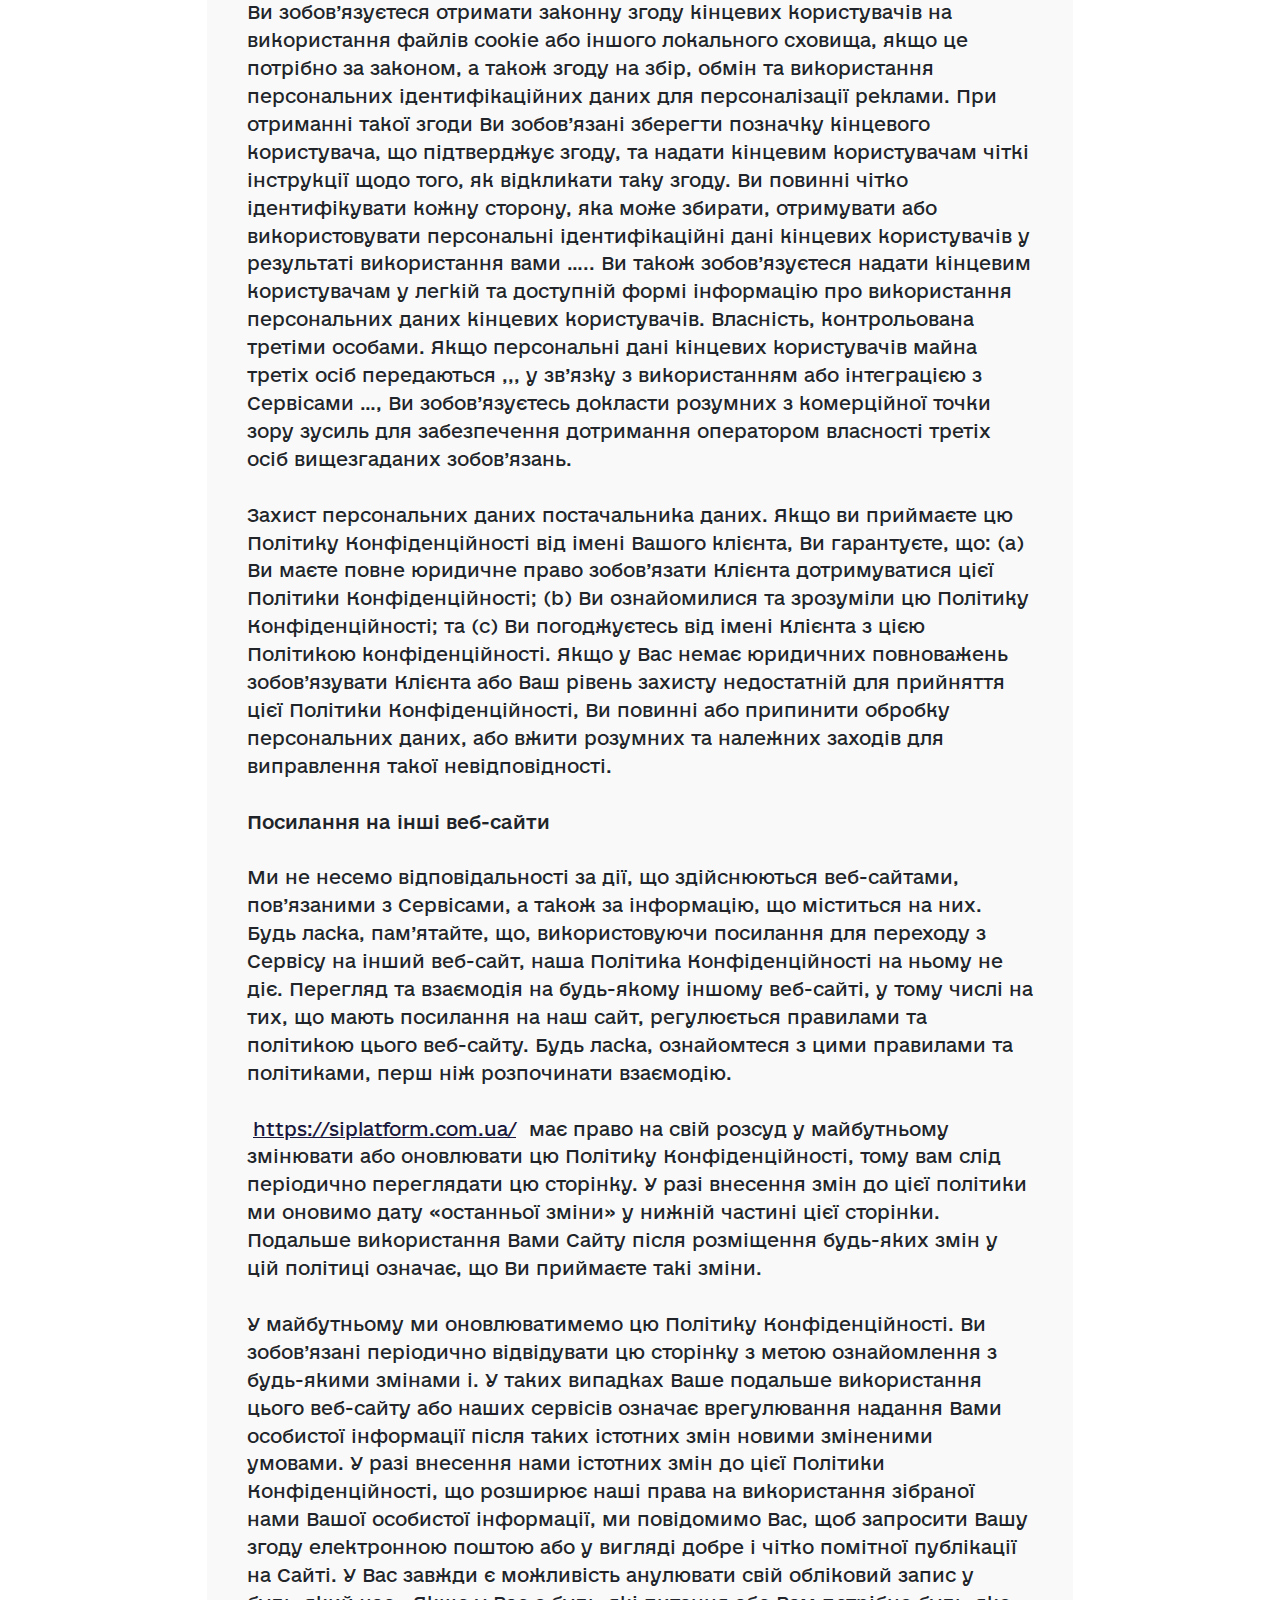
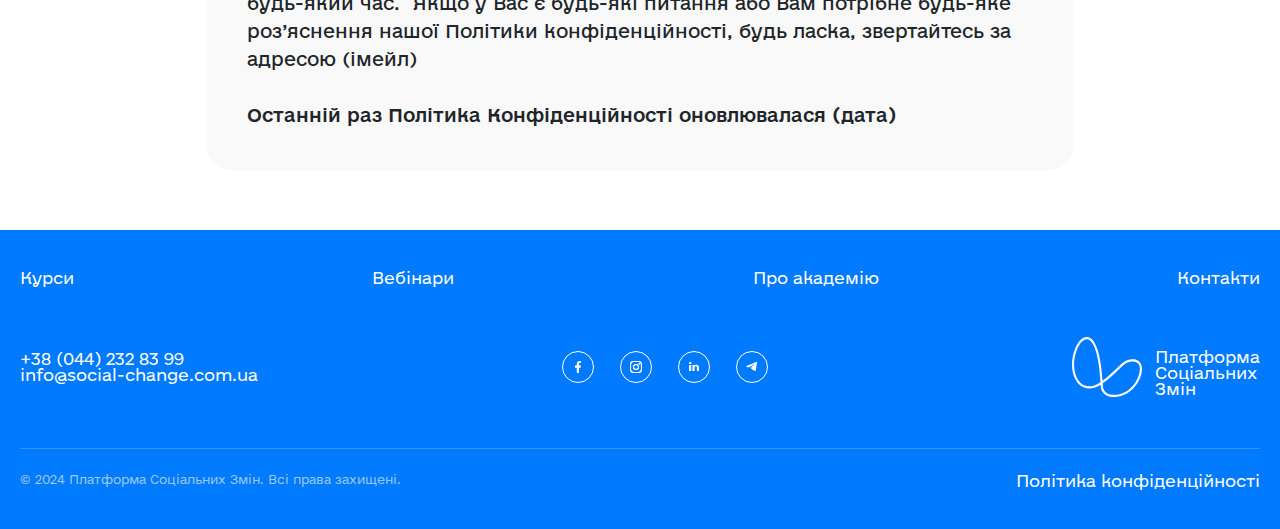
<file: confident.html>
<!DOCTYPE html>
<html lang="en">

<head>
    <meta charset="UTF-8">
    <meta name="viewport" content="width=device-width, initial-scale=1.0">
    <link rel="stylesheet" href="css/bootstrap.min.css">
    <link rel="stylesheet" href="css/bootstrap-grid.min.css">
    <link rel="stylesheet" href="css/confident.css">
    <title>Політика конфіденційності</title>
</head>

<body>
    <div class="modal fade" id="exampleModal" tabindex="-1" aria-labelledby="exampleModalLabel" aria-hidden="true">
        <div class="modal-dialog modal-dialog-centered">
            <div class="modal-content">
                <h2 class="modal-title">Вхід</h2>
                <input type="email" id="exampleFormControlInput1" placeholder="E-mail">
                <div class="password-container">
                    <input type="text" class="inputPassword" id="inputPassword" placeholder="Пароль">
                    <span class="toggle-password" onclick="togglePassword()">
                        <svg width="22" height="20" viewBox="0 0 22 20" fill="none" xmlns="http://www.w3.org/2000/svg">
                            <path
                                d="M9.74294 3.09232C10.1494 3.03223 10.5686 3 11.0004 3C16.1054 3 19.4553 7.50484 20.5807 9.28682C20.7169 9.5025 20.785 9.61034 20.8231 9.77667C20.8518 9.90159 20.8517 10.0987 20.8231 10.2236C20.7849 10.3899 20.7164 10.4985 20.5792 10.7156C20.2793 11.1901 19.8222 11.8571 19.2165 12.5805M5.72432 4.71504C3.56225 6.1817 2.09445 8.21938 1.42111 9.28528C1.28428 9.50187 1.21587 9.61016 1.17774 9.77648C1.1491 9.9014 1.14909 10.0984 1.17771 10.2234C1.21583 10.3897 1.28393 10.4975 1.42013 10.7132C2.54554 12.4952 5.89541 17 11.0004 17C13.0588 17 14.8319 16.2676 16.2888 15.2766M2.00042 1L20.0004 19M8.8791 7.87868C8.3362 8.42157 8.00042 9.17157 8.00042 10C8.00042 11.6569 9.34356 13 11.0004 13C11.8288 13 12.5788 12.6642 13.1217 12.1213"
                                stroke="#007AFF"
                                style="stroke:#007AFF;stroke:color(display-p3 0.0000 0.4784 1.0000);stroke-opacity:1;"
                                stroke-width="2" stroke-linecap="round" stroke-linejoin="round" />
                        </svg>
                    </span>
                </div>
                <button class="sign_in modal-sign_in">Увійти</button>
                <div class="modal-or">
                    <hr class="modal-line">
                    <p>або</p>
                    <hr class="modal-line">
                </div>
                <div class="social-login-buttons">
                    <button class="social-button google">
                        <svg width="24.000000" height="24.000000" viewBox="0 0 24 24" fill="none"
                            xmlns="http://www.w3.org/2000/svg" xmlns:xlink="http://www.w3.org/1999/xlink">
                            <clipPath id="clip403_13230">
                                <rect id="Social icon" rx="0.000000" width="23.500000" height="23.500000"
                                    transform="translate(0.250000 0.250000)" fill="white" fill-opacity="0" />
                            </clipPath>
                            <rect rx="0.000000" width="23.500000" height="23.500000"
                                transform="translate(0.250000 0.250000)" fill="#FFFFFF" fill-opacity="0" />
                            <g clip-path="url(#clip403_13230)">
                                <path
                                    d="M23.76 12.27C23.76 11.46 23.7 10.64 23.55 9.83L12.24 9.83L12.24 14.45L18.72 14.45C18.45 15.94 17.58 17.26 16.32 18.1L16.32 21.1L20.18 21.1C22.46 19.01 23.76 15.92 23.76 12.27Z"
                                    fill="#4285F4" fill-opacity="1.000000" fill-rule="nonzero" />
                                <path
                                    d="M12.24 24C15.47 24 18.2 22.93 20.19 21.1L16.32 18.1C15.25 18.83 13.86 19.25 12.24 19.25C9.11 19.25 6.45 17.13 5.5 14.3L1.51 14.3L1.51 17.39C3.55 21.44 7.7 24 12.24 24Z"
                                    fill="#34A853" fill-opacity="1.000000" fill-rule="nonzero" />
                                <path
                                    d="M5.5 14.3C4.99 12.8 4.99 11.19 5.5 9.7L5.5 6.61L1.51 6.61C-0.19 10 -0.19 14 1.51 17.39L5.5 14.3Z"
                                    fill="#FBBC04" fill-opacity="1.000000" fill-rule="nonzero" />
                                <path
                                    d="M12.24 4.74C13.95 4.72 15.6 5.36 16.84 6.54L20.26 3.12C18.1 1.08 15.22 -0.04 12.24 0C7.7 0 3.55 2.55 1.51 6.61L5.5 9.7C6.45 6.86 9.1 4.74 12.24 4.74Z"
                                    fill="#EA4335" fill-opacity="1.000000" fill-rule="nonzero" />
                            </g>
                        </svg>
                        Вхід через Google
                    </button>
                    <button class="social-button facebook">
                        <svg width="24" height="24" viewBox="0 0 24 24" fill="none" xmlns="http://www.w3.org/2000/svg">
                            <g clip-path="url(#clip0_403_13233)">
                                <path
                                    d="M24 12C24 5.37258 18.6274 0 12 0C5.37258 0 0 5.37258 0 12C0 17.9895 4.3882 22.954 10.125 23.8542V15.4688H7.07812V12H10.125V9.35625C10.125 6.34875 11.9166 4.6875 14.6576 4.6875C15.9701 4.6875 17.3438 4.92188 17.3438 4.92188V7.875H15.8306C14.34 7.875 13.875 8.80008 13.875 9.75V12H17.2031L16.6711 15.4688H13.875V23.8542C19.6118 22.954 24 17.9895 24 12Z"
                                    fill="#1877F2"
                                    style="fill:#1877F2;fill:color(display-p3 0.0941 0.4667 0.9490);fill-opacity:1;" />
                                <path
                                    d="M16.6711 15.4688L17.2031 12H13.875V9.75C13.875 8.80102 14.34 7.875 15.8306 7.875H17.3438V4.92188C17.3438 4.92188 15.9705 4.6875 14.6576 4.6875C11.9166 4.6875 10.125 6.34875 10.125 9.35625V12H7.07812V15.4688H10.125V23.8542C11.3674 24.0486 12.6326 24.0486 13.875 23.8542V15.4688H16.6711Z"
                                    fill="white" style="fill:white;fill-opacity:1;" />
                            </g>
                            <defs>
                                <clipPath id="clip0_403_13233">
                                    <rect width="24" height="24" fill="white" style="fill:white;fill-opacity:1;" />
                                </clipPath>
                            </defs>
                        </svg>
                        Вхід через Facebook
                    </button>
                </div>
                <p class="modal-to-registration">У вас ще немає аккаунта?
                    <button class="registration" data-bs-toggle="modal"
                        data-bs-target="#RegistrationModal">Зареєструватися</button>
                </p>
            </div>
        </div>
    </div>
    <div class="modal fade" id="RegistrationModal" tabindex="-1" aria-labelledby="exampleModalLabel" aria-hidden="true">
        <div class="modal-dialog modal-dialog-centered">
            <div class="modal-content">
                <h2 class="modal-title">Реєстрація</h2>
                <div class="social-login-buttons">
                    <button class="social-button google">
                        <svg width="24.000000" height="24.000000" viewBox="0 0 24 24" fill="none"
                            xmlns="http://www.w3.org/2000/svg" xmlns:xlink="http://www.w3.org/1999/xlink">
                            <clipPath id="clip403_13230">
                                <rect id="Social icon" rx="0.000000" width="23.500000" height="23.500000"
                                    transform="translate(0.250000 0.250000)" fill="white" fill-opacity="0" />
                            </clipPath>
                            <rect rx="0.000000" width="23.500000" height="23.500000"
                                transform="translate(0.250000 0.250000)" fill="#FFFFFF" fill-opacity="0" />
                            <g clip-path="url(#clip403_13230)">
                                <path
                                    d="M23.76 12.27C23.76 11.46 23.7 10.64 23.55 9.83L12.24 9.83L12.24 14.45L18.72 14.45C18.45 15.94 17.58 17.26 16.32 18.1L16.32 21.1L20.18 21.1C22.46 19.01 23.76 15.92 23.76 12.27Z"
                                    fill="#4285F4" fill-opacity="1.000000" fill-rule="nonzero" />
                                <path
                                    d="M12.24 24C15.47 24 18.2 22.93 20.19 21.1L16.32 18.1C15.25 18.83 13.86 19.25 12.24 19.25C9.11 19.25 6.45 17.13 5.5 14.3L1.51 14.3L1.51 17.39C3.55 21.44 7.7 24 12.24 24Z"
                                    fill="#34A853" fill-opacity="1.000000" fill-rule="nonzero" />
                                <path
                                    d="M5.5 14.3C4.99 12.8 4.99 11.19 5.5 9.7L5.5 6.61L1.51 6.61C-0.19 10 -0.19 14 1.51 17.39L5.5 14.3Z"
                                    fill="#FBBC04" fill-opacity="1.000000" fill-rule="nonzero" />
                                <path
                                    d="M12.24 4.74C13.95 4.72 15.6 5.36 16.84 6.54L20.26 3.12C18.1 1.08 15.22 -0.04 12.24 0C7.7 0 3.55 2.55 1.51 6.61L5.5 9.7C6.45 6.86 9.1 4.74 12.24 4.74Z"
                                    fill="#EA4335" fill-opacity="1.000000" fill-rule="nonzero" />
                            </g>
                        </svg>
                        Вхід через Google
                    </button>
                    <button class="social-button facebook">
                        <svg width="24" height="24" viewBox="0 0 24 24" fill="none" xmlns="http://www.w3.org/2000/svg">
                            <g clip-path="url(#clip0_403_13233)">
                                <path
                                    d="M24 12C24 5.37258 18.6274 0 12 0C5.37258 0 0 5.37258 0 12C0 17.9895 4.3882 22.954 10.125 23.8542V15.4688H7.07812V12H10.125V9.35625C10.125 6.34875 11.9166 4.6875 14.6576 4.6875C15.9701 4.6875 17.3438 4.92188 17.3438 4.92188V7.875H15.8306C14.34 7.875 13.875 8.80008 13.875 9.75V12H17.2031L16.6711 15.4688H13.875V23.8542C19.6118 22.954 24 17.9895 24 12Z"
                                    fill="#1877F2"
                                    style="fill:#1877F2;fill:color(display-p3 0.0941 0.4667 0.9490);fill-opacity:1;" />
                                <path
                                    d="M16.6711 15.4688L17.2031 12H13.875V9.75C13.875 8.80102 14.34 7.875 15.8306 7.875H17.3438V4.92188C17.3438 4.92188 15.9705 4.6875 14.6576 4.6875C11.9166 4.6875 10.125 6.34875 10.125 9.35625V12H7.07812V15.4688H10.125V23.8542C11.3674 24.0486 12.6326 24.0486 13.875 23.8542V15.4688H16.6711Z"
                                    fill="white" style="fill:white;fill-opacity:1;" />
                            </g>
                            <defs>
                                <clipPath id="clip0_403_13233">
                                    <rect width="24" height="24" fill="white" style="fill:white;fill-opacity:1;" />
                                </clipPath>
                            </defs>
                        </svg>
                        Вхід через Facebook
                    </button>
                </div>
                <div class="modal-or">
                    <hr class="modal-line">
                    <p>або</p>
                    <hr class="modal-line">
                </div>
                <input type="text" id="inputName" placeholder="І'мя">
                <input type="text" id="inputSurname" placeholder="Прізвище">
                <input type="tel" id="inputNumber" placeholder="Телефон"
                    pattern="^\+380\s\(\d{2}\)\s\d{3}-\d{2}-\d{2}$">
                <input type="email" id="exampleFormControlInput2" placeholder="E-mail">


                <div class="password-container">
                    <input type="password" class="inputPassword" id="inputPassword2" placeholder="Пароль">
                    <span class="toggle-password" onclick="togglePassword()">
                        <svg width="22" height="20" viewBox="0 0 22 20" fill="none" xmlns="http://www.w3.org/2000/svg">
                            <path
                                d="M9.74294 3.09232C10.1494 3.03223 10.5686 3 11.0004 3C16.1054 3 19.4553 7.50484 20.5807 9.28682C20.7169 9.5025 20.785 9.61034 20.8231 9.77667C20.8518 9.90159 20.8517 10.0987 20.8231 10.2236C20.7849 10.3899 20.7164 10.4985 20.5792 10.7156C20.2793 11.1901 19.8222 11.8571 19.2165 12.5805M5.72432 4.71504C3.56225 6.1817 2.09445 8.21938 1.42111 9.28528C1.28428 9.50187 1.21587 9.61016 1.17774 9.77648C1.1491 9.9014 1.14909 10.0984 1.17771 10.2234C1.21583 10.3897 1.28393 10.4975 1.42013 10.7132C2.54554 12.4952 5.89541 17 11.0004 17C13.0588 17 14.8319 16.2676 16.2888 15.2766M2.00042 1L20.0004 19M8.8791 7.87868C8.3362 8.42157 8.00042 9.17157 8.00042 10C8.00042 11.6569 9.34356 13 11.0004 13C11.8288 13 12.5788 12.6642 13.1217 12.1213"
                                stroke="#007AFF"
                                style="stroke:#007AFF;stroke:color(display-p3 0.0000 0.4784 1.0000);stroke-opacity:1;"
                                stroke-width="2" stroke-linecap="round" stroke-linejoin="round" />
                        </svg>
                    </span>
                </div>
                <div class="password-container">
                    <input type="password" class="inputPassword" id="confirmPassword"
                        aria-describedby="passwordHelpBlock" placeholder="Підтвердіть пароль">
                    <span class="toggle-password" onclick="togglePassword()">
                        <svg width="22" height="20" viewBox="0 0 22 20" fill="none" xmlns="http://www.w3.org/2000/svg">
                            <path
                                d="M9.74294 3.09232C10.1494 3.03223 10.5686 3 11.0004 3C16.1054 3 19.4553 7.50484 20.5807 9.28682C20.7169 9.5025 20.785 9.61034 20.8231 9.77667C20.8518 9.90159 20.8517 10.0987 20.8231 10.2236C20.7849 10.3899 20.7164 10.4985 20.5792 10.7156C20.2793 11.1901 19.8222 11.8571 19.2165 12.5805M5.72432 4.71504C3.56225 6.1817 2.09445 8.21938 1.42111 9.28528C1.28428 9.50187 1.21587 9.61016 1.17774 9.77648C1.1491 9.9014 1.14909 10.0984 1.17771 10.2234C1.21583 10.3897 1.28393 10.4975 1.42013 10.7132C2.54554 12.4952 5.89541 17 11.0004 17C13.0588 17 14.8319 16.2676 16.2888 15.2766M2.00042 1L20.0004 19M8.8791 7.87868C8.3362 8.42157 8.00042 9.17157 8.00042 10C8.00042 11.6569 9.34356 13 11.0004 13C11.8288 13 12.5788 12.6642 13.1217 12.1213"
                                stroke="#007AFF"
                                style="stroke:#007AFF;stroke:color(display-p3 0.0000 0.4784 1.0000);stroke-opacity:1;"
                                stroke-width="2" stroke-linecap="round" stroke-linejoin="round" />
                        </svg>
                    </span>
                </div>


                <label>
                    <input class="real-checkbox" type="checkbox" id="confirmDog">
                    <span class="custom-checkbox"></span>
                    Я примаю <a href="confident.html"> Договір публічної оферти</a>
                </label>

                <button class="sign_in modal-sign_in">Зареєструватися</button>
                <p class="modal-to-registration">У вас є аккаунт?
                    <button class="registration" data-bs-toggle="modal" data-bs-target="#exampleModal">Увійти</button>
                </p>
            </div>
        </div>
    </div>
    <section class="confident-start-section">
        <div class="container confident-start-section__container">
            <header class="confident-start-section__header header">
                <a class="confident-start-section__icon icon" href="index.html">
                    <svg width="70.330078" height="59.999023" viewBox="0 0 70.3301 59.999" fill="none"
                        xmlns="http://www.w3.org/2000/svg" xmlns:xlink="http://www.w3.org/1999/xlink">
                        <defs />
                        <path class="icon__img"
                            d="M68.84 26.24C67.59 24.16 64.96 21.79 59.54 22.34C56.23 22.68 53.07 24.07 50.4 26.35C48.5 27.97 46.41 29.97 44.19 32.09C40.16 35.94 35.53 40.36 30.7 43.8C29.04 17.86 24.08 2.46 16.58 0.27C13.07 -0.76 9.39 1.15 6.24 5.66C2.76 10.63 0 19.13 0 27.71C0 33.85 1.41 40.02 5 44.98C9.02 50.55 16.03 52.83 22.44 50.67C24.57 49.95 26.69 48.9 28.78 47.63C28.8 48.08 28.83 48.54 28.84 49C28.85 49.15 28.86 49.3 28.87 49.45C29.22 54.64 33.21 58.95 38.35 59.71C39.63 59.9 40.9 59.99 42.16 59.99C51.27 59.99 59.79 55.16 65.46 46.58C70.35 39.18 71.7 31.01 68.84 26.24ZM21.76 48.64C16.24 50.51 10.19 48.53 6.72 43.73C-1.3 32.64 2.37 14.91 7.98 6.89C9.48 4.75 12.51 1.3 15.98 2.32C19.15 3.25 26.56 9.33 28.65 45.2C26.37 46.66 24.06 47.86 21.76 48.63L21.76 48.64ZM63.68 45.39C57.69 54.46 48.34 59.01 38.66 57.6C34.5 56.98 31.28 53.51 31 49.31C30.99 49.18 30.98 49.04 30.98 48.9C30.94 48.03 30.89 47.16 30.84 46.3C36.2 42.68 41.28 37.83 45.65 33.65C47.85 31.56 49.93 29.57 51.78 27.99C54.12 25.99 56.88 24.77 59.75 24.48C63.21 24.13 65.66 25.09 67.01 27.35C69.42 31.35 68.05 38.78 63.68 45.39L63.68 45.39Z"
                            fill-opacity="1.000000" fill-rule="nonzero" />
                    </svg>
                    <p class="icon__text">Платформа <br> Соціальних <br> Змін</p>
                </a>
                <nav class="confident__nav nav-menu">
                    <ul class="nav-menu__list back">
                        <li class="nav-menu__list-item"><a href="calendar.html">Календар</a></li>
                        <li class="nav-menu__list-item"><a href="courses.html">Курси</a></li>
                        <li class="nav-menu__list-item"><a href="webinars.html">Вебінари</a></li>
                        <li class="nav-menu__list-item"><a href="about.html">Про академію</a></li>
                        <li class="nav-menu__list-item"><a href="contacts.html">Контакти</a></li>
                        <li class="nav-menu__list-item">
                            <button class="sign_in" data-bs-toggle="modal"
                                data-bs-target="#exampleModal">Увійти</button>
                        </li>
                    </ul>
                </nav>
                <div class="burger-menu burger-blue background-burger">
                    <span></span>
                    <span></span>
                    <span></span>
                  </div>
            </header>
        </div>
    </section>
    <section class="confident-content">
        <div class="confident-content__container container">
            <div class="confident-content__header">
                <h2 class="confident-content__title title-black">ПОЛІТИКА КОНФІДЕНЦІЙНОСТІ</h2>
                <a href="confident.docx" download>
                    <button id="confident-download">
                        Завантажити
                        <svg width="23" height="21" viewBox="0 0 23 21" fill="none" xmlns="http://www.w3.org/2000/svg">
                            <path
                                d="M3.5 14.7422C2.29401 13.935 1.5 12.5602 1.5 11C1.5 8.65643 3.29151 6.73129 5.57974 6.51937C6.04781 3.67213 8.52024 1.5 11.5 1.5C14.4798 1.5 16.9522 3.67213 17.4203 6.51937C19.7085 6.73129 21.5 8.65643 21.5 11C21.5 12.5602 20.706 13.935 19.5 14.7422M7.5 15.5L11.5 19.5M11.5 19.5L15.5 15.5M11.5 19.5V10.5"
                                stroke="white" style="stroke:white;stroke-opacity:1;" stroke-width="2"
                                stroke-linecap="round" stroke-linejoin="round" />
                        </svg>
                    </button>
                </a>

            </div>
            <div class="confident-content__information gray-block">
                Ця політика регулює тільки використання платформою <a href="">https://siplatform.com.ua/</a> (далі також
                іменованим
                “Ми” або “Нас”) використання та розкриття інформації, яка збирається, коли користувачі вирішують
                використовувати платформу <a href="">https://siplatform.com.ua/</a>. Ця політика не застосовується до
                взаємодії з
                іншими веб-сайтами, сторонніми рекламодавцями або рекламними мережами, або до інших послуг та роботи
                компаній, якими ми не володіємо, не керуємо і не контролюємо. Ми не контролюємо політику
                конфіденційності таких третіх осіб, і Ваші відносини під час використання їхніх послуг регулюються
                політикою конфіденційності третіх осіб.
                <br>
                <br>
                Як зазначено нижче, ми можемо збирати інформацію про Вас за допомогою таких засобів:
                <ul>
                    <li>під час реєстрації на платформі <a href="">https://siplatform.com.ua/</a>,</li>
                    <li>під час відвідування нашого веб-сайту,</li>
                    <li>під час відвідування веб-сайту під час використання послуг <a
                            href="">https://siplatform.com.ua/</a>
                    </li>
                </ul>

                <br>
                У разі ухвалення рішення про те, щоб зареєструватися на наших сервісах, з Вашого боку потрібно надати
                певну інформацію, частина якої ідентифікує Вас особисто, наприклад, Вашу адресу електронної пошти або
                іншу реєстраційну інформацію. Надалі Вам, можливо, доведеться повідомити нам якісь додаткові дані про
                себе через будь-які інші види взаємодії з нами, наприклад, надати нам свій номер телефону під час
                звернення в службу по роботі з клієнтами. Ваша інформація, безпосередньо надана нам, називається
                “Реєстраційною інформацією”.
                <br>
                <br>
                <h3>Збір інформації на платформі</h3>
                <br>
                Через можливості платформи для коментарів для Вас передбачена можливість активної взаємодії.
                Використовуючи наші сервіси, Ви розумієте та погоджуєтеся з тим, що ми надаємо платформу обміну
                публічними коментарями, і що ми або інші Користувачі можемо здійснювати пошук, переглядати,
                використовувати, повторно розміщувати будь-який Ваш Контент користувача, який Ви робите
                загальнодоступним, використовуючи Сервіс.
                <br>
                <br>
                <h3>Персональні ідентифікаційні дані</h3>
                <br>
                Ми використовуємо та розкриваємо інформацію, зібрану нами під час використання користувачами платформи
                <a href="">https://siplatform.com.ua/</a>, відвідування веб-сайту ГО, що містить вкладку на курси
                платформи. Ми просимо
                персональні ідентифікаційні дані, такі як ім’я та адресу електронної пошти, під час реєстрації
                облікового запису.
                <br><br>
                Ми збираємо інформацію при відвідуванні Вами нашого веб-сайту, використанні або взаємодії з платформою,
                а також коли Ви відвідуєте веб-сайти наших паблішерів-партнерів, які використовують наш віджет, Ця
                інформація може включати дані про загальну поведінку потоку кліків, такі як веб-сайт сторінки (включно з
                URL-адресами таких сторінок), пошукові запити, з яких користувач був перенаправлений на сторінку,
                навігацію зі сторінки на сторінку за допомогою сервісів …, час, проведений на кожній сторінці, та
                елементи, на які Ви натискаєте або вибираєте (” Інформація про Використання”). Інформація про
                Використання також може включати Вашу IP-адресу, інформацію про Ваше географічне розташування, отриману
                з IP-адреси, та доменне ім’я постачальника послуг Інтернету.
                <br><br>
                Ми також збираємо та використовуємо інформацію про Ваші взаємодії з Сервісами таким чином і в такому
                форматі, який не ідентифікує вас як фізичну особу (“Інформація, що не ідентифікує особистість”). Ми
                можемо збирати, використовувати та розкривати Інформацію, яка не ідентифікує особу, в порядку,
                зазначеному нижче.
                <br><br>
                <h3>Інформація про файли cookie</h3>
                <br>
                Як і багато веб-сайтів, в основному ми використовуємо файли cookie та піксельні теги для збору
                інформації користувача. Файл cookie — це невеликий файл, який містить рядок символів, які надсилаються
                на комп’ютер і зберігаються на жорсткому диску під час відвідування веб-сайту; кожен веб-сайт може
                надсилати власні файли cookie у Ваш браузер. Піксельний тег є невеликим графічним файлом, який дозволяє
                нам виміряти використання Сервісів ….. Теги пікселів дозволяють нам збирати таку інформацію, як
                IP-адреса комп’ютера, який завантажив сторінку, на якій відображається тег, URL-адреса сторінки, на якій
                відображається тег пікселя, час (і тривалість) перегляду сторінки, що містить тег пікселя, та
                ідентифікаційний номер (довга) рядок символів) будь-якого файлу cookie, раніше розміщеного цим сервером
                на Вашому комп’ютері. Файли cookie можуть також передавати нам інформацію про те, як Ви використовуєте
                Сервіси (наприклад, сторінки, які Ви переглядаєте, посилання, які натискаєте, та інші дії, які Ви
                вчиняєте щодо Сервісів), та дозволяють нам або нашим діловим партнерам відслідковувати використання Вами
                Сервісів за певний час. Постійний файл cookie залишається на жорсткому диску після закриття браузера.
                Постійні файли cookie можуть використовуватися Вашим браузером під час наступних відвідувань сайту.
                Постійні файли cookie можуть бути видалені, виходячи з команд вашого веб-браузера. Файл сеансу cookie є
                тимчасовим та зникає після закриття браузера. Ви можете скинути налаштування свого веб-бр аузера, щоб
                відмовитися від всіх файлів cookie або отримувати повідомлення, коли файл cookie надсилається. Однак
                деякі функції Сервісів не можуть бути доступними у разі відключення Вами можливості приймати файли
                cookie.
                <br><br>
                <h3>Параметри файлів cookie: </h3>
                <br>
                ми використовуємо файли cookie для унікальної ідентифікації браузера, що дає можливість рекламодавцям
                показувати цільові оголошення, що мають відношення до Вас. Якщо Ви віддаєте перевагу, щоб ми не
                зберігали унікальні файли cookie у Вашому браузері, Ви можете відмовитись від них. Зверніть увагу, що
                відмовившись, Ви все одно отримуватимете рекламу від …., при відвідуванні наших веб-сайтів, – вона
                просто не буде орієнтована на Вас.
                <br><br>
                <h3>Інформація про аналітику</h3>
                <br>
                Ми використовуємо як наші, так і сторонні інструменти аналітики, які допомагають нам оцінити трафік та
                тенденції використання Сервісів. Ці інструменти збирають інформацію, надіслану Вашим браузером у рамках
                запиту веб-сторінки, включаючи веб-сторінки, які Ви відвідуєте, доповнення браузера, ширину та висоту
                браузера, а також іншу інформацію, яка допомагає нам у покращенні Сервісів. Ми збираємо та
                використовуємо цю аналітичну інформацію в узагальненому вигляді таким чином, щоб її неможливо було
                використовувати для ідентифікації будь-якого конкретного окремого користувача.
                <br><br>
                <h3>Інформація про файл журналу</h3>
                <br>
                Інформація про файл журналу автоматично передається Вашим браузером щоразу, коли Ви отримуєте доступ до
                веб-сторінки. При використанні наших сервісів сервери автоматично записують певну інформацію про файли
                журналу. Ці журнали сервера можуть містити анонімну інформацію, таку як веб-запит, адресу
                Інтернет-протоколу (“IP”), тип браузера, сторінки переходу/виходу та URL-адреси, кількість кліків і те,
                як Ви взаємодієте з посиланнями на Сервіс, доменні імена, цільові сторінки, переглянуті сторінки та іншу
                інформацію.
                <br><br>
                Інформація про невидимі GIF-файли/веб-маяки: коли ви використовуєте Сервіс, ми можемо застосовувати
                невидимі GIF-файли (також відомі як веб-маяки), які використовуються для анонімного відстеження моделей
                онлайн поведінки наших користувачів. Крім того, ми можемо також використовувати невидимі GIF-файли в
                HTML-листах, що надсилаються нашим користувачам, щоб відстежувати, які електронні листи відкриваються та
                на які посилання натискають отримувачі. Ця інформація призначена для більш точної звітності та
                покращення Сервісів.
                <br><br>
                <h3>Збір інформації на партнерських сайтах</h3>
                <br>
                Ми можемо отримувати, передавати та збирати інформацію від користувачів сторонніх сайтів, які
                використовують Сервіс …(“Партнерські сайти”), про Вас та використання Вами Сервісів …на їхніх сайтах.
                Якщо Ви не дозволили Партнерському сайту надавати персональні ідентифікаційні дані, така інформація не
                включатиме ідентифікуючих персональних даних, але може включати інформацію, що не ідентифікує особу
                та/або повідомляти анонімну інформацію про використання вами Партнерського сайту та Сервісу ….
                <br><br>
                <h3>Використання та обмін персональними ідентифікаційними даними</h3>
                <br>
                Використання: ми використовуємо персональні ідентифікаційні дані для таких цілей:
                <ul>
                    <li>внутрішньо для таких цілей, як аналіз використання Сервісів, діагностика сервісних або технічних
                        проблем або підтримання безпеки,</li>
                    <li>для експлуатації, обслуговування та надання Вам функцій та можливостей Сервісів,</li>
                    <li>для задоволення запитів, які Ви можете надіслати нам,</li>
                    <li>для персоналізації Вашого досвіду користувача,</li>
                    <li>для надання Вам інформації та пропозицій від нас чи третіх осіб, які, на нашу думку, можуть
                        виявитися корисними чи цікавими, включаючи інформаційні бюлетені, маркетингові чи рекламні
                        матеріали
                        та іншу інформацію про послуги та продукти, які ми пропонуємо або третіми особами.</li>
                </ul>
                <br>
                Після припинення або деактивації Вашого облікового запису на …, платформа може зберігати інформацію
                Вашого профілю та Контент користувача протягом комерційно розумного періоду часу для резервного
                копіювання, архівування або аудиту. Крім того, …може зберігати та продовжувати використовувати протягом
                необмеженого часу всю інформацію (включно з Користувальницьким Контентом), що міститься у Ваших
                повідомленнях іншим користувачам або розміщена в публічних або частково публічних сегментах Сервісу
                після припинення або деактивації Вашого облікового запису на …. залишає за собою право, але не
                зобов’язаний, відстежувати контент користувача, який Ви публікуєте на Сервісах. Ми залишаємо за собою
                право видалити будь-яку інформацію або матеріал з будь-якої причини або без будь-яких причин, у тому
                числі без обмежень, якщо, на нашу власну думку, така інформація або матеріал порушує або може порушувати
                будь-яке застосовне законодавство або нашу Угода користувача, або виникає необхідність захисту чи
                забезпечення безпеки щодо наших прав чи власності, або прав третіх осіб. … також залишає за собою право
                видалити інформацію на запит будь-якої третьої сторони.
                <br><br>
                <h3>Спільне використання</h3>
                <br>
                Ми не будемо здавати в оренду або продавати Ваші персональні ідентифікаційні дані третім особам поза …
                та контрольованих дочірніх компаній та філій без вашої згоди за винятком випадків, зазначених нижче:
                <ul>
                    <li>Параметри файлів cookie: 
                        ми використовуємо файли cookie для унікальної ідентифікації браузера, що дає можливість
                        рекламодавцям показувати цільові оголошення, що мають відношення до Вас. Якщо Ви віддаєте
                        перевагу,
                        щоб ми не зберігали унікальні файли cookie у Вашому браузері, Ви можете відмовитись від них.
                        Зверніть увагу, що відмовившись, Ви все одно отримуватимете рекламу від …., при відвідуванні
                        наших
                        веб-сайтів, – вона просто не буде орієнтована на Вас.</li>
                    <br>
                    <li>Кому Ви можете надати доступ до свого Контенту користувача: будь-які персональні ідентифікаційні
                        дані або контент, який Ви добровільно надаєте для розміщення на Сервісах, наприклад, Контент
                        користувача стає загальнодоступним відповідно до будь-яких застосовних налаштувань
                        конфіденційності.
                        Щоб змінити установки конфіденційності Сервісів, будь ласка, змініть установки Вашого профілю.
                        Якщо
                        Ви видалите інформацію, розміщену на Сервісі, її копії можуть залишатися видимими на кешованих
                        та
                        заархівованих сторінках Сервісу, або якщо інші користувачі скопіювали або зберегли цю
                        інформацію.
                    </li>
                    <br>
                    <li>Що відбувається у разі зміни контролю: ми можемо купувати або продавати/відмовитися від
                        компанії,
                        або будь-якого поєднання її продуктів, послуг, активів та/або підприємств. Персональні
                        ідентифікаційні дані, такі як імена клієнтів та адреси електронної пошти, Користувальницький
                        Контент
                        та інша інформація користувача, що стосується Сервісів, швидше за все, буде серед елементів, що
                        передаються при здійсненні такого роду транзакцій. Ми також можемо передавати або переуступати
                        таку
                        інформацію в ході корпоративних відчужень, злиттів, поглинань, банкрутств, ліквідацій,
                        аналогічних
                        угод або провадження.</li>
                    <br>
                    <li>Випадки, коли ми зобов’язані надати Ваші персональні ідентифікаційні дані: … розкриватиме
                        персональні ідентифікаційні дані, якщо це необхідно з огляду на вимоги законодавства або у
                        зв’язку з
                        судовим наказом, або якщо ми обґрунтовано вважаємо, що такі дії необхідні для (а) дотримання
                        закону
                        та обґрунтованих запитів правоохоронних органів; (b) забезпечення дотримання нашої Угоди
                        користувача
                        або захисту безпеки або цілісності наших Сервісів; та/або (с) здійснення або захисту прав,
                        власності
                        або особистої безпеки , наших Користувачів або інших осіб.</li>
                </ul>
                <br><br>
                <h3>Як ми використовуємо та передаємо Інформацію, що не ідентифікує особистість</h3>
                <br>
                Використання: Використовуючи наші Сервіси або надаючи нам будь-яку інформацію, Ви даєте згоду на
                збирання, обробку, обслуговування та передачу Інформації, яка не ідентифікує особистість. Ми будемо
                використовувати Інформацію, яка не ідентифікує особистість:
                <ul>
                    <li>для виконання запитів на наші послуги;</li>
                    <li>для спілкування з Вами та відповідей на Ваші запити;</li>
                    <li>для проведення досліджень щодо використання послуг…;</li>
                    <li>для того, щоб Ви могли створити обліковий запис, зберегти облікові дані для входу та налаштувати
                        під себе необхідні Вам Сервіси …;</li>
                    <li>для того, щоб у майбутньому зв’язуватися з Вами щодо надання Сервісів …;</li>
                    <li>для надання Вам пропозицій для продуктів та Сервісів ….</li>
                </ul>
                <br><br>
                Ми використовуємо Інформацію про Використання, яку ми збираємо, та інформацію, зібрану нашими сторонніми
                партнерами, для збору неособистої, демографічної та поведінкової інформації для групування користувачів,
                які поділяють спільний інтерес до “Сегментів Аудиторії”. Ці Сегменти Аудиторії не містять персональних
                ідентифікаційних даних; наприклад, у цих сегментах може бути зазначено, що користувач, що знаходиться в
                певному географічному регіоні, може бути зацікавлений в автомобілях, але ця інформація не
                ідентифікується і не включає ім’я, адресу електронної пошти, номер телефону, поштову адресу або ім’я
                користувача будь-якого конкретного особи. Ми будемо використовувати ці Сегменти Аудиторії (a) для
                зіставлення реклами, яка може представляти інтерес для наших користувачів, які потрапляють під цей
                сегмент, та (b) для сприяння нашим рекламодавцям, рекламним мережам та веб-сайтам паблішерів у
                розміщенні рекламних оголошень та пропозицій, які можуть становити інтерес для користувачів у даному
                сегменті.
                <br><br>
                Спільне використання: ми будемо обмінюватися інформацією, що не ідентифікує особистість, включаючи
                інформацію, отриману за допомогою таких інструментів, як файли cookie, файли журналів, ідентифікатори
                пристроїв, дані про місцезнаходження та невидимі GIF-файли (наприклад, анонімні дані про використання,
                сторінки переходу/ виходу та URL-адреси, типи платформ, кількість кліків тощо):
                <ul>
                    <li>будь-яким способом, дозволеним для персональних ідентифікаційних даних;</li>
                    <li>з нашими сторонніми діловими партнерами з метою, описаною в розділі вище</li>
                </ul>
                <br><br>
                Ми також збираємо або іншим чином відбиратимемо дані всіх ідентифікуючих особистість характеристик і
                передавати агреговані, анонімні дані третім особам.
                <br><br>
                Ми можемо передавати не агреговану, не ідентифікуючу особу інформацію про використання, включаючи
                сегменти аудиторії, стороннім рекламодавцям та паблішерам, з метою сприяння обом сторонам у наданні
                релевантної цільової реклами, яка відповідає інтересам користувачів. Наприклад, ці компанії можуть
                використовувати таку інформацію (наприклад, інформацію про потік кліків, час і дату, предмет рекламного
                оголошення, на яке клікнули або пропустили) для надання реклами про товари та послуги, що потенційно
                надають вам більший інтерес. Ваші уподобання, зібрані в рамках цього процесу, можуть бути використані
                для визначення типів маркетингових повідомлень, які Ви отримуєте на сайтах, з якими ми працюємо.
                <br><br>
                Ми також можемо надавати зведену статистичну інформацію про наші послуги рекламодавцям та паблішерам. Ми
                не надаємо цим третім особам жодних персональних даних.
                <br><br>
                <h3>Рекламні оголошення на ….</h3>
                <br>
                Ми також можемо надавати певну інформацію, таку, як Ваше місцезнаходження, дані браузера та файлів
                cookie, так само як і інші дані, що стосуються використання Вами наших Сервісів, нашим діловим партнерам
                для показу реклами (рекламних оголошень) потенційно цікавою для Вас. … може дозволити стороннім
                рекламним серверам або рекламним мережам обслуговувати рекламу на Сервісах. Ці сторонні рекламні сервери
                або рекламні мережі використовують технологію для надсилання безпосередньо до вашого браузера або
                мобільного пристрою, рекламних оголошень і рекламних посилань, які з’являються на Сервісах, і
                автоматично отримують вашу IP-адресу. Вони також можуть використовувати інші технології (такі як
                cookie-файли, JavaScript, ідентифікатори пристроїв, дані про місцезнаходження та невидимі GIF-файли,
                див. вище) для компіляції інформації про відвідування вашого браузера або пристрої моделі використання
                на Сервісах, а також для вимірювання ефективності рекламних оголошень та персоналізації рекламного
                контенту. …. не продає, не здає в оренду і не надає інформацію, яку ми збираємо безпосередньо від Вас
                або про Вас від третіх осіб, таких сторонніх рекламних серверів або рекламних мереж для власних
                маркетингових цілей таких сторін.
                <br><br>
                Зверніть увагу, що рекламодавець може попросити …. показати оголошення певної аудиторії користувачів
                (наприклад, з демографічних чи інших інтересів). У цій ситуації …. визначає цільову аудиторію, а також
                показує рекламу цієї аудиторії та надає рекламодавцю лише анонімні агреговані дані. Як тільки Ви
                реагуєте на таке оголошення, рекламодавець або рекламний сервер визначає, що Ви відповідаєте опису
                аудиторії, яку вони мають намір охопити.
                <br><br>
                Політика конфіденційності …. не застосовується до сторонніх рекламодавців, і ми не можемо контролювати
                їхню діяльність. Будь ласка, ознайомтеся з відповідною політикою конфіденційності таких рекламодавців
                або зв’яжіться з такими рекламодавцями для отримання додаткової інформації.
                <br><br>
                <h3>Зміна або видалення інформації</h3>
                <br>
                Усі зареєстровані користувачі можуть переглядати, оновлювати або виправляти персональні ідентифікаційні
                дані, зазначені в їхньому профілі реєстрації або облікового запису, змінюючи “налаштування користувача”
                у своєму обліковому записі. Якщо Ви вирішите повністю відмовитися від участі, Ваш обліковий запис може
                бути деактивований, і Вам потрібно буде пройти повторну реєстрацію, якщо Ви вирішите відновити її. Щоб
                повністю видалити Ваш обліковий запис та інформацію або запобігти обробці Ваших даних …. , будь ласка,
                напишіть нашому співробітнику з питань дотримання вимог щодо захисту даних за адресою …. Тим не менш, Ви
                розумієте та погоджуєтеся з тим, що ми не можемо видалити Ваші персональні ідентифікаційні дані із
                записів будь-якої третьої сторони, якій, відповідно до викладеної вище політики та Угоди користувача,
                була надана Ваша інформація.
                <br><br>
                <h3>Безпека</h3>
                <br>
                … дуже зацікавлений у захисті Вашої інформації. … використовує комерційно обґрунтовані запобіжні заходи
                для збереження цілісності та безпеки всієї інформації, що збирається через Сервіс. Щоб захистити Вашу
                конфіденційність та безпеку, ми вживаємо розумних заходів (наприклад, запитуємо унікальний пароль), щоб
                підтвердити Вашу особу, перш ніж надати Вам доступ до облікового запису. Ви несете відповідальність за
                збереження секретності Вашого унікального пароля та інформації про обліковий запис, а також за постійний
                контроль доступу до Вашого електронного листування з …. Незважаючи на вищезазначені заходи, … не може
                забезпечити або гарантувати безпеку будь-якої інформації, яку Ви передаєте в …, або гарантувати, що
                інформація на Сервісах не може бути доступна, розголошена, змінена або знищена. На Ваші конфіденційності
                також можуть вплинути зміни у функціональності дистриб’юторів …., таких як соціальні мережі. …. не несе
                відповідальності за функціональність чи заходи безпеки будь-якої третьої сторони.
                <br><br>
                <h3>Політика щодо дітей</h3>
                <br>
                Цей сайт не призначений для дітей віком до 12 років. Ми свідомо не збираємо та не запитуємо особисту
                інформацію у дітей віком до 12 років і свідомо не дозволяємо таким особам реєструвати обліковий запис.
                Якщо вам не виповнилося 12 років, будь ласка, не надсилайте нам жодної інформації про себе, включаючи
                ім’я, адресу, номер телефону або адресу електронної пошти. Ніхто віком до 12 років не може надавати
                будь-яку особисту інформацію. У випадку, якщо ми дізнаємося, що ми зібрали особисту інформацію щодо
                дитини віком до 12 років без підтвердження згоди батьків, ми видалимо цю інформацію якнайшвидше. 
                <br><br>
                <h3>Умови захисту даних для Європейської економічної зони</h3>
                <br>
                Якщо Ваша угода з <a href="">https://siplatform.com.ua/</a>  включає застосування положень цієї
                політики, або Ви іншим
                чином використовуєте Сервіси <a href="">https://siplatform.com.ua/</a> , які зобов’язують прийняти цю
                політику, Ви
                зобов’язані гарантувати, що від кінцевих користувачів в Європейській Економічній зоні надана вся
                необхідна інформація, та отримано всі необхідні згоди. Якщо Ви не дотримуєтеся цієї вимоги цієї
                Політики, ми можемо обмежити або призупинити використання Сервісів … та/або розірвати Вашу угоду.
                <br><br>
                <h3>Контрольована Вами власність.</h3>
                <br>
                Для Сервісів, що використовуються на будь-якому сайті, додатку або іншому об’єкті, який знаходиться під
                Вашим контролем, а також під контролем Вашої афілійованої особи або клієнта, по відношенню до кінцевих
                користувачів в Європейській Економічній Зоні застосовуються такі зобов’язання.
                <br><br>
                Ви зобов’язуєтеся отримати законну згоду кінцевих користувачів на використання файлів cookie або іншого
                локального сховища, якщо це потрібно за законом, а також згоду на збір, обмін та використання
                персональних ідентифікаційних даних для персоналізації реклами.
                При отриманні такої згоди Ви зобов’язані зберегти позначку кінцевого користувача, що підтверджує згоду,
                та надати кінцевим користувачам чіткі інструкції щодо того, як відкликати таку згоду. Ви повинні чітко
                ідентифікувати кожну сторону, яка може збирати, отримувати або використовувати персональні
                ідентифікаційні дані кінцевих користувачів у результаті використання вами ….. Ви також зобов’язуєтеся
                надати кінцевим користувачам у легкій та доступній формі інформацію про використання персональних даних
                кінцевих користувачів. Власність, контрольована третіми особами. Якщо персональні дані кінцевих
                користувачів майна третіх осіб передаються ,,, у зв’язку з використанням або інтеграцією з Сервісами …,
                Ви зобов’язуєтесь докласти розумних з комерційної точки зору зусиль для забезпечення дотримання
                оператором власності третіх осіб вищезгаданих зобов’язань.
                <br><br>
                Захист персональних даних постачальника даних. Якщо ви приймаєте цю Політику Конфіденційності від імені
                Вашого клієнта, Ви гарантуєте, що: (а) Ви маєте повне юридичне право зобов’язати Клієнта дотримуватися
                цієї Політики Конфіденційності; (b) Ви ознайомилися та зрозуміли цю Політику Конфіденційності; та (с) Ви
                погоджуєтесь від імені Клієнта з цією Політикою конфіденційності. Якщо у Вас немає юридичних повноважень
                зобов’язувати Клієнта або Ваш рівень захисту недостатній для прийняття цієї Політики Конфіденційності,
                Ви повинні або припинити обробку персональних даних, або вжити розумних та належних заходів для
                виправлення такої невідповідності.
                <br><br>
                <h3>Посилання на інші веб-сайти</h3>
                <br>
                Ми не несемо відповідальності за дії, що здійснюються веб-сайтами, пов’язаними з Сервісами, а також за
                інформацію, що міститься на них. Будь ласка, пам’ятайте, що, використовуючи посилання для переходу з
                Сервісу на інший веб-сайт, наша Політика Конфіденційності на ньому не діє. Перегляд та взаємодія на
                будь-якому іншому веб-сайті, у тому числі на тих, що мають посилання на наш сайт, регулюється правилами
                та політикою цього веб-сайту. Будь ласка, ознайомтеся з цими правилами та політиками, перш ніж
                розпочинати взаємодію.
                <br><br>
                 <a href="">https://siplatform.com.ua/</a>  має право на свій розсуд у майбутньому змінювати або
                оновлювати цю Політику
                Конфіденційності, тому вам слід періодично переглядати цю сторінку. У разі внесення змін до цієї
                політики ми оновимо дату «останньої зміни» у нижній частині цієї сторінки. Подальше використання Вами
                Сайту після розміщення будь-яких змін у цій політиці означає, що Ви приймаєте такі зміни.
                <br><br>
                У майбутньому ми оновлюватимемо цю Політику Конфіденційності. Ви зобов’язані періодично відвідувати цю
                сторінку з метою ознайомлення з будь-якими змінами і. У таких випадках Ваше подальше використання цього
                веб-сайту або наших сервісів означає врегулювання надання Вами особистої інформації після таких істотних
                змін новими зміненими умовами. У разі внесення нами істотних змін до цієї Політики Конфіденційності, що
                розширює наші права на використання зібраної нами Вашої особистої інформації, ми повідомимо Вас, щоб
                запросити Вашу згоду електронною поштою або у вигляді добре і чітко помітної публікації на Сайті. У Вас
                завжди є можливість анулювати свій обліковий запис у будь-який час.  Якщо у Вас є будь-які питання або
                Вам потрібне будь-яке роз’яснення нашої Політики конфіденційності, будь ласка, звертайтесь за адресою
                (імейл) 
                <br><br>
                <h3>Останній раз Політика Конфіденційності оновлювалася (дата)</h3>
            </div>
        </div>
    </section>
    <footer class="footer-main footer">
        <div class="footer__container container">
            <div class="footer__topics">
                <a href="courses.html">Курси</a>
                <a href="webinars.html">Вебінари</a>
                <a href="about.html">Про академію</a>
                <a href="contacts.html">Контакти</a>
            </div>
            <div class="footer__info">
                <div class="footer__number-mail">
                    <p>+38 (044) 232 83 99</p>
                    <p>info@social-change.com.ua</p>
                </div>
                <div class="footer__socials">
                    <a href="" class="footer__social"><img src="icons/facebook.svg" alt=""></a>
                    <a href="" class="footer__social"><img src="icons/insta.svg" alt=""></a>
                    <a href="" class="footer__social"><img src="icons/linkedin.svg" alt=""></a>
                    <a href="" class="footer__social"><img src="icons/tg.svg" alt=""></a>
                </div>
                <div class="footer__icon icon">
                    <img class="icon__img" src="icons/Vector (2).svg" alt="">
                    <p class="icon__text">Платформа <br> Соціальних <br> Змін</p>
                </div>
            </div>
            <div class="footer__copyright">
                <p>© 2024 Платформа Соціальних Змін. Всі права захищені.</p>
                <a href="confident.html">Політика конфіденційності</a>
            </div>
        </div>
    </footer>
    <script src="js/bootstrap.bundle.min.js"></script>
    <script src="js/passwordChanger.js"></script>
    <script src="js/burger.js"></script>

</body>

</html>
</file>
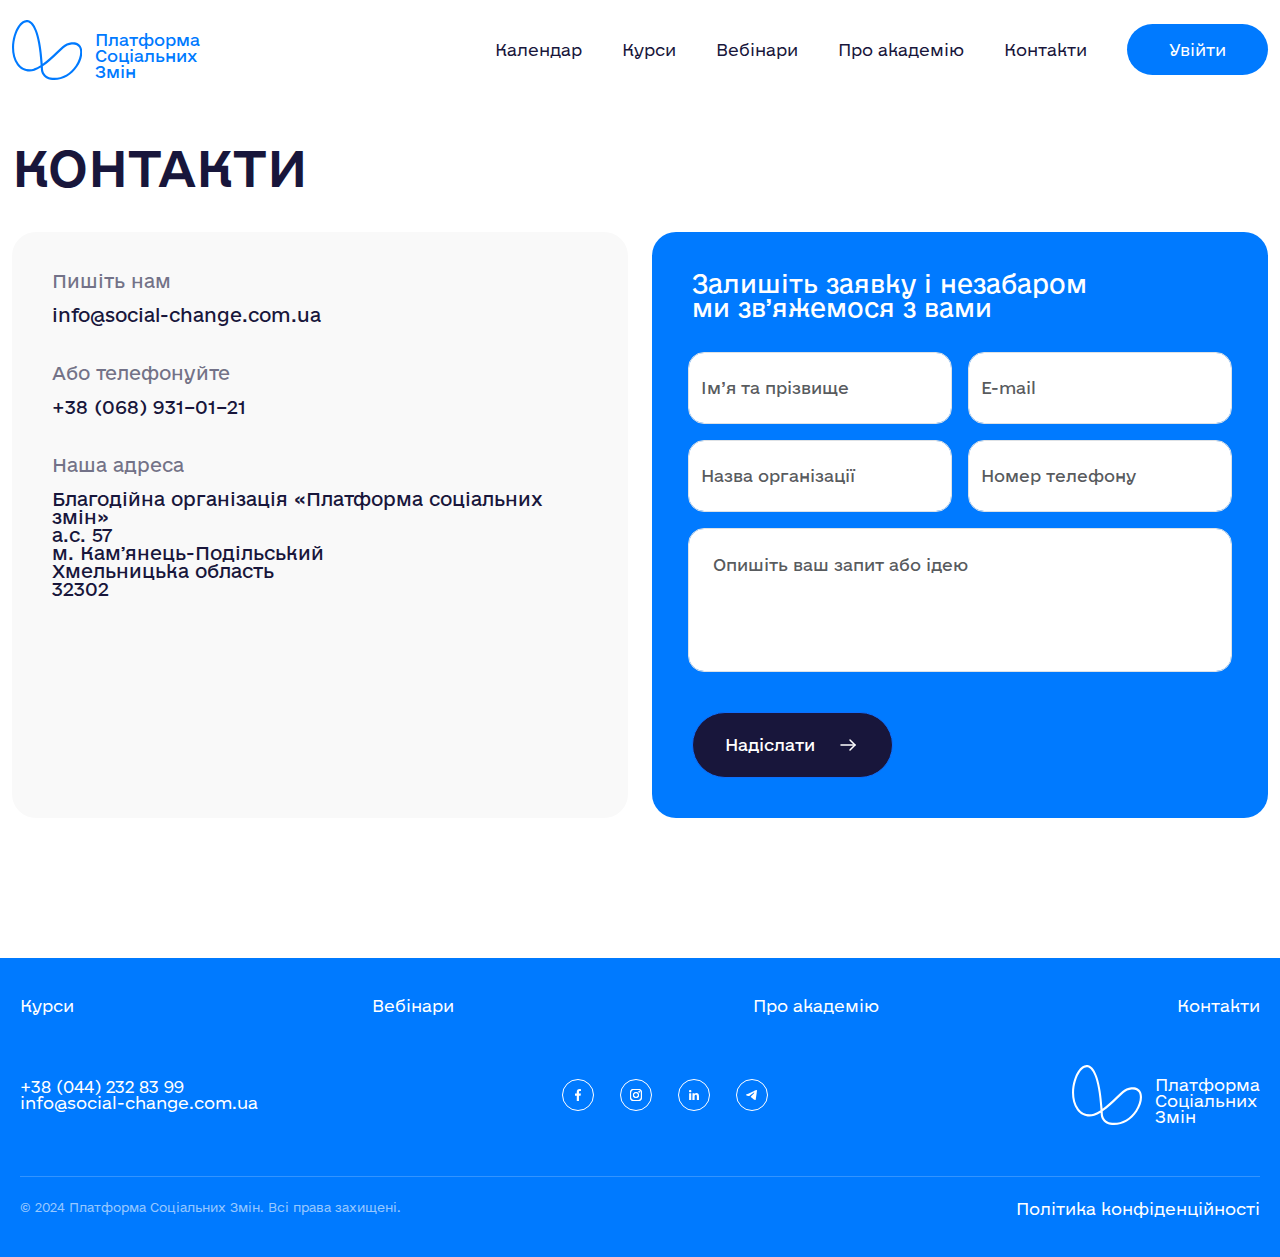
<file: contacts.html>
<!DOCTYPE html>
<html lang="en">

<head>
  <meta charset="UTF-8">
  <meta name="viewport" content="width=device-width, initial-scale=1.0">
  <link rel="stylesheet" href="css/bootstrap.min.css">
  <link rel="stylesheet" href="css/bootstrap-grid.min.css">
  <link rel="stylesheet" href="css/contacts.css">
  <title>Контакти</title>
</head>

<body>
  <div class="modal fade" id="exampleModal" tabindex="-1" aria-labelledby="exampleModalLabel" aria-hidden="true">
    <div class="modal-dialog modal-dialog-centered">
      <div class="modal-content">
        <h2 class="modal-title">Вхід</h2>
        <input type="email" id="exampleFormControlInput1" placeholder="E-mail">
        <div class="password-container">
          <input type="text" class="inputPassword" id="inputPassword" placeholder="Пароль">
          <span class="toggle-password" onclick="togglePassword()">
            <svg width="22" height="20" viewBox="0 0 22 20" fill="none" xmlns="http://www.w3.org/2000/svg">
              <path
                d="M9.74294 3.09232C10.1494 3.03223 10.5686 3 11.0004 3C16.1054 3 19.4553 7.50484 20.5807 9.28682C20.7169 9.5025 20.785 9.61034 20.8231 9.77667C20.8518 9.90159 20.8517 10.0987 20.8231 10.2236C20.7849 10.3899 20.7164 10.4985 20.5792 10.7156C20.2793 11.1901 19.8222 11.8571 19.2165 12.5805M5.72432 4.71504C3.56225 6.1817 2.09445 8.21938 1.42111 9.28528C1.28428 9.50187 1.21587 9.61016 1.17774 9.77648C1.1491 9.9014 1.14909 10.0984 1.17771 10.2234C1.21583 10.3897 1.28393 10.4975 1.42013 10.7132C2.54554 12.4952 5.89541 17 11.0004 17C13.0588 17 14.8319 16.2676 16.2888 15.2766M2.00042 1L20.0004 19M8.8791 7.87868C8.3362 8.42157 8.00042 9.17157 8.00042 10C8.00042 11.6569 9.34356 13 11.0004 13C11.8288 13 12.5788 12.6642 13.1217 12.1213"
                stroke="#007AFF" style="stroke:#007AFF;stroke:color(display-p3 0.0000 0.4784 1.0000);stroke-opacity:1;"
                stroke-width="2" stroke-linecap="round" stroke-linejoin="round" />
            </svg>
          </span>
        </div>
        <button class="sign_in modal-sign_in">Увійти</button>
        <div class="modal-or">
          <hr class="modal-line">
          <p>або</p>
          <hr class="modal-line">
        </div>
        <div class="social-login-buttons">
          <button class="social-button google">
            <svg width="24.000000" height="24.000000" viewBox="0 0 24 24" fill="none" xmlns="http://www.w3.org/2000/svg"
              xmlns:xlink="http://www.w3.org/1999/xlink">
              <clipPath id="clip403_13230">
                <rect id="Social icon" rx="0.000000" width="23.500000" height="23.500000"
                  transform="translate(0.250000 0.250000)" fill="white" fill-opacity="0" />
              </clipPath>
              <rect rx="0.000000" width="23.500000" height="23.500000" transform="translate(0.250000 0.250000)"
                fill="#FFFFFF" fill-opacity="0" />
              <g clip-path="url(#clip403_13230)">
                <path
                  d="M23.76 12.27C23.76 11.46 23.7 10.64 23.55 9.83L12.24 9.83L12.24 14.45L18.72 14.45C18.45 15.94 17.58 17.26 16.32 18.1L16.32 21.1L20.18 21.1C22.46 19.01 23.76 15.92 23.76 12.27Z"
                  fill="#4285F4" fill-opacity="1.000000" fill-rule="nonzero" />
                <path
                  d="M12.24 24C15.47 24 18.2 22.93 20.19 21.1L16.32 18.1C15.25 18.83 13.86 19.25 12.24 19.25C9.11 19.25 6.45 17.13 5.5 14.3L1.51 14.3L1.51 17.39C3.55 21.44 7.7 24 12.24 24Z"
                  fill="#34A853" fill-opacity="1.000000" fill-rule="nonzero" />
                <path
                  d="M5.5 14.3C4.99 12.8 4.99 11.19 5.5 9.7L5.5 6.61L1.51 6.61C-0.19 10 -0.19 14 1.51 17.39L5.5 14.3Z"
                  fill="#FBBC04" fill-opacity="1.000000" fill-rule="nonzero" />
                <path
                  d="M12.24 4.74C13.95 4.72 15.6 5.36 16.84 6.54L20.26 3.12C18.1 1.08 15.22 -0.04 12.24 0C7.7 0 3.55 2.55 1.51 6.61L5.5 9.7C6.45 6.86 9.1 4.74 12.24 4.74Z"
                  fill="#EA4335" fill-opacity="1.000000" fill-rule="nonzero" />
              </g>
            </svg>
            Вхід через Google
          </button>
          <button class="social-button facebook">
            <svg width="24" height="24" viewBox="0 0 24 24" fill="none" xmlns="http://www.w3.org/2000/svg">
              <g clip-path="url(#clip0_403_13233)">
                <path
                  d="M24 12C24 5.37258 18.6274 0 12 0C5.37258 0 0 5.37258 0 12C0 17.9895 4.3882 22.954 10.125 23.8542V15.4688H7.07812V12H10.125V9.35625C10.125 6.34875 11.9166 4.6875 14.6576 4.6875C15.9701 4.6875 17.3438 4.92188 17.3438 4.92188V7.875H15.8306C14.34 7.875 13.875 8.80008 13.875 9.75V12H17.2031L16.6711 15.4688H13.875V23.8542C19.6118 22.954 24 17.9895 24 12Z"
                  fill="#1877F2" style="fill:#1877F2;fill:color(display-p3 0.0941 0.4667 0.9490);fill-opacity:1;" />
                <path
                  d="M16.6711 15.4688L17.2031 12H13.875V9.75C13.875 8.80102 14.34 7.875 15.8306 7.875H17.3438V4.92188C17.3438 4.92188 15.9705 4.6875 14.6576 4.6875C11.9166 4.6875 10.125 6.34875 10.125 9.35625V12H7.07812V15.4688H10.125V23.8542C11.3674 24.0486 12.6326 24.0486 13.875 23.8542V15.4688H16.6711Z"
                  fill="white" style="fill:white;fill-opacity:1;" />
              </g>
              <defs>
                <clipPath id="clip0_403_13233">
                  <rect width="24" height="24" fill="white" style="fill:white;fill-opacity:1;" />
                </clipPath>
              </defs>
            </svg>
            Вхід через Facebook
          </button>
        </div>
        <p class="modal-to-registration">У вас ще немає аккаунта?
          <button class="registration" data-bs-toggle="modal"
            data-bs-target="#RegistrationModal">Зареєструватися</button>
        </p>
      </div>
    </div>
  </div>
  <div class="modal fade" id="RegistrationModal" tabindex="-1" aria-labelledby="exampleModalLabel" aria-hidden="true">
    <div class="modal-dialog modal-dialog-centered">
      <div class="modal-content">
        <h2 class="modal-title">Реєстрація</h2>
        <div class="social-login-buttons">
          <button class="social-button google">
            <svg width="24.000000" height="24.000000" viewBox="0 0 24 24" fill="none" xmlns="http://www.w3.org/2000/svg"
              xmlns:xlink="http://www.w3.org/1999/xlink">
              <clipPath id="clip403_13230">
                <rect id="Social icon" rx="0.000000" width="23.500000" height="23.500000"
                  transform="translate(0.250000 0.250000)" fill="white" fill-opacity="0" />
              </clipPath>
              <rect rx="0.000000" width="23.500000" height="23.500000" transform="translate(0.250000 0.250000)"
                fill="#FFFFFF" fill-opacity="0" />
              <g clip-path="url(#clip403_13230)">
                <path
                  d="M23.76 12.27C23.76 11.46 23.7 10.64 23.55 9.83L12.24 9.83L12.24 14.45L18.72 14.45C18.45 15.94 17.58 17.26 16.32 18.1L16.32 21.1L20.18 21.1C22.46 19.01 23.76 15.92 23.76 12.27Z"
                  fill="#4285F4" fill-opacity="1.000000" fill-rule="nonzero" />
                <path
                  d="M12.24 24C15.47 24 18.2 22.93 20.19 21.1L16.32 18.1C15.25 18.83 13.86 19.25 12.24 19.25C9.11 19.25 6.45 17.13 5.5 14.3L1.51 14.3L1.51 17.39C3.55 21.44 7.7 24 12.24 24Z"
                  fill="#34A853" fill-opacity="1.000000" fill-rule="nonzero" />
                <path
                  d="M5.5 14.3C4.99 12.8 4.99 11.19 5.5 9.7L5.5 6.61L1.51 6.61C-0.19 10 -0.19 14 1.51 17.39L5.5 14.3Z"
                  fill="#FBBC04" fill-opacity="1.000000" fill-rule="nonzero" />
                <path
                  d="M12.24 4.74C13.95 4.72 15.6 5.36 16.84 6.54L20.26 3.12C18.1 1.08 15.22 -0.04 12.24 0C7.7 0 3.55 2.55 1.51 6.61L5.5 9.7C6.45 6.86 9.1 4.74 12.24 4.74Z"
                  fill="#EA4335" fill-opacity="1.000000" fill-rule="nonzero" />
              </g>
            </svg>
            Вхід через Google
          </button>
          <button class="social-button facebook">
            <svg width="24" height="24" viewBox="0 0 24 24" fill="none" xmlns="http://www.w3.org/2000/svg">
              <g clip-path="url(#clip0_403_13233)">
                <path
                  d="M24 12C24 5.37258 18.6274 0 12 0C5.37258 0 0 5.37258 0 12C0 17.9895 4.3882 22.954 10.125 23.8542V15.4688H7.07812V12H10.125V9.35625C10.125 6.34875 11.9166 4.6875 14.6576 4.6875C15.9701 4.6875 17.3438 4.92188 17.3438 4.92188V7.875H15.8306C14.34 7.875 13.875 8.80008 13.875 9.75V12H17.2031L16.6711 15.4688H13.875V23.8542C19.6118 22.954 24 17.9895 24 12Z"
                  fill="#1877F2" style="fill:#1877F2;fill:color(display-p3 0.0941 0.4667 0.9490);fill-opacity:1;" />
                <path
                  d="M16.6711 15.4688L17.2031 12H13.875V9.75C13.875 8.80102 14.34 7.875 15.8306 7.875H17.3438V4.92188C17.3438 4.92188 15.9705 4.6875 14.6576 4.6875C11.9166 4.6875 10.125 6.34875 10.125 9.35625V12H7.07812V15.4688H10.125V23.8542C11.3674 24.0486 12.6326 24.0486 13.875 23.8542V15.4688H16.6711Z"
                  fill="white" style="fill:white;fill-opacity:1;" />
              </g>
              <defs>
                <clipPath id="clip0_403_13233">
                  <rect width="24" height="24" fill="white" style="fill:white;fill-opacity:1;" />
                </clipPath>
              </defs>
            </svg>
            Вхід через Facebook
          </button>
        </div>
        <div class="modal-or">
          <hr class="modal-line">
          <p>або</p>
          <hr class="modal-line">
        </div>
        <input type="text" id="inputName" placeholder="І'мя">
        <input type="text" id="inputSurname" placeholder="Прізвище">
        <input type="tel" id="inputNumber" placeholder="Телефон" pattern="^\+380\s\(\d{2}\)\s\d{3}-\d{2}-\d{2}$">
        <input type="email" id="exampleFormControlInput2" placeholder="E-mail">


        <div class="password-container">
          <input type="password" class="inputPassword" id="inputPassword2" placeholder="Пароль">
          <span class="toggle-password" onclick="togglePassword()">
            <svg width="22" height="20" viewBox="0 0 22 20" fill="none" xmlns="http://www.w3.org/2000/svg">
              <path
                d="M9.74294 3.09232C10.1494 3.03223 10.5686 3 11.0004 3C16.1054 3 19.4553 7.50484 20.5807 9.28682C20.7169 9.5025 20.785 9.61034 20.8231 9.77667C20.8518 9.90159 20.8517 10.0987 20.8231 10.2236C20.7849 10.3899 20.7164 10.4985 20.5792 10.7156C20.2793 11.1901 19.8222 11.8571 19.2165 12.5805M5.72432 4.71504C3.56225 6.1817 2.09445 8.21938 1.42111 9.28528C1.28428 9.50187 1.21587 9.61016 1.17774 9.77648C1.1491 9.9014 1.14909 10.0984 1.17771 10.2234C1.21583 10.3897 1.28393 10.4975 1.42013 10.7132C2.54554 12.4952 5.89541 17 11.0004 17C13.0588 17 14.8319 16.2676 16.2888 15.2766M2.00042 1L20.0004 19M8.8791 7.87868C8.3362 8.42157 8.00042 9.17157 8.00042 10C8.00042 11.6569 9.34356 13 11.0004 13C11.8288 13 12.5788 12.6642 13.1217 12.1213"
                stroke="#007AFF" style="stroke:#007AFF;stroke:color(display-p3 0.0000 0.4784 1.0000);stroke-opacity:1;"
                stroke-width="2" stroke-linecap="round" stroke-linejoin="round" />
            </svg>
          </span>
        </div>
        <div class="password-container">
          <input type="password" class="inputPassword" id="confirmPassword" aria-describedby="passwordHelpBlock"
            placeholder="Підтвердіть пароль">
          <span class="toggle-password" onclick="togglePassword()">
            <svg width="22" height="20" viewBox="0 0 22 20" fill="none" xmlns="http://www.w3.org/2000/svg">
              <path
                d="M9.74294 3.09232C10.1494 3.03223 10.5686 3 11.0004 3C16.1054 3 19.4553 7.50484 20.5807 9.28682C20.7169 9.5025 20.785 9.61034 20.8231 9.77667C20.8518 9.90159 20.8517 10.0987 20.8231 10.2236C20.7849 10.3899 20.7164 10.4985 20.5792 10.7156C20.2793 11.1901 19.8222 11.8571 19.2165 12.5805M5.72432 4.71504C3.56225 6.1817 2.09445 8.21938 1.42111 9.28528C1.28428 9.50187 1.21587 9.61016 1.17774 9.77648C1.1491 9.9014 1.14909 10.0984 1.17771 10.2234C1.21583 10.3897 1.28393 10.4975 1.42013 10.7132C2.54554 12.4952 5.89541 17 11.0004 17C13.0588 17 14.8319 16.2676 16.2888 15.2766M2.00042 1L20.0004 19M8.8791 7.87868C8.3362 8.42157 8.00042 9.17157 8.00042 10C8.00042 11.6569 9.34356 13 11.0004 13C11.8288 13 12.5788 12.6642 13.1217 12.1213"
                stroke="#007AFF" style="stroke:#007AFF;stroke:color(display-p3 0.0000 0.4784 1.0000);stroke-opacity:1;"
                stroke-width="2" stroke-linecap="round" stroke-linejoin="round" />
            </svg>
          </span>
        </div>


        <label>
          <input class="real-checkbox" type="checkbox" id="confirmDog">
          <span class="custom-checkbox"></span>
          Я примаю <a href="confident.html"> Договір публічної оферти</a>
        </label>

        <button class="sign_in modal-sign_in">Зареєструватися</button>
        <p class="modal-to-registration">У вас є аккаунт?
          <button class="registration" data-bs-toggle="modal" data-bs-target="#exampleModal">Увійти</button>
        </p>
      </div>
    </div>
  </div>
  <section class="contacts-start-section">
    <div class="container contacts-start-section__container">
      <header class="contacts-start-section__header header">
        <a class="contacts-start-section__icon icon" href="index.html">
          <svg width="70.330078" height="59.999023" viewBox="0 0 70.3301 59.999" fill="none"
            xmlns="http://www.w3.org/2000/svg" xmlns:xlink="http://www.w3.org/1999/xlink">
            <defs />
            <path class="icon__img"
              d="M68.84 26.24C67.59 24.16 64.96 21.79 59.54 22.34C56.23 22.68 53.07 24.07 50.4 26.35C48.5 27.97 46.41 29.97 44.19 32.09C40.16 35.94 35.53 40.36 30.7 43.8C29.04 17.86 24.08 2.46 16.58 0.27C13.07 -0.76 9.39 1.15 6.24 5.66C2.76 10.63 0 19.13 0 27.71C0 33.85 1.41 40.02 5 44.98C9.02 50.55 16.03 52.83 22.44 50.67C24.57 49.95 26.69 48.9 28.78 47.63C28.8 48.08 28.83 48.54 28.84 49C28.85 49.15 28.86 49.3 28.87 49.45C29.22 54.64 33.21 58.95 38.35 59.71C39.63 59.9 40.9 59.99 42.16 59.99C51.27 59.99 59.79 55.16 65.46 46.58C70.35 39.18 71.7 31.01 68.84 26.24ZM21.76 48.64C16.24 50.51 10.19 48.53 6.72 43.73C-1.3 32.64 2.37 14.91 7.98 6.89C9.48 4.75 12.51 1.3 15.98 2.32C19.15 3.25 26.56 9.33 28.65 45.2C26.37 46.66 24.06 47.86 21.76 48.63L21.76 48.64ZM63.68 45.39C57.69 54.46 48.34 59.01 38.66 57.6C34.5 56.98 31.28 53.51 31 49.31C30.99 49.18 30.98 49.04 30.98 48.9C30.94 48.03 30.89 47.16 30.84 46.3C36.2 42.68 41.28 37.83 45.65 33.65C47.85 31.56 49.93 29.57 51.78 27.99C54.12 25.99 56.88 24.77 59.75 24.48C63.21 24.13 65.66 25.09 67.01 27.35C69.42 31.35 68.05 38.78 63.68 45.39L63.68 45.39Z"
              fill-opacity="1.000000" fill-rule="nonzero" />
          </svg>
          <p class="icon__text">Платформа <br> Соціальних <br> Змін</p>
        </a>
        <nav class="contacts__nav nav-menu">
          <ul class="nav-menu__list">
            <li class="nav-menu__list-item"><a href="calendar.html">Календар</a></li>
            <li class="nav-menu__list-item"><a href="courses.html">Курси</a></li>
            <li class="nav-menu__list-item"><a href="webinars.html">Вебінари</a></li>
            <li class="nav-menu__list-item"><a href="about.html">Про академію</a></li>
            <li class="nav-menu__list-item"><a href="contacts.html">Контакти</a></li>
            <li class="nav-menu__list-item">
              <button class="sign_in " data-bs-toggle="modal" data-bs-target="#exampleModal">Увійти</button>
            </li>
          </ul>
        </nav>
        <div class="burger-menu burger-blue">
          <span></span>
          <span></span>
          <span></span>
        </div>
      </header>
    </div>
  </section>
  <section class="contacts-second-section">
    <div class="contacts-second-section__container container">
      <h2 class="contacts-second-section__title title-black">КОНТАКТИ</h2>
      <div class="contacts-second-section__main">
        <div class="contacts-second-section__info">
          <div class="contacts-second-section__block">
            <p class="contacts-second-section__label">Пишіть нам</p>
            <p class="contacts-second-section__sublabel">info@social-change.com.ua</p>
          </div>
          <div class="contacts-second-section__block">
            <p class="contacts-second-section__label">Або телефонуйте</p>
            <p class="contacts-second-section__sublabel">+38 (068) 931–01–21</p>

          </div>
          <div class="contacts-second-section__block">
            <p class="contacts-second-section__label">Наша адреса</p>
            <p class="contacts-second-section__sublabel">Благодійна організація «Платформа соціальних змін» <br>
              а.с. 57<br>
              м. Камʼянець-Подільський<br>
              Хмельницька область<br>
              32302</p>

          </div>
        </div>
        <form class="contacts-second-section__form">
          <p class="contacts-second-section__text">Залишіть заявку і незабаром <br> ми зв’яжемося з вами</p>
          <div class="form-group">
            <div class="row">
              <div class="col">
                <input required="true" type="text" class="form-control" id="inputName" placeholder="Ім’я та прізвище">
              </div>
              <div class="col">
                <input required="true" type="email" class="form-control" id="inputEmail" placeholder="E-mail">
              </div>
            </div>
            <div class="row">
              <div class="col">
                <input required="true" type="text" class="form-control" id="inputOrgan" placeholder="Назва організації">
              </div>
              <div class="col">
                <input required="true" type="text" class="form-control" id="inputNumber" placeholder="Номер телефону">
              </div>
            </div>
            <div class="row">
              <div class=" col">
                <textarea required="true" style="resize: none;" class="form-control" id="inputDescr"
                  placeholder="Опишіть ваш запит або ідею"></textarea>
              </div>
            </div>

            <button type="submit" class="btn btn-primary form__submit">
              Надіслати
              <img class="to-button__arrow" src="img/Arrow, Download, Save, Upload.svg" alt="" srcset=""></button>
          </div>
        </form>
      </div>
    </div>
  </section>
  <footer class="footer">
    <div class="footer__container container">
      <div class="footer__topics">
        <a href="courses.html">Курси</a>
        <a href="webinars.html">Вебінари</a>
        <a href="about.html">Про академію</a>
        <a href="contacts.html">Контакти</a>
      </div>
      <div class="footer__info">
        <div class="footer__number-mail">
          <p>+38 (044) 232 83 99</p>
          <p>info@social-change.com.ua</p>
        </div>
        <div class="footer__socials">
          <a href="" class="footer__social"><img src="icons/facebook.svg" alt=""></a>
          <a href="" class="footer__social"><img src="icons/insta.svg" alt=""></a>
          <a href="" class="footer__social"><img src="icons/linkedin.svg" alt=""></a>
          <a href="" class="footer__social"><img src="icons/tg.svg" alt=""></a>
        </div>
        <div class="footer__icon icon">
          <img class="icon__img" src="icons/Vector (2).svg" alt="">
          <p class="icon__text">Платформа <br> Соціальних <br> Змін</p>
        </div>
      </div>
      <div class="footer__copyright">
        <p>© 2024 Платформа Соціальних Змін. Всі права захищені.</p>
        <a href="confident.html">Політика конфіденційності</a>
      </div>
    </div>
  </footer>
  <script src="js/bootstrap.bundle.min.js"></script>
  <script src="js/passwordChanger.js"></script>
  <script src="js/burger.js"></script>
</body>

</html>
</file>
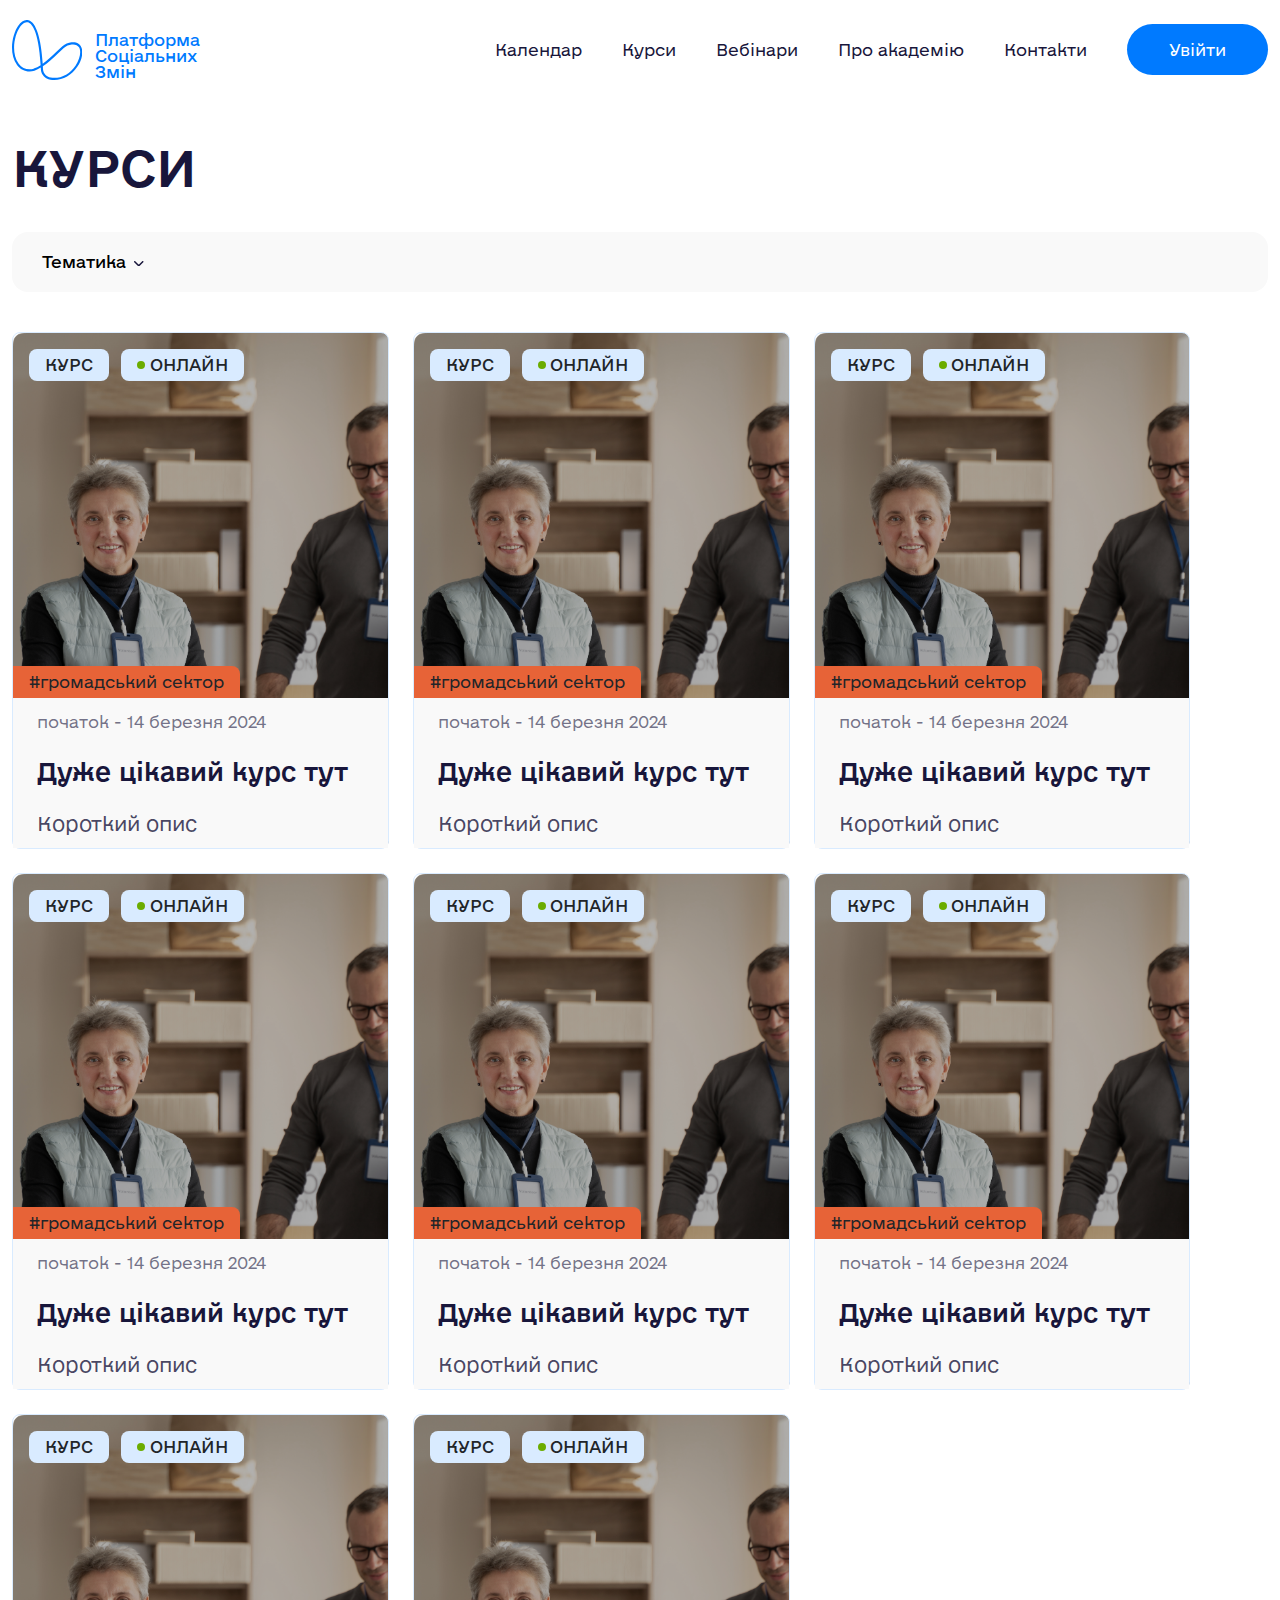
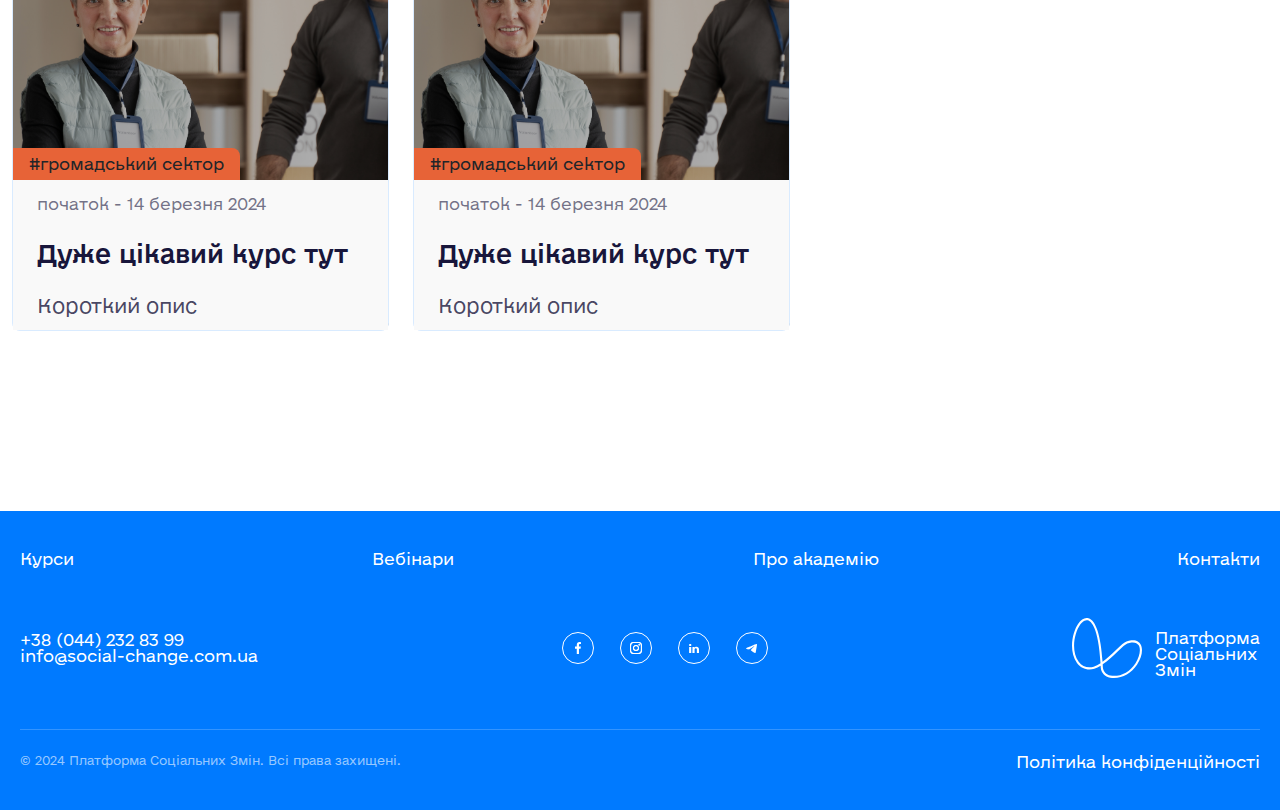
<file: courses.html>
<!DOCTYPE html>
<html lang="en">

<head>
    <meta charset="UTF-8">
    <meta name="viewport" content="width=device-width, initial-scale=1.0">
    <link rel="stylesheet" href="css/bootstrap.min.css">
    <link rel="stylesheet" href="css/bootstrap-grid.min.css">
    <link rel="stylesheet" href="css/courses.css">
    <title>Курси</title>
</head>

<body>
  <div class="modal fade" id="exampleModal" tabindex="-1" aria-labelledby="exampleModalLabel" aria-hidden="true">
    <div class="modal-dialog modal-dialog-centered">
      <div class="modal-content">
        <h2 class="modal-title">Вхід</h2>
        <input type="email" id="exampleFormControlInput1" placeholder="E-mail">
        <div class="password-container">
          <input type="text" class="inputPassword" id="inputPassword" placeholder="Пароль">
          <span class="toggle-password" onclick="togglePassword()">
            <svg width="22" height="20" viewBox="0 0 22 20" fill="none" xmlns="http://www.w3.org/2000/svg">
              <path
                d="M9.74294 3.09232C10.1494 3.03223 10.5686 3 11.0004 3C16.1054 3 19.4553 7.50484 20.5807 9.28682C20.7169 9.5025 20.785 9.61034 20.8231 9.77667C20.8518 9.90159 20.8517 10.0987 20.8231 10.2236C20.7849 10.3899 20.7164 10.4985 20.5792 10.7156C20.2793 11.1901 19.8222 11.8571 19.2165 12.5805M5.72432 4.71504C3.56225 6.1817 2.09445 8.21938 1.42111 9.28528C1.28428 9.50187 1.21587 9.61016 1.17774 9.77648C1.1491 9.9014 1.14909 10.0984 1.17771 10.2234C1.21583 10.3897 1.28393 10.4975 1.42013 10.7132C2.54554 12.4952 5.89541 17 11.0004 17C13.0588 17 14.8319 16.2676 16.2888 15.2766M2.00042 1L20.0004 19M8.8791 7.87868C8.3362 8.42157 8.00042 9.17157 8.00042 10C8.00042 11.6569 9.34356 13 11.0004 13C11.8288 13 12.5788 12.6642 13.1217 12.1213"
                stroke="#007AFF" style="stroke:#007AFF;stroke:color(display-p3 0.0000 0.4784 1.0000);stroke-opacity:1;"
                stroke-width="2" stroke-linecap="round" stroke-linejoin="round" />
            </svg>
          </span>
        </div>
        <button class="sign_in modal-sign_in">Увійти</button>
        <div class="modal-or">
          <hr class="modal-line">
          <p>або</p>
          <hr class="modal-line">
        </div>
        <div class="social-login-buttons">
          <button class="social-button google">
            <svg width="24.000000" height="24.000000" viewBox="0 0 24 24" fill="none" xmlns="http://www.w3.org/2000/svg"
              xmlns:xlink="http://www.w3.org/1999/xlink">
              <clipPath id="clip403_13230">
                <rect id="Social icon" rx="0.000000" width="23.500000" height="23.500000"
                  transform="translate(0.250000 0.250000)" fill="white" fill-opacity="0" />
              </clipPath>
              <rect rx="0.000000" width="23.500000" height="23.500000" transform="translate(0.250000 0.250000)"
                fill="#FFFFFF" fill-opacity="0" />
              <g clip-path="url(#clip403_13230)">
                <path
                  d="M23.76 12.27C23.76 11.46 23.7 10.64 23.55 9.83L12.24 9.83L12.24 14.45L18.72 14.45C18.45 15.94 17.58 17.26 16.32 18.1L16.32 21.1L20.18 21.1C22.46 19.01 23.76 15.92 23.76 12.27Z"
                  fill="#4285F4" fill-opacity="1.000000" fill-rule="nonzero" />
                <path
                  d="M12.24 24C15.47 24 18.2 22.93 20.19 21.1L16.32 18.1C15.25 18.83 13.86 19.25 12.24 19.25C9.11 19.25 6.45 17.13 5.5 14.3L1.51 14.3L1.51 17.39C3.55 21.44 7.7 24 12.24 24Z"
                  fill="#34A853" fill-opacity="1.000000" fill-rule="nonzero" />
                <path
                  d="M5.5 14.3C4.99 12.8 4.99 11.19 5.5 9.7L5.5 6.61L1.51 6.61C-0.19 10 -0.19 14 1.51 17.39L5.5 14.3Z"
                  fill="#FBBC04" fill-opacity="1.000000" fill-rule="nonzero" />
                <path
                  d="M12.24 4.74C13.95 4.72 15.6 5.36 16.84 6.54L20.26 3.12C18.1 1.08 15.22 -0.04 12.24 0C7.7 0 3.55 2.55 1.51 6.61L5.5 9.7C6.45 6.86 9.1 4.74 12.24 4.74Z"
                  fill="#EA4335" fill-opacity="1.000000" fill-rule="nonzero" />
              </g>
            </svg>
            Вхід через Google
          </button>
          <button class="social-button facebook">
            <svg width="24" height="24" viewBox="0 0 24 24" fill="none" xmlns="http://www.w3.org/2000/svg">
              <g clip-path="url(#clip0_403_13233)">
                <path
                  d="M24 12C24 5.37258 18.6274 0 12 0C5.37258 0 0 5.37258 0 12C0 17.9895 4.3882 22.954 10.125 23.8542V15.4688H7.07812V12H10.125V9.35625C10.125 6.34875 11.9166 4.6875 14.6576 4.6875C15.9701 4.6875 17.3438 4.92188 17.3438 4.92188V7.875H15.8306C14.34 7.875 13.875 8.80008 13.875 9.75V12H17.2031L16.6711 15.4688H13.875V23.8542C19.6118 22.954 24 17.9895 24 12Z"
                  fill="#1877F2" style="fill:#1877F2;fill:color(display-p3 0.0941 0.4667 0.9490);fill-opacity:1;" />
                <path
                  d="M16.6711 15.4688L17.2031 12H13.875V9.75C13.875 8.80102 14.34 7.875 15.8306 7.875H17.3438V4.92188C17.3438 4.92188 15.9705 4.6875 14.6576 4.6875C11.9166 4.6875 10.125 6.34875 10.125 9.35625V12H7.07812V15.4688H10.125V23.8542C11.3674 24.0486 12.6326 24.0486 13.875 23.8542V15.4688H16.6711Z"
                  fill="white" style="fill:white;fill-opacity:1;" />
              </g>
              <defs>
                <clipPath id="clip0_403_13233">
                  <rect width="24" height="24" fill="white" style="fill:white;fill-opacity:1;" />
                </clipPath>
              </defs>
            </svg>
            Вхід через Facebook
          </button>
        </div>
        <p class="modal-to-registration">У вас ще немає аккаунта?
          <button class="registration" data-bs-toggle="modal"
            data-bs-target="#RegistrationModal">Зареєструватися</button>
        </p>
      </div>
    </div>
  </div>
  <div class="modal fade" id="RegistrationModal" tabindex="-1" aria-labelledby="exampleModalLabel" aria-hidden="true">
    <div class="modal-dialog modal-dialog-centered">
      <div class="modal-content">
        <h2 class="modal-title">Реєстрація</h2>
        <div class="social-login-buttons">
          <button class="social-button google">
            <svg width="24.000000" height="24.000000" viewBox="0 0 24 24" fill="none" xmlns="http://www.w3.org/2000/svg"
              xmlns:xlink="http://www.w3.org/1999/xlink">
              <clipPath id="clip403_13230">
                <rect id="Social icon" rx="0.000000" width="23.500000" height="23.500000"
                  transform="translate(0.250000 0.250000)" fill="white" fill-opacity="0" />
              </clipPath>
              <rect rx="0.000000" width="23.500000" height="23.500000" transform="translate(0.250000 0.250000)"
                fill="#FFFFFF" fill-opacity="0" />
              <g clip-path="url(#clip403_13230)">
                <path
                  d="M23.76 12.27C23.76 11.46 23.7 10.64 23.55 9.83L12.24 9.83L12.24 14.45L18.72 14.45C18.45 15.94 17.58 17.26 16.32 18.1L16.32 21.1L20.18 21.1C22.46 19.01 23.76 15.92 23.76 12.27Z"
                  fill="#4285F4" fill-opacity="1.000000" fill-rule="nonzero" />
                <path
                  d="M12.24 24C15.47 24 18.2 22.93 20.19 21.1L16.32 18.1C15.25 18.83 13.86 19.25 12.24 19.25C9.11 19.25 6.45 17.13 5.5 14.3L1.51 14.3L1.51 17.39C3.55 21.44 7.7 24 12.24 24Z"
                  fill="#34A853" fill-opacity="1.000000" fill-rule="nonzero" />
                <path
                  d="M5.5 14.3C4.99 12.8 4.99 11.19 5.5 9.7L5.5 6.61L1.51 6.61C-0.19 10 -0.19 14 1.51 17.39L5.5 14.3Z"
                  fill="#FBBC04" fill-opacity="1.000000" fill-rule="nonzero" />
                <path
                  d="M12.24 4.74C13.95 4.72 15.6 5.36 16.84 6.54L20.26 3.12C18.1 1.08 15.22 -0.04 12.24 0C7.7 0 3.55 2.55 1.51 6.61L5.5 9.7C6.45 6.86 9.1 4.74 12.24 4.74Z"
                  fill="#EA4335" fill-opacity="1.000000" fill-rule="nonzero" />
              </g>
            </svg>
            Вхід через Google
          </button>
          <button class="social-button facebook">
            <svg width="24" height="24" viewBox="0 0 24 24" fill="none" xmlns="http://www.w3.org/2000/svg">
              <g clip-path="url(#clip0_403_13233)">
                <path
                  d="M24 12C24 5.37258 18.6274 0 12 0C5.37258 0 0 5.37258 0 12C0 17.9895 4.3882 22.954 10.125 23.8542V15.4688H7.07812V12H10.125V9.35625C10.125 6.34875 11.9166 4.6875 14.6576 4.6875C15.9701 4.6875 17.3438 4.92188 17.3438 4.92188V7.875H15.8306C14.34 7.875 13.875 8.80008 13.875 9.75V12H17.2031L16.6711 15.4688H13.875V23.8542C19.6118 22.954 24 17.9895 24 12Z"
                  fill="#1877F2" style="fill:#1877F2;fill:color(display-p3 0.0941 0.4667 0.9490);fill-opacity:1;" />
                <path
                  d="M16.6711 15.4688L17.2031 12H13.875V9.75C13.875 8.80102 14.34 7.875 15.8306 7.875H17.3438V4.92188C17.3438 4.92188 15.9705 4.6875 14.6576 4.6875C11.9166 4.6875 10.125 6.34875 10.125 9.35625V12H7.07812V15.4688H10.125V23.8542C11.3674 24.0486 12.6326 24.0486 13.875 23.8542V15.4688H16.6711Z"
                  fill="white" style="fill:white;fill-opacity:1;" />
              </g>
              <defs>
                <clipPath id="clip0_403_13233">
                  <rect width="24" height="24" fill="white" style="fill:white;fill-opacity:1;" />
                </clipPath>
              </defs>
            </svg>
            Вхід через Facebook
          </button>
        </div>
        <div class="modal-or">
          <hr class="modal-line">
          <p>або</p>
          <hr class="modal-line">
        </div>
        <input type="text" id="inputName" placeholder="І'мя">
        <input type="text" id="inputSurname" placeholder="Прізвище">
        <input type="tel" id="inputNumber" placeholder="Телефон" pattern="^\+380\s\(\d{2}\)\s\d{3}-\d{2}-\d{2}$">
        <input type="email" id="exampleFormControlInput2" placeholder="E-mail">


        <div class="password-container">
          <input type="password" class="inputPassword" id="inputPassword2" placeholder="Пароль">
          <span class="toggle-password" onclick="togglePassword()">
            <svg width="22" height="20" viewBox="0 0 22 20" fill="none" xmlns="http://www.w3.org/2000/svg">
              <path
                d="M9.74294 3.09232C10.1494 3.03223 10.5686 3 11.0004 3C16.1054 3 19.4553 7.50484 20.5807 9.28682C20.7169 9.5025 20.785 9.61034 20.8231 9.77667C20.8518 9.90159 20.8517 10.0987 20.8231 10.2236C20.7849 10.3899 20.7164 10.4985 20.5792 10.7156C20.2793 11.1901 19.8222 11.8571 19.2165 12.5805M5.72432 4.71504C3.56225 6.1817 2.09445 8.21938 1.42111 9.28528C1.28428 9.50187 1.21587 9.61016 1.17774 9.77648C1.1491 9.9014 1.14909 10.0984 1.17771 10.2234C1.21583 10.3897 1.28393 10.4975 1.42013 10.7132C2.54554 12.4952 5.89541 17 11.0004 17C13.0588 17 14.8319 16.2676 16.2888 15.2766M2.00042 1L20.0004 19M8.8791 7.87868C8.3362 8.42157 8.00042 9.17157 8.00042 10C8.00042 11.6569 9.34356 13 11.0004 13C11.8288 13 12.5788 12.6642 13.1217 12.1213"
                stroke="#007AFF" style="stroke:#007AFF;stroke:color(display-p3 0.0000 0.4784 1.0000);stroke-opacity:1;"
                stroke-width="2" stroke-linecap="round" stroke-linejoin="round" />
            </svg>
          </span>
        </div>
        <div class="password-container">
          <input type="password" class="inputPassword" id="confirmPassword" aria-describedby="passwordHelpBlock"
            placeholder="Підтвердіть пароль">
          <span class="toggle-password" onclick="togglePassword()">
            <svg width="22" height="20" viewBox="0 0 22 20" fill="none" xmlns="http://www.w3.org/2000/svg">
              <path
                d="M9.74294 3.09232C10.1494 3.03223 10.5686 3 11.0004 3C16.1054 3 19.4553 7.50484 20.5807 9.28682C20.7169 9.5025 20.785 9.61034 20.8231 9.77667C20.8518 9.90159 20.8517 10.0987 20.8231 10.2236C20.7849 10.3899 20.7164 10.4985 20.5792 10.7156C20.2793 11.1901 19.8222 11.8571 19.2165 12.5805M5.72432 4.71504C3.56225 6.1817 2.09445 8.21938 1.42111 9.28528C1.28428 9.50187 1.21587 9.61016 1.17774 9.77648C1.1491 9.9014 1.14909 10.0984 1.17771 10.2234C1.21583 10.3897 1.28393 10.4975 1.42013 10.7132C2.54554 12.4952 5.89541 17 11.0004 17C13.0588 17 14.8319 16.2676 16.2888 15.2766M2.00042 1L20.0004 19M8.8791 7.87868C8.3362 8.42157 8.00042 9.17157 8.00042 10C8.00042 11.6569 9.34356 13 11.0004 13C11.8288 13 12.5788 12.6642 13.1217 12.1213"
                stroke="#007AFF" style="stroke:#007AFF;stroke:color(display-p3 0.0000 0.4784 1.0000);stroke-opacity:1;"
                stroke-width="2" stroke-linecap="round" stroke-linejoin="round" />
            </svg>
          </span>
        </div>


        <label>
          <input class="real-checkbox" type="checkbox" id="confirmDog">
          <span class="custom-checkbox"></span>
          Я примаю <a href="confident.html"> Договір публічної оферти</a>
        </label>

        <button class="sign_in modal-sign_in">Зареєструватися</button>
        <p class="modal-to-registration">У вас є аккаунт?
          <button class="registration" data-bs-toggle="modal" data-bs-target="#exampleModal">Увійти</button>
        </p>
      </div>
    </div>
  </div>
    <section class="courses-start-section">
        <div class="container courses-start-section__container">
            <header class="courses-start-section__header header">
                <a class="courses-start-section__icon icon" href="index.html">
                    <svg width="70.330078" height="59.999023" viewBox="0 0 70.3301 59.999" fill="none"
                        xmlns="http://www.w3.org/2000/svg" xmlns:xlink="http://www.w3.org/1999/xlink">
                        <defs />
                        <path class="icon__img"
                            d="M68.84 26.24C67.59 24.16 64.96 21.79 59.54 22.34C56.23 22.68 53.07 24.07 50.4 26.35C48.5 27.97 46.41 29.97 44.19 32.09C40.16 35.94 35.53 40.36 30.7 43.8C29.04 17.86 24.08 2.46 16.58 0.27C13.07 -0.76 9.39 1.15 6.24 5.66C2.76 10.63 0 19.13 0 27.71C0 33.85 1.41 40.02 5 44.98C9.02 50.55 16.03 52.83 22.44 50.67C24.57 49.95 26.69 48.9 28.78 47.63C28.8 48.08 28.83 48.54 28.84 49C28.85 49.15 28.86 49.3 28.87 49.45C29.22 54.64 33.21 58.95 38.35 59.71C39.63 59.9 40.9 59.99 42.16 59.99C51.27 59.99 59.79 55.16 65.46 46.58C70.35 39.18 71.7 31.01 68.84 26.24ZM21.76 48.64C16.24 50.51 10.19 48.53 6.72 43.73C-1.3 32.64 2.37 14.91 7.98 6.89C9.48 4.75 12.51 1.3 15.98 2.32C19.15 3.25 26.56 9.33 28.65 45.2C26.37 46.66 24.06 47.86 21.76 48.63L21.76 48.64ZM63.68 45.39C57.69 54.46 48.34 59.01 38.66 57.6C34.5 56.98 31.28 53.51 31 49.31C30.99 49.18 30.98 49.04 30.98 48.9C30.94 48.03 30.89 47.16 30.84 46.3C36.2 42.68 41.28 37.83 45.65 33.65C47.85 31.56 49.93 29.57 51.78 27.99C54.12 25.99 56.88 24.77 59.75 24.48C63.21 24.13 65.66 25.09 67.01 27.35C69.42 31.35 68.05 38.78 63.68 45.39L63.68 45.39Z"
                            fill-opacity="1.000000" fill-rule="nonzero" />
                    </svg>
                    <p class="icon__text">Платформа <br> Соціальних <br> Змін</p>
                </a>
                <nav class="courses__nav nav-menu">
                    <ul class="nav-menu__list">
                        <li class="nav-menu__list-item"><a href="calendar.html">Календар</a></li>
                        <li class="nav-menu__list-item"><a href="courses.html">Курси</a></li>
                        <li class="nav-menu__list-item"><a href="webinars.html">Вебінари</a></li>
                        <li class="nav-menu__list-item"><a href="about.html">Про академію</a></li>
                        <li class="nav-menu__list-item"><a href="contacts.html">Контакти</a></li>
                        <li class="nav-menu__list-item">
                            <button class="sign_in" data-bs-toggle="modal" data-bs-target="#exampleModal">Увійти</button>
                        </li>
                    </ul>
                </nav>
                <div class="burger-menu burger-blue">
                  <span></span>
                  <span></span>
                  <span></span>
                </div>
            </header>
        </div>
    </section>
    <section class="courses-main">
        <div class="courses-main__container container">
            <h2 class="courses-main__title title-black">КУРСИ</h2>
            <div class="courses-main__header dropdown-custom dropdown">
                <button class="courses-main__dropdown dropdown-toggle" data-bs-toggle="dropdown" aria-expanded="false" data-bs-auto-close="outside">
                    <p class="courses-main__type">Тематика</p>
                    <div class="courses-main__arrow arrow_down">
                        <svg width="9.505859" height="5.503174" viewBox="0 0 9.50586 5.50317" fill="none"
                            xmlns="http://www.w3.org/2000/svg" xmlns:xlink="http://www.w3.org/1999/xlink">
                            <path d="M0.75 0.75L4.75 4.75L8.75 0.75" stroke="#18163B" stroke-opacity="1.000000"
                                stroke-width="1.500000" stroke-linejoin="round" stroke-linecap="round" />
                        </svg>
                    </div>
                </button>
                <ul class="dropdown-menu">
                  <li>
                      <label>
                        <input class="real-checkbox" type="checkbox" id="social" checked>
                        <span class="custom-checkbox"></span>
                        соціальне підприємництво
                      </label>
                  </li>
                  <li>
                      <label>
                        <input class="real-checkbox" type="checkbox" id="innovation" checked>  
                        <span class="custom-checkbox"></span>
                        соціальні інновації
                      </label>
                  </li>
                  <li>
                      <label>
                        <input class="real-checkbox" type="checkbox" id="teamBuild" checked> 
                        <span class="custom-checkbox"></span>
                        побудова команди 
                      </label>
                  </li>
                  <li>
                      <label>
                        <input class="real-checkbox" type="checkbox" id="develop" checked> 
                        <span class="custom-checkbox"></span>
                        організаційний розвиток 
                      </label>
                  </li>
                  <li>
                      <label>
                        <input class="real-checkbox" type="checkbox" id="strategy" checked>  
                        <span class="custom-checkbox"></span>
                        стратегія
                      </label>
                  </li>
                  <li>
                      <label>
                        <input class="real-checkbox" type="checkbox" id="organisation" checked> 
                        <span class="custom-checkbox"></span>
                        управління організацією 
                      </label>
                  </li>
              </ul>
            </div>
            <div class="courses-main__content">
                <div class="event-card" data-category="innovation">
                    <div class="event-card__top">
                      <div class="event-card__course">
                        <p>КУРС</p>
                      </div>
                      <div class="event-card__online">
                        <div class="event-card__dot dot dot_green"></div>
                        <p>ОНЛАЙН</p>
                      </div>
                    </div>
                    <div class="event-card__bottom">
                      <div class="event-card__hashtag grom">
                        <p>#громадський сектор</p>
                      </div>
                    </div>
                    <a class="event-card__subtext" href="card.html">
                      <p class="event-card__date">початок - 14 березня 2024</p>
                      <h3 class="event-card__course-title">Дуже цікавий курс тут</h3>
                      <p class="event-card__description">Короткий опис</p>
                    </a>
                  </div>
                  <div class="event-card" data-category="innovation">
                    <div class="event-card__top">
                      <div class="event-card__course">
                        <p>КУРС</p>
                      </div>
                      <div class="event-card__online">
                        <div class="event-card__dot dot dot_green"></div>
                        <p>ОНЛАЙН</p>
                      </div>
                    </div>
                    <div class="event-card__bottom">
                      <div class="event-card__hashtag grom">
                        <p>#громадський сектор</p>
                      </div>
                    </div>
                    <a class="event-card__subtext" href="card.html">
                      <p class="event-card__date">початок - 14 березня 2024</p>
                      <h3 class="event-card__course-title">Дуже цікавий курс тут</h3>
                      <p class="event-card__description">Короткий опис</p>
                    </a>
                  </div>
                  <div class="event-card" data-category="social">
                    <div class="event-card__top">
                      <div class="event-card__course">
                        <p>КУРС</p>
                      </div>
                      <div class="event-card__online">
                        <div class="event-card__dot dot dot_green"></div>
                        <p>ОНЛАЙН</p>
                      </div>
                    </div>
                    <div class="event-card__bottom">
                      <div class="event-card__hashtag grom">
                        <p>#громадський сектор</p>
                      </div>
                    </div>
                    <a class="event-card__subtext" href="card.html">
                      <p class="event-card__date">початок - 14 березня 2024</p>
                      <h3 class="event-card__course-title">Дуже цікавий курс тут</h3>
                      <p class="event-card__description">Короткий опис</p>
                    </a>
                  </div>
                  <div class="event-card" data-category="social">
                    <div class="event-card__top">
                      <div class="event-card__course">
                        <p>КУРС</p>
                      </div>
                      <div class="event-card__online">
                        <div class="event-card__dot dot dot_green"></div>
                        <p>ОНЛАЙН</p>
                      </div>
                    </div>
                    <div class="event-card__bottom">
                      <div class="event-card__hashtag grom">
                        <p>#громадський сектор</p>
                      </div>
                    </div>
                    <a class="event-card__subtext" href="card.html">
                      <p class="event-card__date">початок - 14 березня 2024</p>
                      <h3 class="event-card__course-title">Дуже цікавий курс тут</h3>
                      <p class="event-card__description">Короткий опис</p>
                    </a>
                  </div>
                  <div class="event-card" data-category="innovation">
                    <div class="event-card__top">
                      <div class="event-card__course">
                        <p>КУРС</p>
                      </div>
                      <div class="event-card__online">
                        <div class="event-card__dot dot dot_green"></div>
                        <p>ОНЛАЙН</p>
                      </div>
                    </div>
                    <div class="event-card__bottom">
                      <div class="event-card__hashtag grom">
                        <p>#громадський сектор</p>
                      </div>
                    </div>
                    <a class="event-card__subtext" href="card.html">
                      <p class="event-card__date">початок - 14 березня 2024</p>
                      <h3 class="event-card__course-title">Дуже цікавий курс тут</h3>
                      <p class="event-card__description">Короткий опис</p>
                    </a>
                  </div>
                  <div class="event-card" data-category="innovation">
                    <div class="event-card__top">
                      <div class="event-card__course">
                        <p>КУРС</p>
                      </div>
                      <div class="event-card__online">
                        <div class="event-card__dot dot dot_green"></div>
                        <p>ОНЛАЙН</p>
                      </div>
                    </div>
                    <div class="event-card__bottom">
                      <div class="event-card__hashtag grom">
                        <p>#громадський сектор</p>
                      </div>
                    </div>
                    <a class="event-card__subtext" href="card.html">
                      <p class="event-card__date">початок - 14 березня 2024</p>
                      <h3 class="event-card__course-title">Дуже цікавий курс тут</h3>
                      <p class="event-card__description">Короткий опис</p>
                    </a>
                  </div>
                  <div class="event-card" data-category="innovation">
                    <div class="event-card__top">
                      <div class="event-card__course">
                        <p>КУРС</p>
                      </div>
                      <div class="event-card__online">
                        <div class="event-card__dot dot dot_green"></div>
                        <p>ОНЛАЙН</p>
                      </div>
                    </div>
                    <div class="event-card__bottom">
                      <div class="event-card__hashtag grom">
                        <p>#громадський сектор</p>
                      </div>
                    </div>
                    <a class="event-card__subtext" href="card.html">
                      <p class="event-card__date">початок - 14 березня 2024</p>
                      <h3 class="event-card__course-title">Дуже цікавий курс тут</h3>
                      <p class="event-card__description">Короткий опис</p>
                    </a>
                  </div>
                  <div class="event-card" data-category="social">
                    <div class="event-card__top">
                      <div class="event-card__course">
                        <p>КУРС</p>
                      </div>
                      <div class="event-card__online">
                        <div class="event-card__dot dot dot_green"></div>
                        <p>ОНЛАЙН</p>
                      </div>
                    </div>
                    <div class="event-card__bottom">
                      <div class="event-card__hashtag grom">
                        <p>#громадський сектор</p>
                      </div>
                    </div>
                    <a class="event-card__subtext" href="card.html">
                      <p class="event-card__date">початок - 14 березня 2024</p>
                      <h3 class="event-card__course-title">Дуже цікавий курс тут</h3>
                      <p class="event-card__description">Короткий опис</p>
                    </a>
                  </div>
            </div>
        </div>
    </section>
    <footer class="footer-about footer">
        <div class="footer__container container">
          <div class="footer__topics">
            <a href="courses.html" >Курси</a>
            <a href="webinars.html" >Вебінари</a>
            <a href="about.html" >Про академію</a>
            <a href="contacts.html" >Контакти</a>
          </div>
          <div class="footer__info">
            <div class="footer__number-mail">
              <p>+38 (044) 232 83 99</p>
              <p>info@social-change.com.ua</p>
            </div>
            <div class="footer__socials">
              <a href="" class="footer__social"><img src="icons/facebook.svg" alt=""></a>
              <a href="" class="footer__social"><img src="icons/insta.svg" alt=""></a>
              <a href="" class="footer__social"><img src="icons/linkedin.svg" alt=""></a>
              <a href="" class="footer__social"><img src="icons/tg.svg" alt=""></a>
            </div>
            <div class="footer__icon icon">
              <img class="icon__img" src="icons/Vector (2).svg" alt="">
              <p class="icon__text">Платформа <br> Соціальних <br> Змін</p>
          </div>
          </div>
          <div class="footer__copyright">
            <p>© 2024 Платформа Соціальних Змін. Всі права захищені.</p>
            <a href="confident.html" >Політика конфіденційності</a>
          </div>
        </div>
      </footer>
    <script src="js/bootstrap.bundle.min.js"></script>
    <script>
        const checkboxes = document.querySelectorAll('.dropdown-menu input[type="checkbox"]');
        const courseCards = document.querySelectorAll('.event-card');
    
        function filterCourses() {
            const activeCategories = Array.from(checkboxes)
                .filter(checkbox => checkbox.checked)
                .map(checkbox => checkbox.id);
    
            courseCards.forEach(card => {
                const category = card.getAttribute('data-category');
    
                if (activeCategories.includes(category)) {
                    card.style.display = 'flex';
                } else {
                    card.style.display = 'none';
                }
            });
        }
    
        checkboxes.forEach(checkbox => {
            checkbox.addEventListener('change', filterCourses);
        });
    
        filterCourses();
    </script>
    <script src="js/passwordChanger.js"></script>
    <script src="js/burger.js"></script>
    
</body>

</html>
</file>
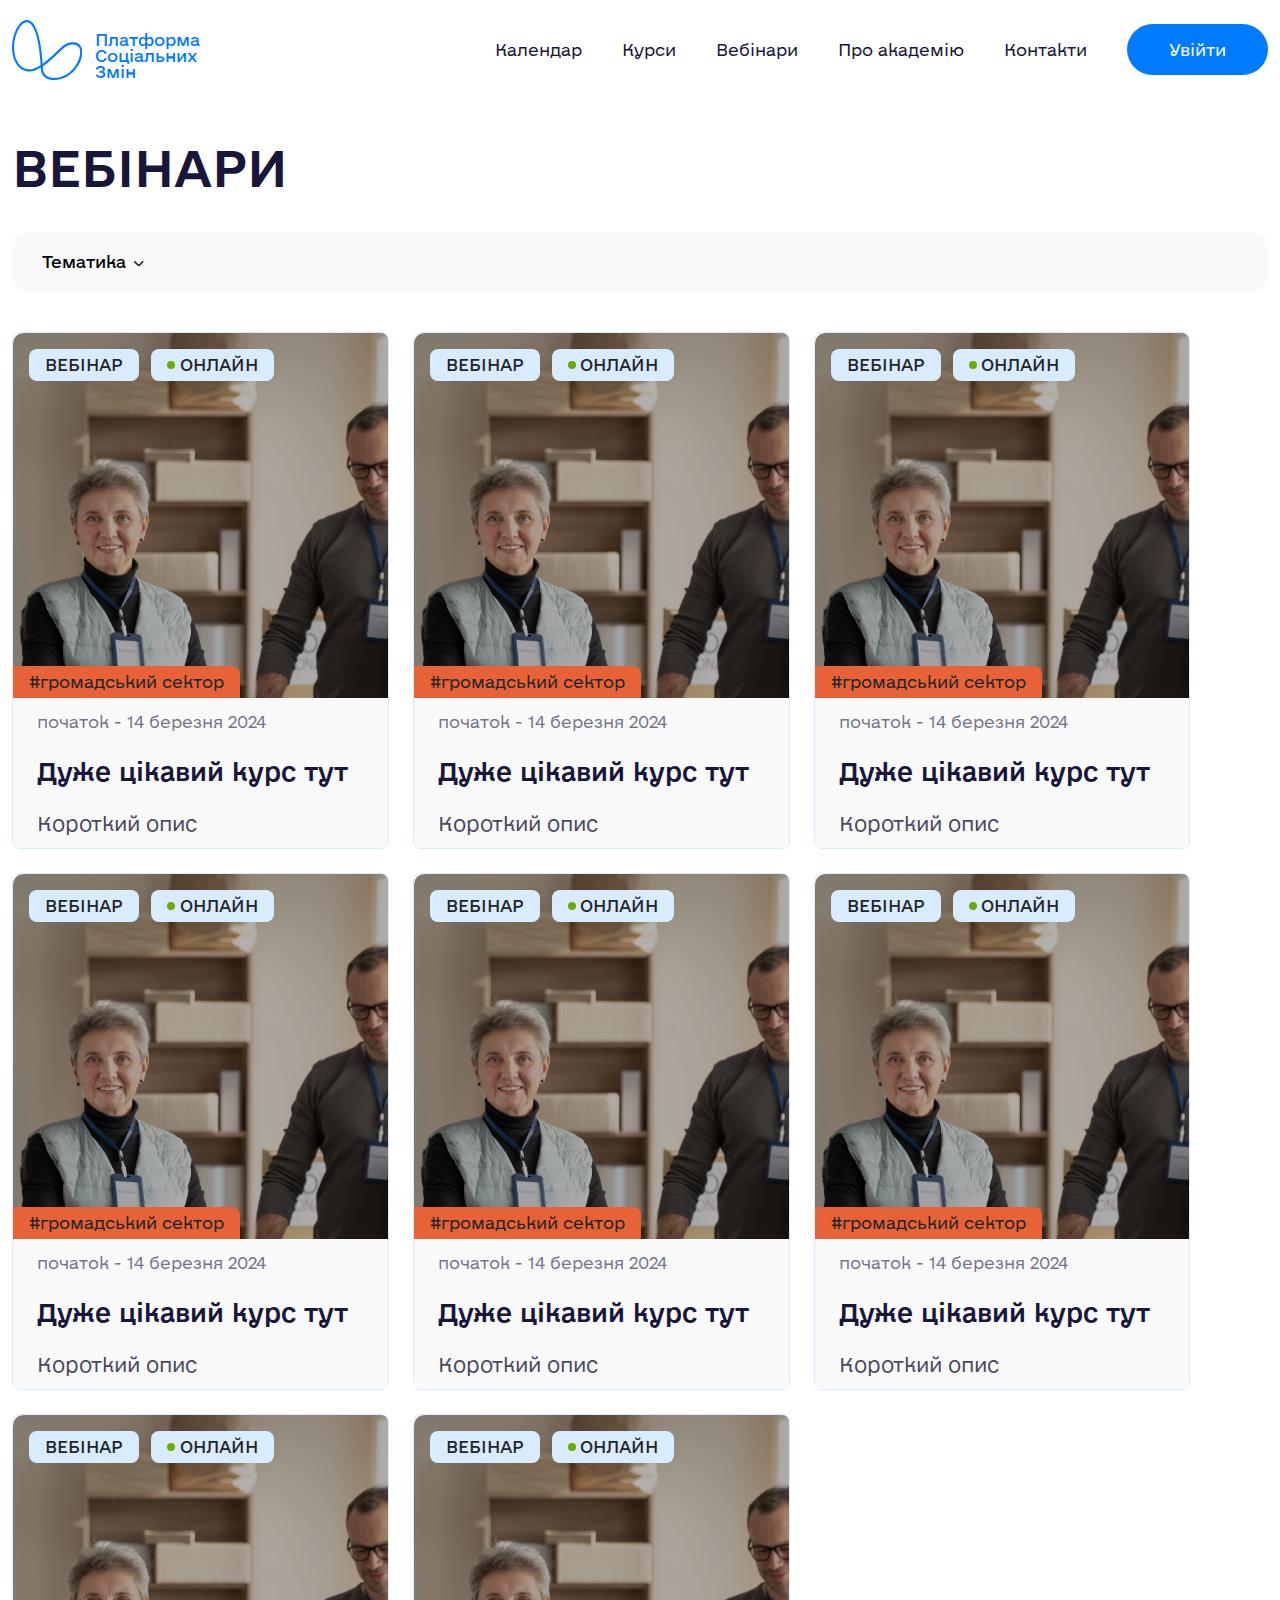
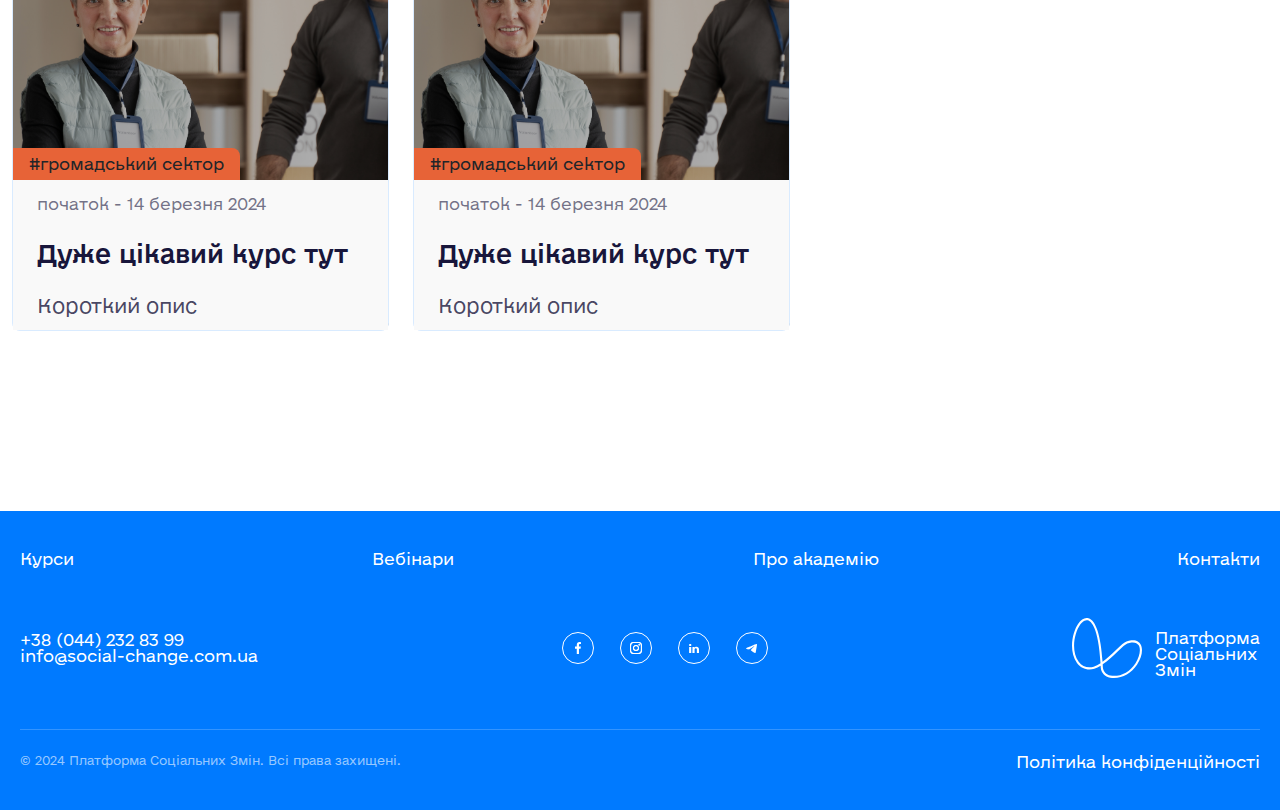
<file: webinars.html>
<!DOCTYPE html>
<html lang="en">

<head>
  <meta charset="UTF-8">
  <meta name="viewport" content="width=device-width, initial-scale=1.0">
  <link rel="stylesheet" href="css/bootstrap.min.css">
  <link rel="stylesheet" href="css/bootstrap-grid.min.css">
  <link rel="stylesheet" href="css/webinars.css">
  <title>Вебінари</title>
</head>

<body>
  <div class="modal fade" id="exampleModal" tabindex="-1" aria-labelledby="exampleModalLabel" aria-hidden="true">
    <div class="modal-dialog modal-dialog-centered">
      <div class="modal-content">
        <h2 class="modal-title">Вхід</h2>
        <input type="email" id="exampleFormControlInput1" placeholder="E-mail">
        <div class="password-container">
          <input type="text" class="inputPassword" id="inputPassword" placeholder="Пароль">
          <span class="toggle-password" onclick="togglePassword()">
            <svg width="22" height="20" viewBox="0 0 22 20" fill="none" xmlns="http://www.w3.org/2000/svg">
              <path
                d="M9.74294 3.09232C10.1494 3.03223 10.5686 3 11.0004 3C16.1054 3 19.4553 7.50484 20.5807 9.28682C20.7169 9.5025 20.785 9.61034 20.8231 9.77667C20.8518 9.90159 20.8517 10.0987 20.8231 10.2236C20.7849 10.3899 20.7164 10.4985 20.5792 10.7156C20.2793 11.1901 19.8222 11.8571 19.2165 12.5805M5.72432 4.71504C3.56225 6.1817 2.09445 8.21938 1.42111 9.28528C1.28428 9.50187 1.21587 9.61016 1.17774 9.77648C1.1491 9.9014 1.14909 10.0984 1.17771 10.2234C1.21583 10.3897 1.28393 10.4975 1.42013 10.7132C2.54554 12.4952 5.89541 17 11.0004 17C13.0588 17 14.8319 16.2676 16.2888 15.2766M2.00042 1L20.0004 19M8.8791 7.87868C8.3362 8.42157 8.00042 9.17157 8.00042 10C8.00042 11.6569 9.34356 13 11.0004 13C11.8288 13 12.5788 12.6642 13.1217 12.1213"
                stroke="#007AFF" style="stroke:#007AFF;stroke:color(display-p3 0.0000 0.4784 1.0000);stroke-opacity:1;"
                stroke-width="2" stroke-linecap="round" stroke-linejoin="round" />
            </svg>
          </span>
        </div>
        <button class="sign_in modal-sign_in">Увійти</button>
        <div class="modal-or">
          <hr class="modal-line">
          <p>або</p>
          <hr class="modal-line">
        </div>
        <div class="social-login-buttons">
          <button class="social-button google">
            <svg width="24.000000" height="24.000000" viewBox="0 0 24 24" fill="none" xmlns="http://www.w3.org/2000/svg"
              xmlns:xlink="http://www.w3.org/1999/xlink">
              <clipPath id="clip403_13230">
                <rect id="Social icon" rx="0.000000" width="23.500000" height="23.500000"
                  transform="translate(0.250000 0.250000)" fill="white" fill-opacity="0" />
              </clipPath>
              <rect rx="0.000000" width="23.500000" height="23.500000" transform="translate(0.250000 0.250000)"
                fill="#FFFFFF" fill-opacity="0" />
              <g clip-path="url(#clip403_13230)">
                <path
                  d="M23.76 12.27C23.76 11.46 23.7 10.64 23.55 9.83L12.24 9.83L12.24 14.45L18.72 14.45C18.45 15.94 17.58 17.26 16.32 18.1L16.32 21.1L20.18 21.1C22.46 19.01 23.76 15.92 23.76 12.27Z"
                  fill="#4285F4" fill-opacity="1.000000" fill-rule="nonzero" />
                <path
                  d="M12.24 24C15.47 24 18.2 22.93 20.19 21.1L16.32 18.1C15.25 18.83 13.86 19.25 12.24 19.25C9.11 19.25 6.45 17.13 5.5 14.3L1.51 14.3L1.51 17.39C3.55 21.44 7.7 24 12.24 24Z"
                  fill="#34A853" fill-opacity="1.000000" fill-rule="nonzero" />
                <path
                  d="M5.5 14.3C4.99 12.8 4.99 11.19 5.5 9.7L5.5 6.61L1.51 6.61C-0.19 10 -0.19 14 1.51 17.39L5.5 14.3Z"
                  fill="#FBBC04" fill-opacity="1.000000" fill-rule="nonzero" />
                <path
                  d="M12.24 4.74C13.95 4.72 15.6 5.36 16.84 6.54L20.26 3.12C18.1 1.08 15.22 -0.04 12.24 0C7.7 0 3.55 2.55 1.51 6.61L5.5 9.7C6.45 6.86 9.1 4.74 12.24 4.74Z"
                  fill="#EA4335" fill-opacity="1.000000" fill-rule="nonzero" />
              </g>
            </svg>
            Вхід через Google
          </button>
          <button class="social-button facebook">
            <svg width="24" height="24" viewBox="0 0 24 24" fill="none" xmlns="http://www.w3.org/2000/svg">
              <g clip-path="url(#clip0_403_13233)">
                <path
                  d="M24 12C24 5.37258 18.6274 0 12 0C5.37258 0 0 5.37258 0 12C0 17.9895 4.3882 22.954 10.125 23.8542V15.4688H7.07812V12H10.125V9.35625C10.125 6.34875 11.9166 4.6875 14.6576 4.6875C15.9701 4.6875 17.3438 4.92188 17.3438 4.92188V7.875H15.8306C14.34 7.875 13.875 8.80008 13.875 9.75V12H17.2031L16.6711 15.4688H13.875V23.8542C19.6118 22.954 24 17.9895 24 12Z"
                  fill="#1877F2" style="fill:#1877F2;fill:color(display-p3 0.0941 0.4667 0.9490);fill-opacity:1;" />
                <path
                  d="M16.6711 15.4688L17.2031 12H13.875V9.75C13.875 8.80102 14.34 7.875 15.8306 7.875H17.3438V4.92188C17.3438 4.92188 15.9705 4.6875 14.6576 4.6875C11.9166 4.6875 10.125 6.34875 10.125 9.35625V12H7.07812V15.4688H10.125V23.8542C11.3674 24.0486 12.6326 24.0486 13.875 23.8542V15.4688H16.6711Z"
                  fill="white" style="fill:white;fill-opacity:1;" />
              </g>
              <defs>
                <clipPath id="clip0_403_13233">
                  <rect width="24" height="24" fill="white" style="fill:white;fill-opacity:1;" />
                </clipPath>
              </defs>
            </svg>
            Вхід через Facebook
          </button>
        </div>
        <p class="modal-to-registration">У вас ще немає аккаунта?
          <button class="registration" data-bs-toggle="modal"
            data-bs-target="#RegistrationModal">Зареєструватися</button>
        </p>
      </div>
    </div>
  </div>
  <div class="modal fade" id="RegistrationModal" tabindex="-1" aria-labelledby="exampleModalLabel" aria-hidden="true">
    <div class="modal-dialog modal-dialog-centered">
      <div class="modal-content">
        <h2 class="modal-title">Реєстрація</h2>
        <div class="social-login-buttons">
          <button class="social-button google">
            <svg width="24.000000" height="24.000000" viewBox="0 0 24 24" fill="none" xmlns="http://www.w3.org/2000/svg"
              xmlns:xlink="http://www.w3.org/1999/xlink">
              <clipPath id="clip403_13230">
                <rect id="Social icon" rx="0.000000" width="23.500000" height="23.500000"
                  transform="translate(0.250000 0.250000)" fill="white" fill-opacity="0" />
              </clipPath>
              <rect rx="0.000000" width="23.500000" height="23.500000" transform="translate(0.250000 0.250000)"
                fill="#FFFFFF" fill-opacity="0" />
              <g clip-path="url(#clip403_13230)">
                <path
                  d="M23.76 12.27C23.76 11.46 23.7 10.64 23.55 9.83L12.24 9.83L12.24 14.45L18.72 14.45C18.45 15.94 17.58 17.26 16.32 18.1L16.32 21.1L20.18 21.1C22.46 19.01 23.76 15.92 23.76 12.27Z"
                  fill="#4285F4" fill-opacity="1.000000" fill-rule="nonzero" />
                <path
                  d="M12.24 24C15.47 24 18.2 22.93 20.19 21.1L16.32 18.1C15.25 18.83 13.86 19.25 12.24 19.25C9.11 19.25 6.45 17.13 5.5 14.3L1.51 14.3L1.51 17.39C3.55 21.44 7.7 24 12.24 24Z"
                  fill="#34A853" fill-opacity="1.000000" fill-rule="nonzero" />
                <path
                  d="M5.5 14.3C4.99 12.8 4.99 11.19 5.5 9.7L5.5 6.61L1.51 6.61C-0.19 10 -0.19 14 1.51 17.39L5.5 14.3Z"
                  fill="#FBBC04" fill-opacity="1.000000" fill-rule="nonzero" />
                <path
                  d="M12.24 4.74C13.95 4.72 15.6 5.36 16.84 6.54L20.26 3.12C18.1 1.08 15.22 -0.04 12.24 0C7.7 0 3.55 2.55 1.51 6.61L5.5 9.7C6.45 6.86 9.1 4.74 12.24 4.74Z"
                  fill="#EA4335" fill-opacity="1.000000" fill-rule="nonzero" />
              </g>
            </svg>
            Вхід через Google
          </button>
          <button class="social-button facebook">
            <svg width="24" height="24" viewBox="0 0 24 24" fill="none" xmlns="http://www.w3.org/2000/svg">
              <g clip-path="url(#clip0_403_13233)">
                <path
                  d="M24 12C24 5.37258 18.6274 0 12 0C5.37258 0 0 5.37258 0 12C0 17.9895 4.3882 22.954 10.125 23.8542V15.4688H7.07812V12H10.125V9.35625C10.125 6.34875 11.9166 4.6875 14.6576 4.6875C15.9701 4.6875 17.3438 4.92188 17.3438 4.92188V7.875H15.8306C14.34 7.875 13.875 8.80008 13.875 9.75V12H17.2031L16.6711 15.4688H13.875V23.8542C19.6118 22.954 24 17.9895 24 12Z"
                  fill="#1877F2" style="fill:#1877F2;fill:color(display-p3 0.0941 0.4667 0.9490);fill-opacity:1;" />
                <path
                  d="M16.6711 15.4688L17.2031 12H13.875V9.75C13.875 8.80102 14.34 7.875 15.8306 7.875H17.3438V4.92188C17.3438 4.92188 15.9705 4.6875 14.6576 4.6875C11.9166 4.6875 10.125 6.34875 10.125 9.35625V12H7.07812V15.4688H10.125V23.8542C11.3674 24.0486 12.6326 24.0486 13.875 23.8542V15.4688H16.6711Z"
                  fill="white" style="fill:white;fill-opacity:1;" />
              </g>
              <defs>
                <clipPath id="clip0_403_13233">
                  <rect width="24" height="24" fill="white" style="fill:white;fill-opacity:1;" />
                </clipPath>
              </defs>
            </svg>
            Вхід через Facebook
          </button>
        </div>
        <div class="modal-or">
          <hr class="modal-line">
          <p>або</p>
          <hr class="modal-line">
        </div>
        <input type="text" id="inputName" placeholder="І'мя">
        <input type="text" id="inputSurname" placeholder="Прізвище">
        <input type="tel" id="inputNumber" placeholder="Телефон" pattern="^\+380\s\(\d{2}\)\s\d{3}-\d{2}-\d{2}$">
        <input type="email" id="exampleFormControlInput2" placeholder="E-mail">


        <div class="password-container">
          <input type="password" class="inputPassword" id="inputPassword2" placeholder="Пароль">
          <span class="toggle-password" onclick="togglePassword()">
            <svg width="22" height="20" viewBox="0 0 22 20" fill="none" xmlns="http://www.w3.org/2000/svg">
              <path
                d="M9.74294 3.09232C10.1494 3.03223 10.5686 3 11.0004 3C16.1054 3 19.4553 7.50484 20.5807 9.28682C20.7169 9.5025 20.785 9.61034 20.8231 9.77667C20.8518 9.90159 20.8517 10.0987 20.8231 10.2236C20.7849 10.3899 20.7164 10.4985 20.5792 10.7156C20.2793 11.1901 19.8222 11.8571 19.2165 12.5805M5.72432 4.71504C3.56225 6.1817 2.09445 8.21938 1.42111 9.28528C1.28428 9.50187 1.21587 9.61016 1.17774 9.77648C1.1491 9.9014 1.14909 10.0984 1.17771 10.2234C1.21583 10.3897 1.28393 10.4975 1.42013 10.7132C2.54554 12.4952 5.89541 17 11.0004 17C13.0588 17 14.8319 16.2676 16.2888 15.2766M2.00042 1L20.0004 19M8.8791 7.87868C8.3362 8.42157 8.00042 9.17157 8.00042 10C8.00042 11.6569 9.34356 13 11.0004 13C11.8288 13 12.5788 12.6642 13.1217 12.1213"
                stroke="#007AFF" style="stroke:#007AFF;stroke:color(display-p3 0.0000 0.4784 1.0000);stroke-opacity:1;"
                stroke-width="2" stroke-linecap="round" stroke-linejoin="round" />
            </svg>
          </span>
        </div>
        <div class="password-container">
          <input type="password" class="inputPassword" id="confirmPassword" aria-describedby="passwordHelpBlock"
            placeholder="Підтвердіть пароль">
          <span class="toggle-password" onclick="togglePassword()">
            <svg width="22" height="20" viewBox="0 0 22 20" fill="none" xmlns="http://www.w3.org/2000/svg">
              <path
                d="M9.74294 3.09232C10.1494 3.03223 10.5686 3 11.0004 3C16.1054 3 19.4553 7.50484 20.5807 9.28682C20.7169 9.5025 20.785 9.61034 20.8231 9.77667C20.8518 9.90159 20.8517 10.0987 20.8231 10.2236C20.7849 10.3899 20.7164 10.4985 20.5792 10.7156C20.2793 11.1901 19.8222 11.8571 19.2165 12.5805M5.72432 4.71504C3.56225 6.1817 2.09445 8.21938 1.42111 9.28528C1.28428 9.50187 1.21587 9.61016 1.17774 9.77648C1.1491 9.9014 1.14909 10.0984 1.17771 10.2234C1.21583 10.3897 1.28393 10.4975 1.42013 10.7132C2.54554 12.4952 5.89541 17 11.0004 17C13.0588 17 14.8319 16.2676 16.2888 15.2766M2.00042 1L20.0004 19M8.8791 7.87868C8.3362 8.42157 8.00042 9.17157 8.00042 10C8.00042 11.6569 9.34356 13 11.0004 13C11.8288 13 12.5788 12.6642 13.1217 12.1213"
                stroke="#007AFF" style="stroke:#007AFF;stroke:color(display-p3 0.0000 0.4784 1.0000);stroke-opacity:1;"
                stroke-width="2" stroke-linecap="round" stroke-linejoin="round" />
            </svg>
          </span>
        </div>


        <label>
          <input class="real-checkbox" type="checkbox" id="confirmDog">
          <span class="custom-checkbox"></span>
          Я примаю <a href="confident.html"> Договір публічної оферти</a>
        </label>

        <button class="sign_in modal-sign_in">Зареєструватися</button>
        <p class="modal-to-registration">У вас є аккаунт?
          <button class="registration" data-bs-toggle="modal" data-bs-target="#exampleModal">Увійти</button>
        </p>
      </div>
    </div>
  </div>
  <section class="webinars-start-section">
    <div class="container webinars-start-section__container">
      <header class="webinars-start-section__header header">
        <a class="webinars-start-section__icon icon" href="index.html">
          <svg width="70.330078" height="59.999023" viewBox="0 0 70.3301 59.999" fill="none"
            xmlns="http://www.w3.org/2000/svg" xmlns:xlink="http://www.w3.org/1999/xlink">
            <defs />
            <path class="icon__img"
              d="M68.84 26.24C67.59 24.16 64.96 21.79 59.54 22.34C56.23 22.68 53.07 24.07 50.4 26.35C48.5 27.97 46.41 29.97 44.19 32.09C40.16 35.94 35.53 40.36 30.7 43.8C29.04 17.86 24.08 2.46 16.58 0.27C13.07 -0.76 9.39 1.15 6.24 5.66C2.76 10.63 0 19.13 0 27.71C0 33.85 1.41 40.02 5 44.98C9.02 50.55 16.03 52.83 22.44 50.67C24.57 49.95 26.69 48.9 28.78 47.63C28.8 48.08 28.83 48.54 28.84 49C28.85 49.15 28.86 49.3 28.87 49.45C29.22 54.64 33.21 58.95 38.35 59.71C39.63 59.9 40.9 59.99 42.16 59.99C51.27 59.99 59.79 55.16 65.46 46.58C70.35 39.18 71.7 31.01 68.84 26.24ZM21.76 48.64C16.24 50.51 10.19 48.53 6.72 43.73C-1.3 32.64 2.37 14.91 7.98 6.89C9.48 4.75 12.51 1.3 15.98 2.32C19.15 3.25 26.56 9.33 28.65 45.2C26.37 46.66 24.06 47.86 21.76 48.63L21.76 48.64ZM63.68 45.39C57.69 54.46 48.34 59.01 38.66 57.6C34.5 56.98 31.28 53.51 31 49.31C30.99 49.18 30.98 49.04 30.98 48.9C30.94 48.03 30.89 47.16 30.84 46.3C36.2 42.68 41.28 37.83 45.65 33.65C47.85 31.56 49.93 29.57 51.78 27.99C54.12 25.99 56.88 24.77 59.75 24.48C63.21 24.13 65.66 25.09 67.01 27.35C69.42 31.35 68.05 38.78 63.68 45.39L63.68 45.39Z"
              fill-opacity="1.000000" fill-rule="nonzero" />
          </svg>
          <p class="icon__text">Платформа <br> Соціальних <br> Змін</p>
        </a>
        <nav class="webinars__nav nav-menu">
          <ul class="nav-menu__list">
            <li class="nav-menu__list-item"><a href="calendar.html">Календар</a></li>
            <li class="nav-menu__list-item"><a href="courses.html">Курси</a></li>
            <li class="nav-menu__list-item"><a href="webinars.html">Вебінари</a></li>
            <li class="nav-menu__list-item"><a href="about.html">Про академію</a></li>
            <li class="nav-menu__list-item"><a href="contacts.html">Контакти</a></li>
            <li class="nav-menu__list-item">
              <button class="sign_in" data-bs-toggle="modal" data-bs-target="#exampleModal">Увійти</button>
            </li>
          </ul>
        </nav>
        <div class="burger-menu burger-blue">
          <span></span>
          <span></span>
          <span></span>
        </div>
      </header>
    </div>
  </section>
  <section class="webinars-main">
    <div class="webinars-main__container container">
      <h2 class="webinars-main__title title-black">ВЕБІНАРИ</h2>
      <div class="webinars-main__header dropdown-custom dropdown">
        <button class="webinars-main__dropdown dropdown-toggle" data-bs-toggle="dropdown" aria-expanded="false"
          data-bs-auto-close="outside">
          <p class="webinars-main__type">Тематика</p>
          <div class="webinars-main__arrow arrow_down">
            <svg width="9.505859" height="5.503174" viewBox="0 0 9.50586 5.50317" fill="none"
              xmlns="http://www.w3.org/2000/svg" xmlns:xlink="http://www.w3.org/1999/xlink">
              <path d="M0.75 0.75L4.75 4.75L8.75 0.75" stroke="#18163B" stroke-opacity="1.000000"
                stroke-width="1.500000" stroke-linejoin="round" stroke-linecap="round" />
            </svg>
          </div>
        </button>
        <ul class="dropdown-menu">
          <li>
            <label>
              <input class="real-checkbox" type="checkbox" id="social" checked>
              <span class="custom-checkbox"></span>
              соціальне підприємництво
            </label>
          </li>
          <li>
            <label>
              <input class="real-checkbox" type="checkbox" id="innovation" checked>
              <span class="custom-checkbox"></span>
              соціальні інновації
            </label>
          </li>
          <li>
            <label>
              <input class="real-checkbox" type="checkbox" id="teamBuild" checked>
              <span class="custom-checkbox"></span>
              побудова команди
            </label>
          </li>
          <li>
            <label>
              <input class="real-checkbox" type="checkbox" id="develop" checked>
              <span class="custom-checkbox"></span>
              організаційний розвиток
            </label>
          </li>
          <li>
            <label>
              <input class="real-checkbox" type="checkbox" id="strategy" checked>
              <span class="custom-checkbox"></span>
              стратегія
            </label>
          </li>
          <li>
            <label>
              <input class="real-checkbox" type="checkbox" id="organisation" checked>
              <span class="custom-checkbox"></span>
              управління організацією
            </label>
          </li>
        </ul>
      </div>
      <div class="webinars-main__content">
        <div class="event-card" data-category="innovation">
          <div class="event-card__top">
            <div class="event-card__course">
              <p>ВЕБІНАР</p>
            </div>
            <div class="event-card__online">
              <div class="event-card__dot dot dot_green"></div>
              <p>ОНЛАЙН</p>
            </div>
          </div>
          <div class="event-card__bottom">
            <div class="event-card__hashtag grom">
              <p>#громадський сектор</p>
            </div>
          </div>
          <a class="event-card__subtext" href="card.html">
            <p class="event-card__date">початок - 14 березня 2024</p>
            <h3 class="event-card__course-title">Дуже цікавий курс тут</h3>
            <p class="event-card__description">Короткий опис</p>
          </a>
        </div>
        <div class="event-card" data-category="innovation">
          <div class="event-card__top">
            <div class="event-card__course">
              <p>ВЕБІНАР</p>
            </div>
            <div class="event-card__online">
              <div class="event-card__dot dot dot_green"></div>
              <p>ОНЛАЙН</p>
            </div>
          </div>
          <div class="event-card__bottom">
            <div class="event-card__hashtag grom">
              <p>#громадський сектор</p>
            </div>
          </div>
          <a class="event-card__subtext" href="card.html">
            <p class="event-card__date">початок - 14 березня 2024</p>
            <h3 class="event-card__course-title">Дуже цікавий курс тут</h3>
            <p class="event-card__description">Короткий опис</p>
          </a>
        </div>
        <div class="event-card" data-category="social">
          <div class="event-card__top">
            <div class="event-card__course">
              <p>ВЕБІНАР</p>
            </div>
            <div class="event-card__online">
              <div class="event-card__dot dot dot_green"></div>
              <p>ОНЛАЙН</p>
            </div>
          </div>
          <div class="event-card__bottom">
            <div class="event-card__hashtag grom">
              <p>#громадський сектор</p>
            </div>
          </div>
          <a class="event-card__subtext" href="card.html">
            <p class="event-card__date">початок - 14 березня 2024</p>
            <h3 class="event-card__course-title">Дуже цікавий курс тут</h3>
            <p class="event-card__description">Короткий опис</p>
          </a>
        </div>
        <div class="event-card" data-category="social">
          <div class="event-card__top">
            <div class="event-card__course">
              <p>ВЕБІНАР</p>
            </div>
            <div class="event-card__online">
              <div class="event-card__dot dot dot_green"></div>
              <p>ОНЛАЙН</p>
            </div>
          </div>
          <div class="event-card__bottom">
            <div class="event-card__hashtag grom">
              <p>#громадський сектор</p>
            </div>
          </div>
          <a class="event-card__subtext" href="card.html">
            <p class="event-card__date">початок - 14 березня 2024</p>
            <h3 class="event-card__course-title">Дуже цікавий курс тут</h3>
            <p class="event-card__description">Короткий опис</p>
          </a>
        </div>
        <div class="event-card" data-category="innovation">
          <div class="event-card__top">
            <div class="event-card__course">
              <p>ВЕБІНАР</p>
            </div>
            <div class="event-card__online">
              <div class="event-card__dot dot dot_green"></div>
              <p>ОНЛАЙН</p>
            </div>
          </div>
          <div class="event-card__bottom">
            <div class="event-card__hashtag grom">
              <p>#громадський сектор</p>
            </div>
          </div>
          <a class="event-card__subtext" href="card.html">
            <p class="event-card__date">початок - 14 березня 2024</p>
            <h3 class="event-card__course-title">Дуже цікавий курс тут</h3>
            <p class="event-card__description">Короткий опис</p>
          </a>
        </div>
        <div class="event-card" data-category="innovation">
          <div class="event-card__top">
            <div class="event-card__course">
              <p>ВЕБІНАР</p>
            </div>
            <div class="event-card__online">
              <div class="event-card__dot dot dot_green"></div>
              <p>ОНЛАЙН</p>
            </div>
          </div>
          <div class="event-card__bottom">
            <div class="event-card__hashtag grom">
              <p>#громадський сектор</p>
            </div>
          </div>
          <a class="event-card__subtext" href="card.html">
            <p class="event-card__date">початок - 14 березня 2024</p>
            <h3 class="event-card__course-title">Дуже цікавий курс тут</h3>
            <p class="event-card__description">Короткий опис</p>
          </a>
        </div>
        <div class="event-card" data-category="innovation">
          <div class="event-card__top">
            <div class="event-card__course">
              <p>ВЕБІНАР</p>
            </div>
            <div class="event-card__online">
              <div class="event-card__dot dot dot_green"></div>
              <p>ОНЛАЙН</p>
            </div>
          </div>
          <div class="event-card__bottom">
            <div class="event-card__hashtag grom">
              <p>#громадський сектор</p>
            </div>
          </div>
          <a class="event-card__subtext" href="card.html">
            <p class="event-card__date">початок - 14 березня 2024</p>
            <h3 class="event-card__course-title">Дуже цікавий курс тут</h3>
            <p class="event-card__description">Короткий опис</p>
          </a>
        </div>
        <div class="event-card" data-category="social">
          <div class="event-card__top">
            <div class="event-card__course">
              <p>ВЕБІНАР</p>
            </div>
            <div class="event-card__online">
              <div class="event-card__dot dot dot_green"></div>
              <p>ОНЛАЙН</p>
            </div>
          </div>
          <div class="event-card__bottom">
            <div class="event-card__hashtag grom">
              <p>#громадський сектор</p>
            </div>
          </div>
          <a class="event-card__subtext" href="card.html">
            <p class="event-card__date">початок - 14 березня 2024</p>
            <h3 class="event-card__course-title">Дуже цікавий курс тут</h3>
            <p class="event-card__description">Короткий опис</p>
          </a>
        </div>
      </div>
    </div>
  </section>
  <footer class="footer-about footer">
    <div class="footer__container container">
      <div class="footer__topics">
        <a href="courses.html">Курси</a>
        <a href="webinars.html">Вебінари</a>
        <a href="about.html">Про академію</a>
        <a href="contacts.html">Контакти</a>
      </div>
      <div class="footer__info">
        <div class="footer__number-mail">
          <p>+38 (044) 232 83 99</p>
          <p>info@social-change.com.ua</p>
        </div>
        <div class="footer__socials">
          <a href="" class="footer__social"><img src="icons/facebook.svg" alt=""></a>
          <a href="" class="footer__social"><img src="icons/insta.svg" alt=""></a>
          <a href="" class="footer__social"><img src="icons/linkedin.svg" alt=""></a>
          <a href="" class="footer__social"><img src="icons/tg.svg" alt=""></a>
        </div>
        <div class="footer__icon icon">
          <img class="icon__img" src="icons/Vector (2).svg" alt="">
          <p class="icon__text">Платформа <br> Соціальних <br> Змін</p>
        </div>
      </div>
      <div class="footer__copyright">
        <p>© 2024 Платформа Соціальних Змін. Всі права захищені.</p>
        <a href="confident.html">Політика конфіденційності</a>
      </div>
    </div>
  </footer>
  <script src="js/bootstrap.bundle.min.js"></script>
  <script>
    const checkboxes = document.querySelectorAll('.dropdown-menu input[type="checkbox"]');
    const courseCards = document.querySelectorAll('.event-card');

    function filterWebinars() {
      const activeCategories = Array.from(checkboxes)
        .filter(checkbox => checkbox.checked)
        .map(checkbox => checkbox.id);

      courseCards.forEach(card => {
        const category = card.getAttribute('data-category');

        if (activeCategories.includes(category)) {
          card.style.display = 'flex';
        } else {
          card.style.display = 'none';
        }
      });
    }

    checkboxes.forEach(checkbox => {
      checkbox.addEventListener('change', filterWebinars);
    });

    filterWebinars();
  </script>
  <script src="js/passwordChanger.js"></script>
  <script src="js/burger.js"></script>
</body>

</html>
</file>
<file: css/style.css>
/*! normalize.css v8.0.1 | MIT License | github.com/necolas/normalize.css */
/* Document
   ========================================================================== */
/**
 * 1. Correct the line height in all browsers.
 * 2. Prevent adjustments of font size after orientation changes in iOS.
 */
html {
  line-height: 1.15; /* 1 */
  -webkit-text-size-adjust: 100%; /* 2 */
}

/* Sections
   ========================================================================== */
/**
 * Remove the margin in all browsers.
 */
body {
  margin: 0;
}

/**
 * Render the `main` element consistently in IE.
 */
main {
  display: block;
}

/**
 * Correct the font size and margin on `h1` elements within `section` and
 * `article` contexts in Chrome, Firefox, and Safari.
 */
h1 {
  font-size: 2em;
  margin: 0.67em 0;
}

/* Grouping content
   ========================================================================== */
/**
 * 1. Add the correct box sizing in Firefox.
 * 2. Show the overflow in Edge and IE.
 */
hr {
  box-sizing: content-box; /* 1 */
  height: 0; /* 1 */
  overflow: visible; /* 2 */
}

/**
 * 1. Correct the inheritance and scaling of font size in all browsers.
 * 2. Correct the odd `em` font sizing in all browsers.
 */
pre {
  font-family: monospace, monospace; /* 1 */
  font-size: 1em; /* 2 */
}

/* Text-level semantics
   ========================================================================== */
/**
 * Remove the gray background on active links in IE 10.
 */
a {
  background-color: transparent;
}

/**
 * 1. Remove the bottom border in Chrome 57-
 * 2. Add the correct text decoration in Chrome, Edge, IE, Opera, and Safari.
 */
abbr[title] {
  border-bottom: none; /* 1 */
  text-decoration: underline; /* 2 */
  -webkit-text-decoration: underline dotted;
          text-decoration: underline dotted; /* 2 */
}

/**
 * Add the correct font weight in Chrome, Edge, and Safari.
 */
b,
strong {
  font-weight: bolder;
}

/**
 * 1. Correct the inheritance and scaling of font size in all browsers.
 * 2. Correct the odd `em` font sizing in all browsers.
 */
code,
kbd,
samp {
  font-family: monospace, monospace; /* 1 */
  font-size: 1em; /* 2 */
}

/**
 * Add the correct font size in all browsers.
 */
small {
  font-size: 80%;
}

/**
 * Prevent `sub` and `sup` elements from affecting the line height in
 * all browsers.
 */
sub,
sup {
  font-size: 75%;
  line-height: 0;
  position: relative;
  vertical-align: baseline;
}

sub {
  bottom: -0.25em;
}

sup {
  top: -0.5em;
}

/* Embedded content
   ========================================================================== */
/**
 * Remove the border on images inside links in IE 10.
 */
img {
  border-style: none;
}

/* Forms
   ========================================================================== */
/**
 * 1. Change the font styles in all browsers.
 * 2. Remove the margin in Firefox and Safari.
 */
button,
input,
optgroup,
select,
textarea {
  font-family: inherit; /* 1 */
  font-size: 100%; /* 1 */
  line-height: 1.15; /* 1 */
  margin: 0; /* 2 */
}

/**
 * Show the overflow in IE.
 * 1. Show the overflow in Edge.
 */
button,
input { /* 1 */
  overflow: visible;
}

/**
 * Remove the inheritance of text transform in Edge, Firefox, and IE.
 * 1. Remove the inheritance of text transform in Firefox.
 */
button,
select { /* 1 */
  text-transform: none;
}

/**
 * Correct the inability to style clickable types in iOS and Safari.
 */
button,
[type=button],
[type=reset],
[type=submit] {
  -webkit-appearance: button;
}

/**
 * Remove the inner border and padding in Firefox.
 */
button::-moz-focus-inner,
[type=button]::-moz-focus-inner,
[type=reset]::-moz-focus-inner,
[type=submit]::-moz-focus-inner {
  border-style: none;
  padding: 0;
}

/**
 * Restore the focus styles unset by the previous rule.
 */
button:-moz-focusring,
[type=button]:-moz-focusring,
[type=reset]:-moz-focusring,
[type=submit]:-moz-focusring {
  outline: 1px dotted ButtonText;
}

/**
 * Correct the padding in Firefox.
 */
fieldset {
  padding: 0.35em 0.75em 0.625em;
}

/**
 * 1. Correct the text wrapping in Edge and IE.
 * 2. Correct the color inheritance from `fieldset` elements in IE.
 * 3. Remove the padding so developers are not caught out when they zero out
 *    `fieldset` elements in all browsers.
 */
legend {
  box-sizing: border-box; /* 1 */
  color: inherit; /* 2 */
  display: table; /* 1 */
  max-width: 100%; /* 1 */
  padding: 0; /* 3 */
  white-space: normal; /* 1 */
}

/**
 * Add the correct vertical alignment in Chrome, Firefox, and Opera.
 */
progress {
  vertical-align: baseline;
}

/**
 * Remove the default vertical scrollbar in IE 10+.
 */
textarea {
  overflow: auto;
}

/**
 * 1. Add the correct box sizing in IE 10.
 * 2. Remove the padding in IE 10.
 */
[type=checkbox],
[type=radio] {
  box-sizing: border-box; /* 1 */
  padding: 0; /* 2 */
}

/**
 * Correct the cursor style of increment and decrement buttons in Chrome.
 */
[type=number]::-webkit-inner-spin-button,
[type=number]::-webkit-outer-spin-button {
  height: auto;
}

/**
 * 1. Correct the odd appearance in Chrome and Safari.
 * 2. Correct the outline style in Safari.
 */
[type=search] {
  -webkit-appearance: textfield; /* 1 */
  outline-offset: -2px; /* 2 */
}

/**
 * Remove the inner padding in Chrome and Safari on macOS.
 */
[type=search]::-webkit-search-decoration {
  -webkit-appearance: none;
}

/**
 * 1. Correct the inability to style clickable types in iOS and Safari.
 * 2. Change font properties to `inherit` in Safari.
 */
::-webkit-file-upload-button {
  -webkit-appearance: button; /* 1 */
  font: inherit; /* 2 */
}

/* Interactive
   ========================================================================== */
/*
 * Add the correct display in Edge, IE 10+, and Firefox.
 */
details {
  display: block;
}

/*
 * Add the correct display in all browsers.
 */
summary {
  display: list-item;
}

/* Misc
   ========================================================================== */
/**
 * Add the correct display in IE 10+.
 */
template {
  display: none;
}

/**
 * Add the correct display in IE 10.
 */
[hidden] {
  display: none;
}

html, body, div, span, applet, object, iframe,
h1, h2, h3, h4, h5, h6, p, blockquote, pre,
a, abbr, acronym, address, big, cite, code,
del, dfn, em, img, ins, kbd, q, s, samp,
small, strike, strong, sub, sup, tt, var,
b, u, i, center,
dl, dt, dd, ol, ul, li,
fieldset, form, label, legend,
table, caption, tbody, tfoot, thead, tr, th, td,
article, aside, canvas, details, embed,
figure, figcaption, footer, header, hgroup,
menu, nav, output, ruby, section, summary,
time, mark, audio, video {
  margin: 0;
  padding: 0;
  border: 0;
  font-size: 100%;
  font: inherit;
  vertical-align: baseline;
}

article, aside, details, figcaption, figure,
footer, header, hgroup, menu, nav, section {
  display: block;
}

html {
  height: 100%;
}

body {
  line-height: 1;
}

ol, ul {
  list-style: none;
}

blockquote, q {
  quotes: none;
}

blockquote:before, blockquote:after,
q:before, q:after {
  content: "";
  content: none;
}

table {
  border-collapse: collapse;
  border-spacing: 0;
}

@font-face {
  font-family: "UkraineHead";
  src: url("../fonts/e-UkraineHead-Regular.otf");
  font-weight: 400;
  font-style: normal;
}
@font-face {
  font-family: "UkraineHead";
  src: url("../fonts/e-UkraineHead-Medium.otf");
  font-weight: 500;
  font-style: normal;
}
@font-face {
  font-family: "UkraineHead";
  src: url("../fonts/e-UkraineHead-Light.otf");
  font-weight: 300;
  font-style: normal;
}
input[type=password]::-ms-reveal,
input[type=password]::-ms-clear,
input[type=password]::-webkit-textfield-decoration-container {
  display: none;
}

input[type=password]::-webkit-textfield-decoration-container,
input[type=password]::-webkit-clear-button,
input[type=password]::-webkit-inner-spin-button,
input[type=password]::-webkit-outer-spin-button {
  display: none;
}

* {
  box-sizing: border-box;
}

a {
  text-decoration: none;
  color: #18163B;
  margin: 0;
}

body {
  padding-top: 24px;
  font-family: UkraineHead;
  font-size: 1rem;
}

input {
  border: 0;
  outline: none;
}

#inputPassword {
  margin-bottom: 0;
}

#inputPassword2 {
  margin-bottom: 0;
}

#confirmPassword {
  margin-bottom: 0;
}

.password-container {
  position: relative;
  display: flex;
  align-items: center;
  margin-bottom: 16px;
}

.password-container input {
  flex: 1 1 100%;
}

.toggle-password {
  position: absolute;
  right: 26px;
  top: 35%;
  cursor: pointer;
  font-size: 18px;
  z-index: 2;
}

.container {
  position: relative;
  max-width: 1392px;
  margin: 0 auto;
}

.blue-block {
  background-color: #007AFF;
  border-radius: 32px;
  width: 96%;
}

.social-login-buttons {
  display: flex;
  flex-direction: column;
  gap: 10px;
}

.social-button {
  display: flex;
  align-items: center;
  justify-content: center;
  gap: 10px;
  background-color: white;
  padding: 19px;
  border: none;
  border-radius: 25px;
  font-size: 1.125em;
  color: rgb(24, 22, 59);
  cursor: pointer;
  width: 100%;
  transition: background-color 0.3s;
}

.social-login-buttons {
  margin-bottom: 24px;
}

.social-button:hover {
  opacity: 0.9;
}

#RegistrationModal label {
  color: white;
}
#RegistrationModal a {
  color: white;
  text-decoration: underline;
}

.custom-checkbox {
  border: 2px solid rgb(208, 213, 221);
  position: relative;
  display: inline-block;
  color: white;
  width: 20px;
  height: 20px;
  background-color: white;
  vertical-align: sub;
  border-radius: 6px;
  margin-right: 12px;
}

.custom-checkbox::before {
  content: "";
  width: 14px;
  height: 14px;
  display: inline-block;
  background-image: url(../icons/check.svg);
  background-size: contain;
  position: absolute;
  background-repeat: no-repeat;
  left: 50%;
  top: 60%;
  transform: translate(-50%, -50%) scale(0);
}

.real-checkbox:checked + .custom-checkbox::before {
  transform: translate(-50%, -50%) scale(1);
}

.real-checkbox {
  width: 0;
  height: 0;
  opacity: 0;
  position: absolute;
  z-index: -1;
}

.modal-content {
  padding: 32px;
  width: 650px;
  background-color: #007AFF;
  border-radius: 24px;
}
.modal input {
  border-radius: 16px;
  padding: 20px 24px;
  margin-bottom: 16px;
}
.modal-sign_in {
  background-color: black;
  color: white;
  width: 100% !important;
  margin-bottom: 24px;
  height: 64px !important;
}
.modal-title {
  align-self: center;
  margin-bottom: 32px;
  font-size: 2em;
  color: white;
}
.modal-line {
  width: 253px;
  height: 1px;
  border-top: 1px solid rgb(255, 255, 255);
  opacity: 0.4;
}
.modal-or {
  display: flex;
  justify-content: space-between;
  align-items: center;
  margin-bottom: 24px;
}
.modal-or p {
  color: white;
}
.modal-to-registration {
  color: white;
  align-self: center;
}

.registration {
  font-weight: 700;
  font-size: 1.125em;
  background: none;
  border: none;
  padding: 0;
  margin: 0;
  color: inherit;
  font: inherit;
  cursor: pointer;
  outline: none;
}

.icon {
  display: flex;
  align-items: flex-end;
}
.icon__img {
  margin-right: 13px;
}
.icon__text {
  color: white;
}

.sign_in {
  border-radius: 300px;
  width: 141px;
  height: 51px;
  border: 0;
  font-weight: 300;
}

.start-section {
  position: relative;
  margin: 0 auto;
  padding-top: 24px;
  margin-bottom: 204px;
}
.start-section__backround-svg {
  z-index: 0;
  position: absolute;
  top: 0;
  right: 0;
}
.start-section__container {
  display: flex;
  flex-direction: column;
  justify-content: space-between;
  min-height: 729px;
}
.start-section__p {
  max-width: 691px;
  color: white;
  font-size: 1.5rem;
  font-weight: 300;
}
.start-section__icon {
  margin-right: 20px;
}
.start-section__title {
  margin-bottom: 40px;
  font-weight: 500;
}

.header {
  display: flex;
  justify-content: space-between;
  align-items: center;
}

.title_white {
  color: white;
  font-size: 4rem;
  text-transform: uppercase;
  font-weight: 500;
}

.nav-menu__list {
  display: flex;
  justify-content: space-evenly;
  align-items: center;
  flex-wrap: wrap;
}
.nav-menu__list-item {
  margin-right: 40px;
}
.nav-menu__list-item a {
  color: white;
  font-weight: 300;
}
.nav-menu__list-item:last-child {
  margin-right: 0;
}

.burger-menu {
  display: none;
  cursor: pointer;
  flex-direction: column;
  gap: 5px;
  z-index: 21;
}
.burger-menu span {
  width: 30px;
  background-color: white;
  height: 3px;
  border-radius: 5px;
  transition: all 0.3s ease-in-out;
}
.burger-menu.open span:nth-child(1) {
  transform: rotate(45deg);
  position: absolute;
}
.burger-menu.open span:nth-child(2) {
  opacity: 0;
}
.burger-menu.open span:nth-child(3) {
  transform: rotate(-45deg);
  position: absolute;
}

.burger-blue {
  background-color: white;
}
.burger-blue span {
  background-color: #007AFF;
}

.burger-white span {
  background-color: white;
}

.more-info {
  display: flex;
  align-items: center;
  margin-bottom: 40px;
}
.more-info__circle {
  margin-right: 16px;
}
.more-info__text {
  color: white;
}

.circle {
  width: 56px;
  height: 56px;
  border: 1px solid white;
  border-radius: 50%;
  display: flex;
  justify-content: center;
  align-items: center;
}

.title-black {
  color: #18163B;
  font-size: 3rem;
  font-weight: 500;
}

.second-section {
  margin-bottom: 180px;
}
.second-section__to-events {
  align-self: center;
}
.second-section__container {
  display: flex;
  flex-direction: column;
}
.second-section__soon-events {
  display: flex;
  flex-direction: row;
  justify-content: space-between;
  margin-bottom: 60px;
  flex-wrap: wrap;
  gap: 2%;
}
.second-section__title {
  margin-bottom: 60px;
  font-weight: 500;
}

.rel {
  background: #8A40FF;
}

.grom {
  background-color: rgb(231, 99, 55);
}

.bus {
  background: #FFBA00;
}

.event-card {
  border: 1px solid #D9EBFF;
  position: relative;
  flex: 1 1 31%;
  height: 517px;
  max-width: 48%;
  background-image: url("../img/Frame 174.png");
  background-size: cover;
  background-repeat: no-repeat;
  border-radius: 8px;
  display: flex;
  flex-direction: column;
  justify-content: space-between;
}
.event-card__hashtag {
  border-radius: 0 8px 0 0;
  padding: 8px 16px;
  display: inline-block;
  position: absolute;
  left: 0;
  bottom: 150px;
}
.event-card__hashtag p {
  font-weight: 300;
}
.event-card__dot {
  margin-right: 4.5px;
}
.event-card__top {
  display: flex;
  margin: 16px 0 0 16px;
}
.event-card__course {
  background-color: #D9EBFF;
  padding: 8px 16px;
  margin-right: 12px;
  border-radius: 8px;
}
.event-card__course p {
  font-style: 14px;
}
.event-card__online {
  display: flex;
  align-items: center;
  background-color: #D9EBFF;
  border-radius: 8px;
  padding: 8px 16px;
}
.event-card__online p {
  font-style: 14px;
}
.event-card__subtext {
  padding-left: 24px;
  height: 150px;
  width: 100%;
  background: #F9F9F9;
  display: flex;
  flex-direction: column;
  justify-content: space-around;
}
.event-card__date {
  font-style: 14px;
  color: rgba(24, 22, 59, 0.6);
  font-weight: 300;
}
.event-card__course-title {
  font-size: 1.5rem;
  color: rgb(24, 22, 59);
  font-weight: 500;
}
.event-card__description {
  font-size: 1.2rem;
  color: rgba(24, 22, 59, 0.8);
  font-weight: 300;
}

.dot {
  width: 8px;
  height: 8px;
  border-radius: 50%;
}
.dot_green {
  background: #6BAC00;
}
.dot_red {
  background: #FFBA00;
}

.to-button {
  padding: 0 30px;
  border-radius: 300px;
  background-color: #007AFF;
  display: inline-flex;
  align-items: center;
  justify-content: start;
}
.to-button a {
  padding: 20px 0;
  color: white;
  display: flex;
  justify-content: center;
  align-items: center;
  font-style: 18px;
}
.to-button__arrow {
  margin-left: 21px;
  transform: rotate(-90deg);
}

.third-section {
  margin: 0 auto;
  margin-bottom: 180px;
}
.third-section__container {
  min-height: 459px;
  padding: 20px 20px;
  display: flex;
  flex-direction: column;
  justify-content: space-evenly;
}

.course-vebinars {
  display: flex;
  flex-wrap: wrap;
  justify-content: space-between;
}
.course-vebinars__course-vebinar {
  border-radius: 24px;
  padding: 0px 32px;
  display: flex;
  flex-direction: column;
  justify-content: space-evenly;
  background-color: white;
  flex: 0 1 48%;
  min-height: 286px;
}
.course-vebinars__number {
  display: flex;
  justify-content: center;
  max-width: 0px;
  color: rgb(0, 122, 255);
  font-style: 24px;
  border-radius: 300px;
  padding: 8px 24px;
  border: 1px solid rgba(0, 122, 255, 0.2);
}
.course-vebinars__title {
  font-size: 2rem;
  font-weight: 500;
}
.course-vebinars__button {
  align-self: start;
}

.fourth-section {
  overflow: hidden;
}
.fourth-section__container {
  min-height: 800px;
  display: flex;
  flex-direction: column;
  align-items: flex-start;
}
.fourth-section__notion {
  display: flex;
  flex-wrap: wrap;
  gap: 50px;
  justify-content: center;
  align-items: center;
}
.fourth-section__title {
  margin-bottom: 60px;
}
.fourth-section__background {
  position: absolute;
  z-index: 0;
  right: -20%;
}

.note {
  display: inline-block;
  padding: 32px 40px;
  border-radius: 24px;
  background-color: rgb(217, 235, 255);
  border: 1px solid rgb(217, 235, 255);
}
.note p {
  font-size: 1.5rem;
  color: rgb(0, 122, 255);
  font-weight: 500;
}
.note:nth-child(3) {
  align-self: center;
}

.question-section {
  margin: 0 auto;
  padding: 60px 0;
  margin-bottom: 180px;
}
.question-section__accordions {
  min-height: 1049px;
  display: flex;
  flex-direction: column;
  gap: 24px;
  align-items: center;
  width: 66%;
  margin-bottom: 60px;
}
.question-section__text-us {
  font-size: 1.25rem;
  color: white;
  margin-bottom: 24px;
}
.question-section__mail {
  display: inline-block;
  text-align: center;
  border-radius: 16px;
  background-color: white;
  padding: 20px 24px;
}
.question-section__mail p {
  font-size: 1.25rem;
  color: rgb(0, 122, 255);
  font-weight: 500;
}
.question-section__title {
  font-size: 3rem;
  margin-bottom: 60px;
}
.question-section__subtitle {
  font-size: 2.25rem;
  margin-bottom: 40px;
}
.question-section__container {
  min-height: 1312px;
  display: flex;
  flex-direction: column;
  align-items: center;
}

.accordion-item:first-of-type, .accordion-item, .accordion-item:last-of-type {
  border-radius: 24px;
  overflow: hidden;
  width: 866px;
  background-color: white;
}

.accordion-button {
  padding: 32px 32px;
  font-size: 1.25rem;
  border-radius: 24px;
  color: rgb(0, 122, 255);
  font-weight: 500;
}

.accordion-button::after {
  text-align: center;
  border-radius: 50%;
  border: 1px solid rgba(0, 122, 255, 0.2);
  width: 40px;
  height: 40px;
}

.collapsed::after {
  transition: 0.5s;
  background-image: url("../img/plus.svg");
  background-position: center;
  text-align: center;
}

.accordion-button:not(.collapsed)::after {
  transition: 0.5s;
  background-image: url("../icons/down.svg");
  text-align: center;
  background-position: center;
}

.accordion-button:not(.collapsed) {
  color: #007AFF;
}

.accordion-body {
  color: #007AFF;
  padding: 0px 32px 15px 32px;
}

.footer {
  background-color: #007AFF;
  padding: 0 20px;
}
.footer a, .footer p {
  font-size: 1rem;
  color: white;
  font-weight: 300;
}
.footer__container {
  padding: 40px 0;
  min-height: 299px;
  display: flex;
  flex-direction: column;
  justify-content: space-between;
}
.footer__social {
  display: flex;
  justify-content: center;
  align-items: center;
  border: 1px solid rgb(255, 255, 255);
  border-radius: 50%;
  width: 32px;
  height: 32px;
}
.footer__topics {
  display: flex;
  justify-content: space-between;
  align-items: center;
}
.footer__info {
  display: flex;
  justify-content: space-between;
  align-items: center;
}
.footer__socials {
  display: flex;
}
.footer__social {
  margin-right: 26px;
}
.footer__social:last-child {
  margin-right: 0;
}
.footer__copyright {
  display: flex;
  justify-content: space-between;
  border-top: 1px solid rgba(255, 255, 255, 0.2);
  padding-top: 24px;
}
.footer__copyright p {
  color: rgba(255, 255, 255, 0.6);
  font-size: 0.75rem;
}

@media (min-width: 1800px) {
  .container {
    max-width: 1700px;
  }
  body {
    font-size: 1.3rem;
  }
}
@media (min-width: 2000px) {
  .container {
    max-width: 1900px;
  }
  body {
    font-size: 1.5rem;
  }
}
@media (max-width: 1080px) {
  html {
    font-size: 0.82rem;
  }
}
@media (max-width: 950px) {
  html {
    font-size: 0.75rem;
  }
  .question-section__accordions {
    width: 90%;
  }
  .accordion-item:first-of-type, .accordion-item, .accordion-item:last-of-type {
    width: 90%;
  }
  .nav-menu__list {
    display: none;
  }
  .burger-menu {
    display: flex;
  }
  .nav-menu__list.active {
    z-index: 20;
    display: flex;
    flex-direction: column;
    gap: 15px;
    justify-content: center;
    position: absolute;
    right: 15px;
    top: 10px;
  }
  .nav-menu__list.active.back {
    background-color: white;
  }
  .nav-menu__list-item {
    margin: 0;
  }
}
@media (max-width: 660px) and (min-width: 375px) {
  html {
    font-size: 0.7rem;
  }
  .icon__img {
    width: 50px;
    height: auto;
  }
  .title_white {
    font-size: 3em;
  }
  .event-card {
    max-width: 100%;
  }
  .course-vebinars {
    justify-content: center;
    gap: 20px;
  }
  .course-vebinars__course-vebinar {
    flex: 1 1 100%;
  }
  .third-section__title {
    margin-bottom: 20px;
  }
  .fourth-section__notion {
    margin-bottom: 20px;
  }
  .footer__socials {
    flex-wrap: wrap;
    justify-content: center;
    gap: 5px;
  }
  .footer__social {
    margin: 0;
  }
}/*# sourceMappingURL=style.css.map */
</file>
